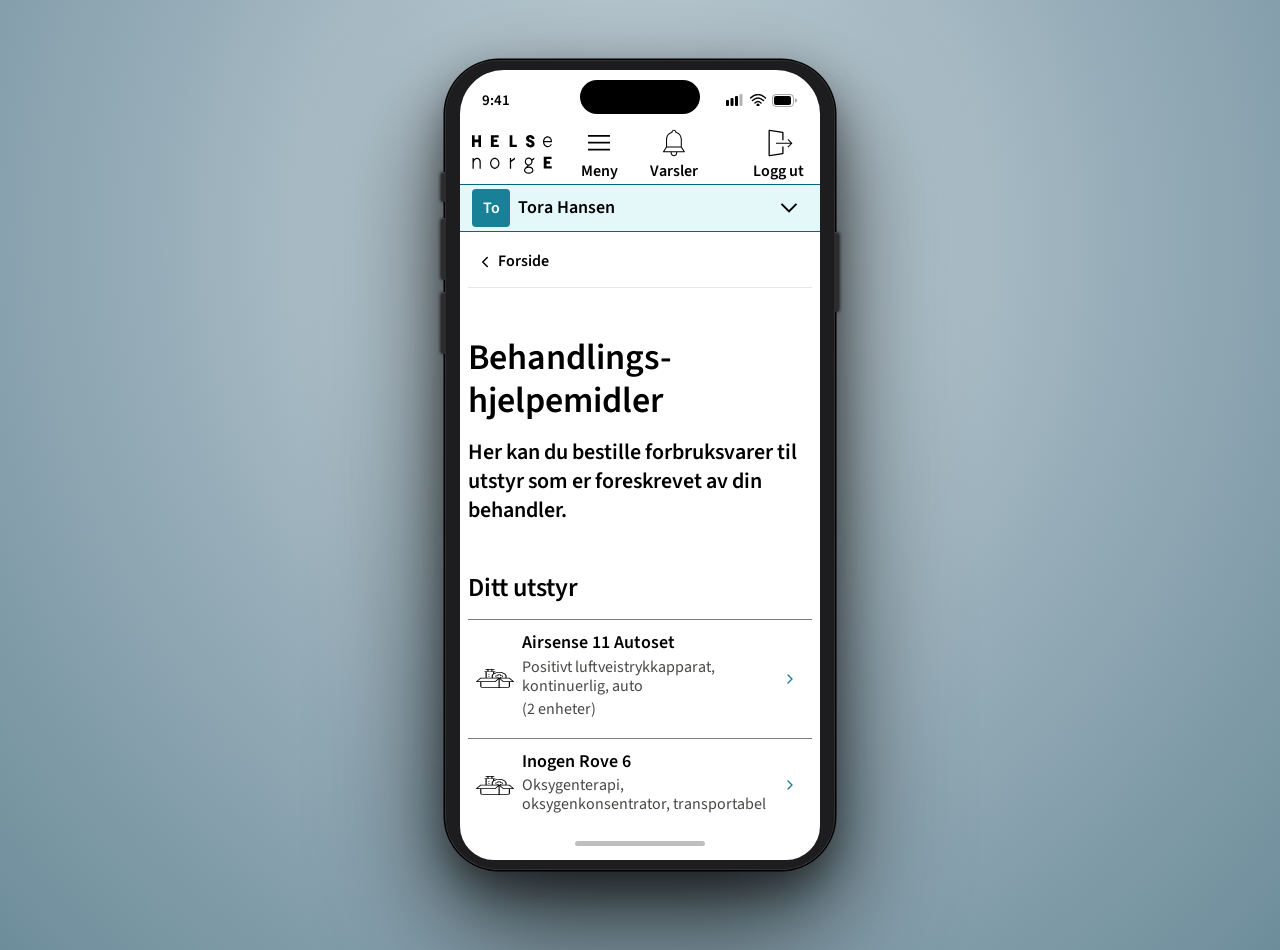
<file: behandlingshjelpemidler/index.html>
<!DOCTYPE html>
<html lang="no">
<head>
<meta charset="UTF-8">
<meta name="viewport" content="width=device-width, initial-scale=1.0">
<title>Behandlingshjelpemidler – Helsenorge</title>
<link href="https://fonts.googleapis.com/css2?family=Source+Sans+3:wght@400;600;700&family=Source+Sans+Pro:wght@400;600;700&display=swap" rel="stylesheet">
<link rel="icon" type="image/svg+xml" href="favicon.svg">
<script src="https://mcp.figma.com/mcp/html-to-design/capture.js" async></script>
<style>
:root {
  --blueberry-50:  #E4F7F9; --blueberry-100: #CAE7ED; --blueberry-200: #AFDAE3;
  --blueberry-500: #188097; --blueberry-600: #126F87; --blueberry-700: #08667C;
  --blueberry-800: #06596C; --blueberry-900: #084350;
  --cherry-50: #FFF2EA; --cherry-100: #F7E1D2; --cherry-500: #C83521; --cherry-700: #A31F0E;
  --kiwi-50: #E6F8EE; --kiwi-100: #C2EDD6; --kiwi-700: #0CA161; --kiwi-800: #099150; --kiwi-900: #078141;
  --banana-50: #FDF8DF; --banana-100: #FCF2BF; --banana-700: #AB7C00; --banana-800: #916500;
  --neutral-50: #F5F3F3; --neutral-100: #EAE7E7; --neutral-200: #D6D4D3; --neutral-300: #BDBAB9;
  --neutral-500: #989693; --neutral-600: #7D7C79; --neutral-700: #62625F;
  --neutral-800: #474745; --neutral-900: #2B2C2B;

  --color-action-text-onlight:              #126F87;
  --color-action-text-onlight-hover:        #08667C;
  --color-action-border-onlight:            #188097;
  --color-action-border-onlight-hover:      #08667C;
  --color-action-background-onlight:        #188097;
  --color-action-background-onlight-hover:  #08667C;
  --color-action-background-onlight-active: #06596C;
  --color-action-graphics-onlight:          #188097;
  --color-action-background-transparent-onlight-hover: rgba(18,111,135,0.13);

  --color-base-text-onlight:         #000000;
  --color-base-text-ondark:          #ffffff;
  --color-base-text-onlight-subdued: #474745;
  --color-base-border-onlight:       #7D7C79;
  --color-base-border-onlight-subtle:#D6D4D3;
  --color-base-background-cherry:    #FFF2EA;
  --color-base-background-dark-neutral: #2B2C2B;

  --color-notification-background-info:    #E4F7F9;
  --color-notification-border-info:        #08667C;
  --color-notification-background-warning: #FDF8DF;
  --color-notification-border-warning:     #AB7C00;
  --color-notification-background-success: #E6F8EE;
  --color-notification-border-success:     #078141;
  --color-notification-background-error:   #FFF2EA;
  --color-notification-border-error:       #A31F0E;
  --color-notification-text-success:       #078141;
  --color-notification-text-warning:       #916500;
  --color-notification-text-error:         #A31F0E;

  --color-disabled-text:     #62625F;
  --color-disabled-border:   #7D7C79;
  --color-disabled-graphics: #62625F;
  --color-help-graphics-normal: #5C27A1;
  --color-placeholder-text-onlight: #62625F;

  --component-listelements-background-neutral-light:  #F5F3F3;
  --component-listelements-background-neutral-medium: #EAE7E7;
  --component-listelements-border-neutral-normal:     #7D7C79;

  --space-4xs: 0.125rem; --space-3xs: 0.25rem; --space-2xs: 0.5rem;
  --space-xs: 0.75rem;   --space-s: 1rem;      --space-m: 1.5rem;
  --space-l: 2rem;       --space-xl: 3rem;     --space-2xl: 4rem;

  --mobile-h1: 600 2rem/120% 'Source Sans Pro', sans-serif;
  --mobile-h2: 600 1.625rem/120% 'Source Sans Pro', sans-serif;
  --mobile-h3: 600 1.375rem/136% 'Source Sans Pro', sans-serif;
  --mobile-h4: 600 1.25rem/130% 'Source Sans Pro', sans-serif;
  --mobile-label: 600 1.125rem/120% 'Source Sans Pro', sans-serif;
  --mobile-label-subdued: 400 1.125rem/120% 'Source Sans Pro', sans-serif;
  --mobile-sublabel: 600 1rem/120% 'Source Sans 3', sans-serif;
  --mobile-sublabel-subdued: 400 1rem/120% 'Source Sans 3', sans-serif;
  --mobile-body: 400 1.125rem/150% 'Source Sans Pro', sans-serif;
  --mobile-body-strong: 600 1.125rem/150% 'Source Sans Pro', sans-serif;
  --mobile-image-caption: 400 1rem/150% 'Source Sans Pro', sans-serif;

  --radius-s: 4px; --radius-m: 8px; --radius-l: 16px; --radius-full: 9999px;
  --focus-outline: 3px solid #000; --focus-offset: 2px;
}

*, *::before, *::after { box-sizing: border-box; margin: 0; padding: 0; }
[hidden] { display: none !important; }

body {
  font: var(--mobile-body);
  color: var(--color-base-text-onlight);
  background: #fff;
  display: flex; flex-direction: column; align-items: center; min-height: 100vh;
}

a:focus-visible, button:focus-visible, input:focus-visible, textarea:focus-visible {
  outline: var(--focus-outline); outline-offset: var(--focus-offset); border-radius: var(--radius-s);
}

.app {
  background: #fff; width: 100%; min-height: 100vh;
  display: flex; flex-direction: column; align-items: center; gap: var(--space-3xs);
}

/* ── Header ── */
.header { background: var(--blueberry-50); width: 100%; }
.header__top {
  background: #fff; display: flex; align-items: center;
  justify-content: space-between; padding: 0 12px;
}
.header__left { display: flex; gap: 24px; align-items: center; }
.logo { display: flex; align-items: center; text-decoration: none; flex-shrink: 0; }
.logo img { height: 34px; width: 80px; display: block; }
.icon-btn {
  display: flex; flex-direction: column; align-items: center;
  gap: 0; background: none; border: none; cursor: pointer;
  padding: 0 4px 4px; border-radius: var(--radius-m);
  color: var(--color-base-text-onlight); transition: background 0.15s;
}
.icon-btn:hover { background: var(--color-action-background-transparent-onlight-hover); }
.icon-btn__icon { width: 38px; height: 38px; display: flex; align-items: center; justify-content: center; }
.icon-btn__icon svg { display: block; }
.icon-btn__label { font: 600 16px/18px 'Source Sans Pro', sans-serif; color: var(--color-base-text-onlight); white-space: nowrap; }
.profile-bar {
  background: var(--blueberry-50);
  border-top: 1px solid var(--blueberry-700);
  border-bottom: 1px solid var(--blueberry-700);
  display: flex; align-items: center; gap: var(--space-2xs);
  padding: var(--space-3xs) var(--space-xs); cursor: pointer;
}
.profile-bar__inner { display: flex; flex: 1; gap: var(--space-2xs); align-items: center; min-width: 0; }
.avatar {
  width: 38px; height: 38px; background: var(--color-action-background-onlight);
  border-radius: var(--radius-s); display: flex; align-items: center;
  justify-content: center; flex-shrink: 0; color: #fff;
  font: 600 16px/1.4 'Source Sans Pro', sans-serif;
}
.profile-bar__name { font: var(--mobile-label); color: var(--color-base-text-onlight); white-space: nowrap; }
.chevron { width: 38px; height: 38px; display: flex; align-items: center; justify-content: center; flex-shrink: 0; }
.chevron svg { display: block; }

/* ── Page title ── */
.page-title { width: 344px; padding-top: var(--space-xl); }
.page-title h1 { font: 600 2.25rem/120% 'Source Sans Pro', sans-serif; color: var(--color-base-text-onlight); }
.page-intro { width: 344px; font: 600 1.375rem/130% 'Source Sans Pro', sans-serif; color: var(--color-base-text-onlight); }
.section-h2 { width: 344px; font: var(--mobile-h2); color: var(--color-base-text-onlight); }

/* ── Notification panel ── */
.notification-panel {
  width: 344px; border-radius: var(--radius-m);
  display: flex; gap: var(--space-xs); padding: var(--space-xs) var(--space-s); align-items: flex-start;
}
.notification-panel--info    { background: var(--color-notification-background-info); border: 2px solid var(--color-notification-border-info); border-radius: var(--radius-s); box-shadow: 4px 4px 6px 0px rgba(0,0,0,0.15); gap: 4px; padding: 8px 8px 12px 8px; }
.notification-panel--success { background: var(--color-notification-background-success); border: 2px solid var(--color-notification-border-success); border-radius: var(--radius-s); box-shadow: 4px 4px 6px 0px rgba(0,0,0,0.15); gap: 8px; padding: 8px 8px 12px 12px; }
.notification-panel--warning { background: var(--color-notification-background-warning); border-left: 4px solid var(--color-notification-border-warning); }
.notification-panel--error   { background: #FFF2EA; border: 2px solid #A31F0E; border-radius: 4px; box-shadow: 4px 4px 6px 0px rgba(0,0,0,0.15); gap: 4px; padding: 8px 8px 12px 8px; }
.notification-panel__icon { width: 24px; height: 24px; flex-shrink: 0; margin-top: 2px; }
.notification-panel__icon svg { width: 24px; height: 24px; }
.notification-panel--success .notification-panel__icon { color: var(--color-notification-border-success); }
.notification-panel--warning .notification-panel__icon { color: var(--color-notification-border-warning); }
.notification-panel--info    .notification-panel__icon { color: var(--color-notification-border-info); }
.notification-panel__body { flex: 1; min-width: 0; }
.notification-panel__title { font: var(--mobile-body-strong); color: var(--color-base-text-onlight); margin-bottom: var(--space-4xs); }
.notification-panel__text  { font: var(--mobile-image-caption); color: var(--color-base-text-onlight); }

/* ── Equipment accordion card ── */
.equipment-card {
  width: 344px; background: #fff;
  border: 1px solid var(--neutral-200); border-radius: var(--radius-m); overflow: hidden;
}
.equipment-card + .equipment-card { margin-top: var(--space-2xs); }

.equipment-card__toggle {
  width: 100%; background: var(--neutral-50); border: none;
  border-bottom: 1px solid #fff;
  padding: var(--space-s); display: flex; align-items: center;
  gap: var(--space-xs); cursor: pointer; text-align: left;
}
.equipment-card__toggle:hover,
.equipment-card--open .equipment-card__toggle { background: var(--neutral-100); }

.equipment-card__icon {
  width: 40px; height: 40px; flex-shrink: 0; object-fit: contain;
}
.equipment-card__toggle-text { flex: 1; min-width: 0; }
.equipment-card__name  { font: var(--mobile-body-strong); color: var(--color-base-text-onlight); }
.equipment-card__model { font: var(--mobile-sublabel-subdued); color: var(--color-base-text-onlight-subdued); margin-top: 2px; }

.equipment-card__chevron {
  width: 20px; height: 20px; flex-shrink: 0;
  color: var(--color-action-text-onlight);
}

/* Deaktivert status variant */
.equipment-card__deaktivert-badge {
  display: inline-flex; align-items: center; gap: 6px;
  font: 400 16px/120% 'Source Sans 3', sans-serif; color: var(--color-base-text-onlight);
  margin-bottom: 2px;
}

/* ── Help expander ── */
.help-expander { width: 100%; margin-top: 1rem; }
.help-expander__trigger {
  display: flex; align-items: center;
  width: 100%; background: none; border: none; cursor: pointer; text-align: left;
  padding: 10px 2px 4px 8px; min-height: 44px;
}
.help-expander__trigger-inner { display: flex; align-items: flex-start; gap: 8px; }
.help-expander__question-icon { flex-shrink: 0; margin-top: 1px; }
.help-expander__trigger-text { font: 600 16px/1.2 'Source Sans 3', sans-serif; color: #5B22A6; padding-top: 3px; }
.help-expander__chevron { flex-shrink: 0; transition: transform 0.2s ease; margin-left: 1rem; width: 8.8px; height: 5.5px; }
.help-expander__trigger[aria-expanded="true"] .help-expander__chevron { transform: scaleY(-1); }
.help-expander__body { }
.help-expander__content {
  background: #F4ECFE; border: 1px solid #9153E2; border-radius: 4px;
  padding: 16px 16px 16px 36px; display: flex; flex-direction: column; gap: 10px;
}
.help-expander__text { font: 400 16px/1.5 'Source Sans Pro', sans-serif; color: #000; margin: 0; }
.help-expander__link {
  color: #126F87; text-decoration: underline;
  font: 600 16px/1.5 'Source Sans Pro', sans-serif;
}

/* Body: info + consumables list — hidden when collapsed */
.equipment-card__body {
  padding: 12px 16px 32px 14px;
  display: flex; flex-direction: column; gap: var(--space-s); align-items: flex-start;
}
.equipment-card__body .btn-outline { margin-top: 1rem; }
.equipment-card__divider { border: none; height: 1px; background: #949494; margin: var(--space-xs) 0; width: 100%; }

/* Duolist */
.duolist { display: flex; flex-direction: column; gap: var(--space-xs); }
.duolist__row { display: flex; flex-direction: column; gap: 2px; }
.duolist__key { font: var(--mobile-body-strong); color: var(--color-base-text-onlight); }
.duolist__value { font: var(--mobile-body); color: var(--color-base-text-onlight); }
.duolist__value--strong { font: var(--mobile-sublabel); color: var(--color-base-text-onlight); }
.duolist__value--urgent { font: var(--mobile-sublabel); color: var(--cherry-500); }
.unit-card { border: 1px solid #BDBAB9; background: #fff; display: flex; overflow: hidden; margin-bottom: var(--space-s); }
.unit-card__inner { border: 8px solid #EAE7E7; padding: 8px; display: flex; flex: 1; align-items: flex-start; }
.unit-card__status-strip { width: 6px; flex-shrink: 0; align-self: stretch; opacity: 0; }
.unit-card__content { flex: 1; padding: 16px 16px 16px 10px; display: flex; flex-direction: column; gap: 16px; }
.unit-card__label { font: 600 22px/1.36 'Source Sans Pro', sans-serif; color: #000; }
.unit-card__body { font: 400 18px/1.5 'Source Sans Pro', sans-serif; color: #000; }
.equip-list__units { font: var(--mobile-sublabel-subdued); color: var(--color-base-text-onlight-subdued); }

/* Read-only consumable list (expanded view) */
.consumable-info-list { display: flex; flex-direction: column; }
.consumable-info-row {
  display: flex; justify-content: space-between; align-items: baseline;
  gap: var(--space-xs); padding: var(--space-2xs) 0;
  border-bottom: 1px solid var(--neutral-100);
}
.consumable-info-row:last-child { border-bottom: none; }
.consumable-info-row__name { font: var(--mobile-sublabel); color: var(--color-base-text-onlight); flex: 1; }
.consumable-info-row__quota { font: var(--mobile-sublabel-subdued); color: var(--color-disabled-text); white-space: nowrap; }

/* ── Buttons ── */
.btn-primary {
  display: flex; align-items: center; justify-content: center; gap: var(--space-2xs);
  background: var(--color-action-background-onlight); color: #fff;
  border: none; border-radius: var(--radius-m); padding: var(--space-xs) var(--space-m); min-height: 44px;
  font: var(--mobile-label); cursor: pointer; width: auto; transition: background 0.15s;
}
.btn-primary:hover { background: var(--color-action-background-onlight-hover); }
.btn-primary svg { width: 20px; height: 20px; }
.btn-primary:disabled { background: var(--neutral-200); color: var(--color-disabled-text); cursor: not-allowed; }

.btn-outline {
  display: inline-flex; align-items: center; gap: var(--space-3xs);
  background: none; border: 2px solid var(--color-action-border-onlight);
  border-radius: var(--radius-m); cursor: pointer;
  padding: var(--space-2xs) var(--space-s);
  color: var(--color-action-text-onlight); font: var(--mobile-label); font-size: 1rem;
  transition: border-color 0.15s, background 0.15s; text-decoration: none;
  width: auto;
}
.btn-outline:hover { border-color: var(--color-action-border-onlight-hover); background: var(--color-action-background-transparent-onlight-hover); }
.btn-outline svg { width: 18px; height: 18px; }

.order-cancel-link {
  font: var(--mobile-label-subdued); color: var(--color-action-text-onlight);
  text-decoration: underline; text-underline-offset: 3px; background: none;
  border: none; cursor: pointer; padding: 0; align-self: flex-start; margin-top: var(--space-2xs);
}

.btn-borderless {
  display: inline-flex; align-items: center; gap: var(--space-3xs);
  background: none; border: none; cursor: pointer;
  padding: var(--space-2xs) 0; text-decoration: none;
  color: var(--color-action-text-onlight); border-radius: var(--radius-s);
}
.btn-borderless:hover { color: var(--color-action-text-onlight-hover); }
.btn-borderless__text { font: var(--mobile-label-subdued); text-decoration: underline; text-underline-offset: 2px; }
.btn-borderless__icon { width: 38px; height: 38px; display: flex; align-items: center; justify-content: center; }
.btn-borderless__icon svg { width: 20px; height: 20px; }

/* ── Qty control ── */
.qty-control { display: flex; align-items: center; gap: var(--space-3xs); flex-shrink: 0; }
.qty-btn {
  min-width: 44px; height: 36px; border: 2px solid #188097;
  border-radius: 8px; background: none; cursor: pointer;
  display: flex; align-items: center; justify-content: center;
  padding: 0 12px;
  color: #126f87; font: 600 18px/22px 'Source Sans Pro', sans-serif; transition: background 0.15s;
}
.qty-btn:hover { background: var(--color-action-background-transparent-onlight-hover); }
.qty-btn:disabled { border: 2px dashed #989693; color: #62625f; cursor: not-allowed; }
.qty-display { font: var(--mobile-label); color: var(--color-base-text-onlight); min-width: 28px; text-align: center; }

/* ── Order flow ── */
.order-nav {
  width: 100%; display: flex; align-items: center;
  padding: 0 var(--space-s); height: 52px; border-bottom: 1px solid var(--neutral-100);
  background: #fff;
}
.order-nav__back {
  display: flex; align-items: center; gap: var(--space-3xs);
  background: none; border: none; cursor: pointer;
  color: var(--color-base-text-onlight); font: var(--mobile-sublabel); padding: var(--space-2xs);
  border-radius: var(--radius-s);
}
.order-nav__back:hover { background: var(--color-action-background-transparent-onlight-hover); }
.order-nav__back svg { width: 18px; height: 18px; }

/* ── iOS-style confirmation alert ── */
.ios-alert-overlay {
  position: fixed; inset: 0; background: rgba(0,0,0,0.4);
  display: flex; align-items: center; justify-content: center;
  z-index: 9999; padding: 20px;
}
.ios-alert {
  background: rgba(242,242,247,0.98); backdrop-filter: blur(20px);
  border-radius: 14px; width: 270px; overflow: hidden;
  box-shadow: 0 4px 32px rgba(0,0,0,0.3);
}
.ios-alert__body {
  padding: 20px 16px 16px;
  text-align: center;
}
.ios-alert__title {
  font: 600 17px/1.3 -apple-system, 'SF Pro Display', sans-serif;
  color: #000; margin-bottom: 4px;
}
.ios-alert__message {
  font: 400 13px/1.4 -apple-system, 'SF Pro Text', sans-serif;
  color: #000;
}
.ios-alert__buttons {
  display: flex; border-top: 0.5px solid rgba(60,60,67,0.29);
}
.ios-alert__btn {
  flex: 1; padding: 11px 8px;
  background: none; border: none; cursor: pointer;
  font: 400 17px/1.3 -apple-system, 'SF Pro Text', sans-serif;
  color: #007AFF;
}
.ios-alert__btn + .ios-alert__btn {
  border-left: 0.5px solid rgba(60,60,67,0.29);
}
.ios-alert__btn--confirm { font-weight: 600; }
.ios-alert__btn:active { background: rgba(0,0,0,0.1); }

/* ── Wizard progress bar ── */
.wizard-bar { width: 344px; padding: var(--space-m) 0 var(--space-s); }
.wizard-bar__track { display: flex; align-items: center; height: 24px; }
.wizard-cap { width: 4px; height: 12px; flex-shrink: 0; }
.wizard-cap--done { background: var(--blueberry-600); border-radius: 6px 0 0 6px; }
.wizard-cap--end  { background: var(--blueberry-50);  border-radius: 0 6px 6px 0; }
.wizard-seg { flex: 1; height: 12px; }
.wizard-seg--done { background: var(--blueberry-600); }
.wizard-seg--todo { background: var(--blueberry-50); }
.wizard-dot {
  width: 24px; height: 24px; flex-shrink: 0;
  position: relative; display: flex; align-items: center; justify-content: center;
}
.wizard-dot::before {
  content: ''; position: absolute; left: 0; right: 0; top: 6px; bottom: 6px;
}
.wizard-dot--done::before    { background: var(--blueberry-600); }
.wizard-dot--todo::before    { background: var(--blueberry-50); }
.wizard-dot--current::before { background: linear-gradient(to right, var(--blueberry-600) 50%, var(--blueberry-50) 50%); }
.wizard-pip { position: relative; z-index: 1; border-radius: 50%; }
.wizard-dot--done .wizard-pip    { width: 8px; height: 8px; background: #fff; }
.wizard-dot--todo .wizard-pip    { width: 8px; height: 8px; background: #fff; border: 1.5px solid var(--blueberry-200); }
.wizard-dot--current .wizard-pip { width: 20px; height: 20px; background: #fff; border: 2.5px solid var(--blueberry-600); box-shadow: 0 0 0 2px #fff; }

#viewOrder { width: 100%; display: flex; flex-direction: column; align-items: center; }
.order-step { width: 344px; display: flex; flex-direction: column; gap: var(--space-s); padding-bottom: var(--space-xl); }
.order-step .btn-primary, .order-step .btn-outline, .order-step .btn-borderless { align-self: flex-start; }
.order-step__title { font: var(--mobile-h2); color: var(--color-base-text-onlight); }
.order-step__optional { font: var(--mobile-sublabel-subdued); color: var(--color-disabled-text); margin-top: calc(-1 * var(--space-3xs)); }

/* Per-machine section in Step 1 */
.order-machine { width: 100%; border-top: 1px solid #7D7C79; border-bottom: 1px solid #7D7C79; margin-bottom: -1px; background: #fff; }
.order-machine--open { background: #F5F3F3; }
.order-machine__header {
  display: flex; align-items: center;
  padding: 8px;
  cursor: pointer; background: transparent;
  border: none; border-bottom: 0 solid #fff; width: 100%; text-align: left;
}
.order-machine--open .order-machine__header { border-bottom: 1px solid #fff; }
.order-machine__icon { width: 38px; height: 38px; flex-shrink: 0; object-fit: contain; }
.order-machine__info { flex: 1; min-width: 0; padding: 12px 0 12px 8px; }
.order-machine__label { font: 600 18px/1.2 'Source Sans Pro', sans-serif; color: #000; }
.order-machine__type { font: 400 16px/1.2 'Source Sans Pro', sans-serif; color: #474745; margin-top: 2px; }
.order-machine__chevron { width: 44px; display: flex; align-items: center; justify-content: center; flex-shrink: 0; }
.order-machine__chevron-icon { transition: transform 0.2s; }
.order-machine--open .order-machine__chevron-icon { transform: rotate(180deg); }
.order-machine__body { display: flex; flex-direction: column; background: #fff; padding: 12px 16px 32px 14px; }
.order-machine--closed .order-machine__body { display: none; }

.order-consumable-row {
  display: flex; align-items: center; gap: var(--space-xs);
  padding: var(--space-xs) 0; border-bottom: 1px solid var(--neutral-100);
}
.order-consumable-row:last-child { border-bottom: none; }
.order-consumable-row__info { flex: 1; min-width: 0; }
.order-consumable-row__name { font: var(--mobile-sublabel-subdued); color: var(--color-base-text-onlight); }
.order-consumable-row__quota { font: var(--mobile-sublabel-subdued); color: var(--color-disabled-text); margin-top: 2px; }
.order-consumable-row__last-order { font: var(--mobile-sublabel-subdued); color: var(--color-base-text-onlight-subdued); margin-top: 2px; }
.order-consumable-row__unavailable { font: var(--mobile-sublabel-subdued); display: inline-flex; align-items: center; gap: 6px; margin-top: 4px; color: var(--banana-700); }
.order-consumable-row__unavailable svg { width: 16px; height: 16px; flex-shrink: 0; }

/* Step 2: Delivery */
.radio-group { display: flex; flex-direction: column; gap: var(--space-2xs); }
.radio-item {
  display: flex; align-items: flex-start; gap: var(--space-xs);
  background: var(--neutral-50); border: 1.5px solid var(--neutral-200);
  border-radius: var(--radius-m); padding: var(--space-s); cursor: pointer;
}
.radio-item--selected { border-color: var(--color-action-border-onlight); background: var(--blueberry-50); }
.radio-item input[type="radio"] { margin-top: 3px; accent-color: var(--color-action-background-onlight); flex-shrink: 0; width: 18px; height: 18px; }
.radio-item__label { font: var(--mobile-body); color: var(--color-base-text-onlight); }
.radio-item__sub { font: var(--mobile-image-caption); color: var(--color-disabled-text); margin-top: 2px; }

.alt-address-form { display: flex; flex-direction: column; gap: var(--space-xs); margin-top: var(--space-xs); }
.form-field label { display: block; font: var(--mobile-sublabel); color: var(--color-base-text-onlight); margin-bottom: var(--space-3xs); }
.form-field input, .form-field textarea {
  width: 100%; border: 1.5px solid var(--neutral-300); border-radius: var(--radius-m);
  padding: var(--space-xs) var(--space-s); font: var(--mobile-body);
  color: var(--color-base-text-onlight); background: #fff; resize: none;
}
.form-field input:focus, .form-field textarea:focus { border-color: var(--color-action-border-onlight); outline: none; }

.form-field__error-msg { display: none; font: var(--mobile-label); color: #A31F0E; margin-bottom: var(--space-2xs); }
.form-field--error { border-left: 4px solid #A31F0E; background: var(--color-notification-background-error); border-top: 1px solid #D56147; border-right: 1px solid #D56147; border-bottom: 1px solid #D56147; padding: 16px 12px 24px 8px; }
.form-field--error .form-field__error-msg { display: block; }
.form-field--error input { border: 2px solid var(--color-base-border-onlight); }

/* Step 4: Summary */
.summary-machine {
  border: 1px solid var(--neutral-200); border-radius: var(--radius-m); overflow: hidden;
}
.summary-machine + .summary-machine { margin-top: var(--space-2xs); }
.summary-machine__header {
  background: var(--neutral-50); padding: 8px 12px;
  border-bottom: 1px solid var(--neutral-100);
  font: 600 1.2rem/120% 'Source Sans Pro', sans-serif; color: var(--color-base-text-onlight);
  margin: 0;
}
.summary-machine__model { font: var(--mobile-sublabel-subdued); color: var(--color-disabled-text); }
.order-summary-list { margin: 2px 0 0; padding: 0 0 0 1.2em; list-style: disc; display: flex; flex-direction: column; gap: 2px; }
.order-summary-list li { font: var(--mobile-body); color: var(--color-base-text-onlight); }
.confirm-table-flat { width: 100%; border-collapse: collapse; margin-bottom: var(--space-s); }
.confirm-table-flat th { background: #F5F3F3; border: 1px solid #989693; padding: 8px 12px; font: 400 16px/normal 'Source Sans Pro', sans-serif; color: #000; text-align: left; vertical-align: bottom; }
.confirm-table-flat .col-qty { width: 1%; white-space: nowrap; }
.confirm-table-flat td { background: #fff; border: 1px solid #989693; padding: 8px 12px; font: 400 16px/normal 'Source Sans Pro', sans-serif; color: #000; vertical-align: top; }

.summary-section {
  border: 1px solid var(--neutral-200); border-radius: var(--radius-m); overflow: hidden;
  margin-top: var(--space-2xs);
}
.summary-section__header {
  background: var(--neutral-50); padding: var(--space-xs) var(--space-s);
  border-bottom: 1px solid var(--neutral-100);
  font: var(--mobile-sublabel); color: var(--color-base-text-onlight);
}
.summary-section__body { padding: var(--space-xs) var(--space-s); font: var(--mobile-body); color: var(--color-base-text-onlight); }

/* ── Order history card ── */
/* ── Siste bestilling expander card ── */
.order-card {
  width: 344px; background: #fff;
  border-top: 1px solid #7D7C79;
  border-bottom: 1px solid #7D7C79;
}
.order-card__toggle {
  width: 100%; background: #fff; border: none; cursor: pointer; text-align: left;
  display: flex; align-items: center; justify-content: space-between;
  min-height: 64px; padding: var(--space-2xs);
}
.order-card__toggle:hover,
.order-card--open .order-card__toggle { background: #E7E7E7; }
.order-card__main { flex: 1; min-width: 0; padding-left: var(--space-2xs); }
.order-card__status-row {
  display: flex; align-items: center; gap: var(--space-2xs); min-height: 28px;
}
.order-card__dot-clip { width: 24px; height: 24px; flex-shrink: 0; }
.order-card__dot-clip img { width: 24px; height: 24px; display: block; }
.order-card__status-text { font: 400 1rem/1.2 'Source Sans 3', sans-serif; color: var(--neutral-800); }
.order-card__title { font: 400 1.125rem/1.2 'Source Sans Pro', sans-serif; color: #000; margin-bottom: 4px; }
.order-card__subtitle { font: 400 1.125rem/1.2 'Source Sans Pro', sans-serif; color: var(--color-base-text-onlight); }
.order-card__chevron-wrap {
  display: flex; align-items: center; justify-content: center;
  width: 44px; min-height: 48px; flex-shrink: 0;
}
.order-card__chevron-wrap img { width: 38px; height: 38px; transform: scaleY(1); transition: transform 0.2s ease; }
.order-card--open .order-card__chevron-wrap img { transform: scaleY(-1); }
.order-card__body { background: #F5F3F3; padding: var(--space-xs) var(--space-s); display: flex; flex-direction: column; gap: var(--space-xs); border-top: 1px solid var(--neutral-100); }
.order-card__machine-section { display: flex; flex-direction: column; gap: var(--space-3xs); }
.order-card__machine-section + .order-card__machine-section { padding-top: var(--space-xs); border-top: 1px solid var(--neutral-100); }
.order-card__machine-name { font: var(--mobile-sublabel); color: var(--color-base-text-onlight); margin-bottom: var(--space-3xs); }
.order-card__line { display: flex; justify-content: space-between; }
.order-card__item { font: var(--mobile-body); color: var(--color-base-text-onlight); }
.order-card__qty  { font: var(--mobile-body); color: var(--color-disabled-text); }

/* ── Equipment link list ── */
.equip-list { width: 344px; display: flex; flex-direction: column; }
.equip-list__item {
  background: #fff; border-top: 1px solid #7D7C79; border-bottom: 1px solid #7D7C79;
  border-left: none; border-right: none;
  margin-bottom: -1px; width: 100%; display: flex; cursor: pointer;
  text-align: left; min-height: 64px; overflow: hidden; padding: 0;
}
.equip-list__item:hover { background: var(--neutral-50); }
.equip-list__status-strip { width: 6px; flex-shrink: 0; align-self: stretch; }
.equip-list__inner {
  flex: 1; min-width: 0; display: flex; align-items: center;
  justify-content: space-between; padding: 8px 0 8px 2px; align-self: stretch;
}
.equip-list__element { flex: 1; min-width: 0; display: flex; flex-direction: column; }
.equip-list__status-dot-row { display: flex; align-items: center; gap: 8px; padding-top: 0.5rem; padding-bottom: 2px; padding-left: 8px; }
.equip-list__status-dot-text { font: 400 16px/1.2 'Source Sans 3', sans-serif; color: #474745; }
.equip-list__icon-frame { width: 38px; flex-shrink: 0; display: flex; align-items: center; justify-content: center; }
.equip-list__icon { width: 38px; height: 38px; object-fit: contain; }
.equip-list__label { flex: 1; min-width: 0; padding: 4px 0 10px 8px; display: flex; flex-direction: column; gap: 4px; }
.equip-list__name  { font: 600 18px/1.2 'Source Sans Pro', sans-serif; color: #000; }
.equip-list__model { font: 400 16px/1.2 'Source Sans 3', sans-serif; color: #474745; }
.equip-list__chevron { width: 44px; height: 48px; flex-shrink: 0; display: flex; align-items: center; justify-content: center; }

/* ── Link list ── */
.link-list { width: 336px; display: flex; flex-direction: column; list-style: none; padding: 0; margin: 0; }
.link-list__item {
  background: var(--component-listelements-background-neutral-light);
  border-top: 1px solid var(--component-listelements-border-neutral-normal);
  border-bottom: 1px solid var(--component-listelements-border-neutral-normal);
  display: flex; align-items: center; justify-content: space-between;
  gap: var(--space-xs); padding: var(--space-xs) var(--space-2xs);
  text-decoration: none; margin-top: -1px; transition: background 0.12s;
}
.link-list__item:first-child { margin-top: 0; }
.link-list__item:hover { background: var(--component-listelements-background-neutral-medium); }
.link-list__item span { font: var(--mobile-label-subdued); color: var(--color-base-text-onlight); flex: 1; }
.link-list__chevron { width: 38px; height: 38px; display: flex; align-items: center; justify-content: center; flex-shrink: 0; }
.link-list__chevron svg { width: 14px; height: 14px; }

/* ── Spacing ── */
.sp-3xs { height: var(--space-3xs); flex-shrink: 0; width: 100%; }
.sp-2xs { height: var(--space-2xs); flex-shrink: 0; width: 100%; }
.sp-xs  { height: var(--space-xs);  flex-shrink: 0; width: 100%; }
.sp-s   { height: var(--space-s);   flex-shrink: 0; width: 100%; }
.sp-m   { height: var(--space-m);   flex-shrink: 0; width: 100%; }
.sp-l   { height: var(--space-l);   flex-shrink: 0; width: 100%; }
.sp-xl  { height: var(--space-xl);  flex-shrink: 0; width: 100%; }

/* ── Footer ── */
.footer {
  background: var(--color-base-background-dark-neutral);
  width: 100%; padding: var(--space-m) var(--space-xs);
  display: flex; flex-direction: column; gap: var(--space-s);
}
.footer__row { display: flex; align-items: center; gap: var(--space-s); }
.footer__icon { width: 38px; height: 38px; display: flex; align-items: center; justify-content: center; flex-shrink: 0; color: #fff; }
.footer__icon svg { width: 24px; height: 24px; }
.footer__text-large { font: var(--mobile-label); color: #fff; display: block; }
.footer__text-small { font: var(--mobile-image-caption); color: var(--neutral-300); display: block; }
.footer__divider { height: 1px; background: var(--neutral-800); }
.footer__links { display: flex; flex-direction: column; gap: var(--space-s); }
.footer__link { font: var(--mobile-label-subdued); font-size: 1.125rem; color: #fff; text-decoration: none; }
.footer__link:hover { text-decoration: underline; }
.footer__lang { display: flex; gap: var(--space-m); align-items: center; }
.footer__lang-sep { width: 1px; height: 24px; background: var(--neutral-700); }
.footer__brand { font: var(--mobile-h4); color: #fff; }
/* ── Field tags (required/optional) ── */
.field-tag {
  font: 400 1rem/1.5 'Source Sans Pro', sans-serif;
  color: #474745;
  display: inline;
}
.field-tag--required {
  background: linear-gradient(180deg, rgba(252,242,191,0) 8%, rgb(252,242,191) 8%, rgb(252,242,191) 92%, rgba(252,242,191,0) 92%);
}
.field-tag--optional {
  background: linear-gradient(180deg, rgba(202,231,237,0) 8%, rgb(202,231,237) 8%, rgb(202,231,237) 92%, rgba(202,231,237,0) 92%);
}

/* ── Consumable status list (expanded equipment card) ── */
.consumable-section { border-top: 1px solid #7D7C79; border-bottom: 1px solid #7D7C79; margin-top: var(--space-m); }
.consumable-section__header { background: #F5F3F3; border-bottom: 1px solid #fff; padding: 20px 16px; font: 600 26px/1.2 'Source Sans Pro', sans-serif; color: #000; }
.consumable-section__body { padding: 12px 16px 32px 14px; display: flex; flex-direction: column; gap: 16px; align-items: flex-start; }
.consumable-section__body .btn-outline { margin-top: 1rem; }
.consumable-status-row { display: flex; flex-direction: column; gap: 2px; }
.consumable-status-row__name { font: 400 18px/1.5 'Source Sans Pro', sans-serif; color: #000; }
.consumable-status-row__last-order { font: 400 16px/1.2 'Source Sans 3', sans-serif; color: #62625F; }
.consumable-status-badge { font: 400 16px/1.2 'Source Sans 3', sans-serif; display: inline-flex; align-items: center; gap: 8px; margin-top: 2px; }
.consumable-status-badge svg { width: 16px; height: 16px; flex-shrink: 0; }
.consumable-status-badge--ok   { color: #078141; }
.consumable-status-badge--wait { color: #AB7C00; }
.consumable-status-badge--no   { color: #AB7C00; }

/* ── Delivery select dropdown ── */
.delivery-select-wrap { position: relative; }
.delivery-select-wrap::after {
  content: '';
  position: absolute; right: var(--space-s); top: 50%; transform: translateY(-50%);
  width: 0; height: 0;
  border-left: 5px solid transparent; border-right: 5px solid transparent;
  border-top: 6px solid var(--color-base-text-onlight-subdued);
  pointer-events: none;
}
.delivery-select {
  width: 100%; border: 1.5px solid var(--neutral-300); border-radius: var(--radius-m);
  padding: var(--space-xs) var(--space-s); font: var(--mobile-body);
  color: var(--color-base-text-onlight); background: #fff;
  appearance: none; -webkit-appearance: none; cursor: pointer;
}
.delivery-select:focus { border-color: var(--color-action-border-onlight); outline: none; }
.delivery-address-form { display: flex; flex-direction: column; gap: var(--space-xs); }

/* ── History view ── */
#viewHistory { width: 100%; display: flex; flex-direction: column; align-items: center; }
.history-card {
  width: 344px; background: #fff;
  border-top: 1px solid #7D7C79;
  border-bottom: 1px solid #7D7C79;
  margin-bottom: -1px;
}
.history-card__toggle {
  width: 100%; background: #fff; border: none;
  padding: 8px 8px 8px 16px; display: flex; align-items: flex-start;
  justify-content: space-between; cursor: pointer; text-align: left;
  min-height: 64px;
}
.history-card__toggle:hover,
.history-card--open .history-card__toggle { background: #E7E7E7; }
.history-card__toggle-text { flex: 1; min-width: 0; padding: 4px 0; }
.history-card__title { font: 400 1.125rem/1.2 'Source Sans Pro', sans-serif; color: var(--color-base-text-onlight); }
.history-card__date  { font: 400 1.125rem/1.2 'Source Sans Pro', sans-serif; color: var(--color-base-text-onlight); }
.history-card__toggle-text { display: flex; flex-direction: column; }
.history-card__date--top { order: -1; color: #62625f; }
.history-card__chevron-wrap {
  display: flex; align-items: center; justify-content: center;
  width: 44px; min-height: 48px; flex-shrink: 0;
}
.history-card__chevron-wrap img { width: 38px; height: 38px; transform: scaleY(1); transition: transform 0.2s ease; }
.history-card--open .history-card__chevron-wrap img { transform: scaleY(-1); }
.history-card__body {
  background: #F5F3F3;
  padding: var(--space-s); display: flex; flex-direction: column; gap: var(--space-xs);
  border-top: 1px solid var(--neutral-100);
}

/* ── Phone frame shell (desktop) ── */
.phone-wrap { display: contents; }
.phone-shell { display: contents; }
.phone-chrome-top, .phone-chrome-bottom { display: none; }
.phone-btn-silent, .phone-btn-vol-up, .phone-btn-vol-down, .phone-btn-power { display: none; }

@media (min-width: 480px) {
  body {
    background: radial-gradient(ellipse at 50% 25%, #cdd9e0 0%, #9ab0bb 50%, #6e8d9b 100%);
    padding: 60px 0 80px;
    justify-content: flex-start;
    align-items: center;
  }

  /* Outer wrapper — provides relative positioning for side buttons */
  .phone-wrap {
    display: block;
    position: relative;
    flex-shrink: 0;
  }

  /* Side buttons */
  .phone-btn-silent,
  .phone-btn-vol-up,
  .phone-btn-vol-down,
  .phone-btn-power {
    display: block;
    position: absolute;
    background: #2c2c2e;
    border-radius: 3px;
  }
  .phone-btn-silent {
    left: -4px; top: 112px;
    width: 4px; height: 30px;
    border-radius: 3px 0 0 3px;
    box-shadow: -1px 0 3px rgba(0,0,0,0.6), inset 0 1px 0 rgba(255,255,255,0.12);
  }
  .phone-btn-vol-up {
    left: -4px; top: 158px;
    width: 4px; height: 62px;
    border-radius: 3px 0 0 3px;
    box-shadow: -1px 0 3px rgba(0,0,0,0.6), inset 0 1px 0 rgba(255,255,255,0.12);
  }
  .phone-btn-vol-down {
    left: -4px; top: 232px;
    width: 4px; height: 62px;
    border-radius: 3px 0 0 3px;
    box-shadow: -1px 0 3px rgba(0,0,0,0.6), inset 0 1px 0 rgba(255,255,255,0.12);
  }
  .phone-btn-power {
    right: -4px; top: 172px;
    width: 4px; height: 80px;
    border-radius: 0 3px 3px 0;
    box-shadow: 1px 0 3px rgba(0,0,0,0.6), inset 0 1px 0 rgba(255,255,255,0.12);
  }

  /* iPhone outer frame */
  .phone-shell {
    display: flex;
    flex-direction: column;
    width: 390px;
    height: min(90vh, 852px);
    background: #1d1d1f;
    border-radius: 54px;
    padding: 10px 15px;
    box-shadow:
      inset 0 0 0 0.5px rgba(255,255,255,0.18),
      0 0 0 1.5px #000,
      0 50px 120px rgba(0,0,0,0.75),
      0 20px 40px rgba(0,0,0,0.45);
    overflow: hidden;
  }

  /* Status bar — appears as part of the screen, white background */
  .phone-chrome-top {
    display: flex;
    align-items: center;
    padding: 14px 22px 8px;
    flex-shrink: 0;
    position: relative;
    height: 54px;
    background: #fff;
    border-radius: 44px 44px 0 0;
  }
  /* Dynamic Island — black pill inside the screen */
  .phone-chrome-top__pill {
    position: absolute;
    left: 50%; top: 10px;
    transform: translateX(-50%);
    width: 120px; height: 34px;
    background: #000;
    border-radius: 18px;
    z-index: 2;
  }
  .phone-chrome-top__time {
    font: 600 15px/1 'Source Sans Pro', sans-serif;
    color: #000; flex: 1;
    position: relative; z-index: 1;
  }
  .phone-chrome-top__icons {
    display: flex; align-items: center; gap: 6px;
    position: relative; z-index: 1;
  }

  /* App — scrollable content, fills remaining height */
  .app {
    flex: 1;
    min-height: 0;
    width: 100%;
    overflow-y: auto;
    border-radius: 0;
    scrollbar-width: none;
  }
  .app::-webkit-scrollbar { display: none; }

  /* Home indicator */
  .phone-chrome-bottom {
    display: flex;
    align-items: center;
    justify-content: center;
    height: 34px;
    flex-shrink: 0;
    background: #fff;
    border-radius: 0 0 44px 44px;
  }
  .phone-chrome-bottom__bar {
    width: 130px; height: 5px;
    background: rgba(0,0,0,0.25);
    border-radius: 4px;
  }
}
</style>
</head>
<body>


<div class="phone-wrap">
<div class="phone-btn-silent"></div>
<div class="phone-btn-vol-up"></div>
<div class="phone-btn-vol-down"></div>
<div class="phone-btn-power"></div>
<div class="phone-shell">
<div class="phone-chrome-top">
  <span class="phone-chrome-top__time">9:41</span>
  <div class="phone-chrome-top__pill"></div>
  <div class="phone-chrome-top__icons">
    <svg width="18" height="12" viewBox="0 0 18 12" fill="#000"><rect x="0" y="6" width="3" height="6" rx="1"/><rect x="4.5" y="4" width="3" height="8" rx="1"/><rect x="9" y="2" width="3" height="10" rx="1"/><rect x="13.5" y="0" width="3" height="12" rx="1" opacity="0.3"/></svg>
    <svg width="16" height="12" viewBox="0 0 16 12" fill="none" stroke="#000" stroke-width="1.5" stroke-linecap="round"><path d="M0.5 4C3.2 1.5 5.5 0.5 8 0.5s4.8 1 7.5 3.5"/><path d="M2.5 6.5C4.5 4.8 6.2 4 8 4s3.5 0.8 5.5 2.5"/><path d="M5 9C6.2 7.9 7.1 7.5 8 7.5s1.8 0.4 3 1.5"/><circle cx="8" cy="11" r="0.8" fill="#000"/></svg>
    <svg width="26" height="13" viewBox="0 0 26 13" fill="none"><rect x="0.5" y="0.5" width="21" height="12" rx="3.5" stroke="#000" stroke-opacity="0.35"/><rect x="2" y="2" width="17" height="9" rx="2" fill="#000"/><path d="M23 4.5v4a2 2 0 0 0 0-4z" fill="#000" opacity="0.35"/></svg>
  </div>
</div>
<div class="app" id="app">

  <!-- ── SHARED HEADER ──────────────────────────────────── -->
  <header class="header">
    <div class="header__top">
      <div class="header__left">
        <a class="logo" href="#" aria-label="Helsenorge – til forsiden">
          <svg width="80" height="39" viewBox="0 0 80 39" fill="none" xmlns="http://www.w3.org/2000/svg"><path fill-rule="evenodd" clip-rule="evenodd" d="M56.6469 29.4761C55.1361 29.4761 53.9063 28.197 53.9063 26.6249C53.9063 25.0529 55.1361 23.7737 56.6469 23.7737C58.1578 23.7737 59.3875 25.0529 59.3875 26.6249C59.3875 28.197 58.1578 29.4761 56.6469 29.4761ZM56.7257 32.7427C58.6988 32.7427 60.3043 33.8282 60.3043 35.163C60.3043 36.4977 58.6988 37.5832 56.7257 37.5832C54.752 37.5832 53.1471 36.4977 53.1471 35.163C53.1471 33.8282 54.752 32.7427 56.7257 32.7427ZM56.6469 22.5902C54.4939 22.5902 52.7425 24.4001 52.7425 26.6249C52.7425 28.3882 53.8305 29.928 55.4536 30.4666C54.7744 31.145 53.0065 32.9161 52.8083 33.1319C52.2685 33.7314 51.9832 34.4337 51.9832 35.163C51.9832 37.1498 54.111 38.7661 56.7257 38.7661C59.3404 38.7661 61.4676 37.1498 61.4676 35.163C61.4676 33.1761 59.3404 31.5592 56.7257 31.5592C56.4352 31.5592 56.1447 31.5801 55.8571 31.6214C56.1076 31.3512 56.4446 30.9932 56.764 30.6566C58.8611 30.5921 60.5513 28.8037 60.5513 26.6249C60.5513 26.243 60.4978 25.8622 60.3914 25.491L62.2316 24.1443V22.4605L59.7874 24.2328C59.0505 23.2005 57.8919 22.5902 56.6469 22.5902ZM40.3829 0.180516H37.674V11.9726H44.8301V9.6863H40.3829V0.180516ZM58.7453 4.86556C57.8508 4.50333 56.8957 4.07356 56.8957 3.55832C56.8957 2.81055 57.2591 2.47761 58.0731 2.47761C59.4622 2.47761 59.641 3.76573 59.648 3.82072L59.6715 4.00722L62.5456 3.9588L62.5262 3.73465C62.2998 1.15542 60.2073 0 58.233 0C56.5305 0 53.9963 0.944421 53.9963 3.54457C53.9963 5.18595 55.2025 6.03354 56.3823 6.64622C56.5828 6.75022 56.8745 6.8614 57.2127 6.98991C58.2401 7.37964 59.7933 7.9696 59.7933 8.82974C59.7933 9.03297 59.6998 9.35814 59.4392 9.605C59.1587 9.87219 58.76 9.98935 58.2471 9.95289C57.0539 9.86801 56.6052 8.45496 56.6005 8.44062L56.554 8.28819L53.7352 8.37845L53.7558 8.60021C53.9169 10.3211 55.2449 12.3492 58.4571 12.4036C58.4847 12.4042 58.5118 12.4042 58.5394 12.4042C60.1203 12.4042 61.6564 11.6265 62.2957 10.4938C62.7885 9.62054 62.8226 8.09811 61.934 6.87754C61.3165 6.02935 60.2126 5.45971 58.7453 4.86556ZM74.5453 28.7194H78.1004V26.2525H74.5353V24.0146H79.5295V21.8096H71.7495V33.5616H79.6724V31.3088H74.5453V28.7194ZM39.112 23.0062H37.8375V33.8007H39.112V27.0212L43.0446 24.1443V22.4605L39.112 25.2388V23.0062ZM72.1829 6.10885C72.4252 4.00004 73.9402 2.37958 75.7109 2.37958C77.5247 2.37958 78.6438 3.73525 78.8038 6.10885H72.1829ZM80 6.70659C80 3.3001 78.3568 1.18411 75.7109 1.18411C73.0986 1.18411 70.9726 3.66113 70.9726 6.70659C70.9726 9.75145 73.0986 12.2291 75.7109 12.2291C77.3041 12.2291 78.7809 11.3056 79.6607 9.75922L79.7642 9.57751L78.7456 8.97977L78.6427 9.16089C77.9752 10.3336 76.8789 11.0336 75.7109 11.0336C73.9402 11.0336 72.4252 9.41313 72.1829 7.30432H80V6.70659ZM6.35683 4.58164H2.60119V0.180516H0V11.9439H2.68059V7.25411H6.42388V11.987H9.02918V0.180516H6.35683V4.58164ZM26.8323 9.67972H21.7052V7.09033H25.2597V4.62408H21.6946V2.38556H26.6894V0.180516H18.9082V11.9326H26.8323V9.67972ZM5.03183 22.6518C3.82621 22.6518 2.73057 23.2716 1.76726 24.4964V23.0062H0.492832V33.8007H1.76726V27.7481C1.76726 25.9507 3.24752 24.0122 4.70073 23.9082C5.51349 23.8502 6.12512 24.0188 6.57972 24.4246C7.13548 24.9226 7.45189 25.8054 7.52069 27.0487C7.62067 28.8545 7.58656 33.5431 7.58656 33.5903L7.5848 33.8007H8.75101V26.7397C8.75101 24.708 7.47365 22.6518 5.03183 22.6518ZM22.7979 32.6967C20.8448 32.6967 19.2563 30.7373 19.2563 28.3285C19.2563 25.9196 20.8448 23.9602 22.7979 23.9602C24.7504 23.9602 26.3395 25.9196 26.3395 28.3285C26.3395 30.7373 24.7504 32.6967 22.7979 32.6967ZM22.7979 22.7641C20.1967 22.7641 18.0801 25.2603 18.0801 28.3285C18.0801 31.396 20.1967 33.8922 22.7979 33.8922C25.3985 33.8922 27.5151 31.396 27.5151 28.3285C27.5151 25.2603 25.3985 22.7641 22.7979 22.7641Z" fill="black"/></svg>
        </a>
        <button class="icon-btn" aria-label="Åpne meny">
          <div class="icon-btn__icon" aria-hidden="true">
            <svg width="38" height="38" viewBox="0 0 38 38" fill="none" xmlns="http://www.w3.org/2000/svg"><path fill-rule="evenodd" clip-rule="evenodd" d="M29.9883 24.709V26.509H8V24.709H29.9883ZM29.9883 17.709V19.509H8V17.709H29.9883ZM29.9883 11V12.8H8V11H29.9883Z" fill="black"/></svg>
          </div>
          <span class="icon-btn__label">Meny</span>
        </button>
        <button class="icon-btn" aria-label="Varsler">
          <div class="icon-btn__icon" aria-hidden="true">
            <svg width="48" height="48" viewBox="0 0 48 48" fill="none" xmlns="http://www.w3.org/2000/svg"><path fill-rule="evenodd" clip-rule="evenodd" d="M28.0042 34.4813V34.2723H19.7962V34.4813H11.9022L14.9592 29.5643H32.8412L35.8972 34.4813H28.0042ZM26.7042 36.5203C26.7042 38.0663 25.4462 39.3243 23.9002 39.3243V39.3243C22.3532 39.3243 21.0952 38.0663 21.0952 36.5203V35.7813H26.7042V36.5203ZM15.2472 19.2033C15.2472 15.3683 17.8482 12.0363 21.5702 11.1013L22.0622 10.9773V10.3133C22.0622 9.30029 22.8862 8.47629 23.9002 8.47629C24.9132 8.47629 25.7372 9.30029 25.7372 10.3133V10.9773L26.2292 11.1013C29.9522 12.0363 32.5522 15.3683 32.5522 19.2033V28.2653H15.2472V19.2033ZM37.6192 34.7883L33.8522 28.7293V19.2033C33.8522 14.9363 31.0662 11.2073 27.0192 9.97129C26.8482 8.40129 25.5142 7.17529 23.9002 7.17529C22.2852 7.17529 20.9512 8.40129 20.7812 9.97129C16.7332 11.2073 13.9472 14.9363 13.9472 19.2033V28.7293L10.1812 34.7883C10.0562 34.9883 10.0502 35.2403 10.1652 35.4473C10.2792 35.6533 10.4972 35.7813 10.7332 35.7813H19.7962V36.5203C19.7962 38.7833 21.6372 40.6243 23.9002 40.6243C26.1632 40.6243 28.0042 38.7833 28.0042 36.5203V35.7813H37.0672C37.3022 35.7813 37.5202 35.6533 37.6352 35.4473C37.7492 35.2403 37.7432 34.9883 37.6192 34.7883V34.7883Z" fill="black"/></svg>
          </div>
          <span class="icon-btn__label">Varsler</span>
        </button>
      </div>
      <button class="icon-btn" aria-label="Logg ut">
        <div class="icon-btn__icon" aria-hidden="true">
          <svg width="38" height="38" viewBox="0 0 38 38" fill="none" xmlns="http://www.w3.org/2000/svg"><path d="M9.81074 30.9373V7.06335L22.2524 9.02782V16.2295H23.5524V8.77147C23.5524 8.2794 23.1944 7.86045 22.7084 7.78371L9.6667 5.7245C9.05974 5.62866 8.51074 6.09778 8.51074 6.71226V31.2884C8.51074 31.9028 9.05974 32.372 9.66671 32.2761L22.7084 30.2169C23.1944 30.1402 23.5524 29.7212 23.5524 29.2291V22.5628H22.2524V28.9728L9.81074 30.9373Z" fill="black"/><path fill-rule="evenodd" clip-rule="evenodd" d="M30.6164 19.7414H15.9824V18.7114H30.5879L27.5969 15.7205L28.3245 14.9922L32.2092 18.8761C32.305 18.9727 32.3596 19.1033 32.3596 19.2403C32.3596 19.3772 32.305 19.5078 32.2092 19.6044L28.2738 23.5398L27.5463 22.8115L30.6164 19.7414Z" fill="black"/></svg>
        </div>
        <span class="icon-btn__label">Logg ut</span>
      </button>
    </div>
    <div class="profile-bar" role="button" tabindex="0" aria-label="Brukermeny">
      <div class="profile-bar__inner">
        <div class="avatar" aria-hidden="true">To</div>
        <span class="profile-bar__name">Tora Hansen</span>
      </div>
      <div class="chevron" aria-hidden="true">
        <svg width="38" height="38" viewBox="0 0 38 38" fill="none" xmlns="http://www.w3.org/2000/svg"><path fill-rule="evenodd" clip-rule="evenodd" d="M25.7901 14.1587L27.2097 15.5675L18.9993 23.8413L10.79 15.5674L12.2098 14.1588L18.9994 21.0018L25.7901 14.1587Z" fill="black"/></svg>
      </div>
    </div>
  </header>

  <!-- ════════════════════════════════════════════════════
       FRONT PAGE VIEW
  ════════════════════════════════════════════════════ -->
  <div id="viewFront">

    <div class="order-nav" style="padding-left: 0;">
      <button class="order-nav__back" onclick="#">
        <svg viewBox="0 0 24 24" fill="none" stroke="currentColor" stroke-width="2" stroke-linecap="round" stroke-linejoin="round"><polyline points="15 18 9 12 15 6"/></svg>
        Forside
      </button>
    </div>

    <div class="page-title"><h1>Behandlings&shy;hjelpemidler</h1></div>
    <div class="sp-s"></div>
    <p class="page-intro">Her kan du bestille forbruksvarer til utstyr som er foreskrevet av din behandler.</p>
    <div class="sp-s"></div>

    <!-- Order confirmation (shown after submit, persists until delivered) -->
    <div id="orderConfirmation" class="notification-panel notification-panel--success" role="status" style="display:none">
      <div style="flex-shrink:0;width:48px;height:48px;display:flex;align-items:center;justify-content:center;">
        <svg width="32" height="32" viewBox="0 0 32 32" fill="none" aria-hidden="true"><circle cx="16" cy="16" r="16" fill="#078141"/><path d="M8 17l6 6 10-11" stroke="white" stroke-width="2" stroke-linecap="round" stroke-linejoin="round"/></svg>
      </div>
      <div class="notification-panel__body" style="padding: 8px 8px 0 0;">
        <p id="confirmationHeading" style="font: 600 18px/26px 'Source Sans Pro', sans-serif; color: #000;"></p>
        <p id="confirmationText" style="font: 400 18px/26px 'Source Sans Pro', sans-serif; color: #000;"></p>
      </div>
    </div>

    <div class="sp-l"></div>

    <!-- ── EQUIPMENT SECTION ── -->
    <h2 class="section-h2">Ditt utstyr</h2>
    <div class="sp-s"></div>

    <div class="equip-list">

      <button class="equip-list__item" data-eq-id="cpap" onclick="showMachinePage('cpap')">
        <div class="equip-list__status-strip"></div>
        <div class="equip-list__inner">
          <div class="equip-list__icon-frame"><img class="equip-list__icon" src="[data-uri]" alt=""></div>
          <div class="equip-list__element">
            <div class="equip-list__label">
              <div class="equip-list__name">Airsense 11 Autoset</div>
              <div class="equip-list__model">Positivt luftveistrykkapparat, kontinuerlig, auto</div>
              <div class="equip-list__units">(2 enheter)</div>
            </div>
          </div>
          <div class="equip-list__chevron"><svg viewBox="0 0 24 24" width="16" height="16" fill="none" stroke="#188097" stroke-width="2" stroke-linecap="round" stroke-linejoin="round" aria-hidden="true"><polyline points="9 18 15 12 9 6"/></svg></div>
        </div>
      </button>

      <button class="equip-list__item" data-eq-id="oksygen-baerbar" onclick="showMachinePage('oksygen-baerbar')">
        <div class="equip-list__status-strip"></div>
        <div class="equip-list__inner">
          <div class="equip-list__icon-frame"><img class="equip-list__icon" src="[data-uri]" alt=""></div>
          <div class="equip-list__element">
            <div class="equip-list__label">
              <div class="equip-list__name">Inogen Rove 6</div>
              <div class="equip-list__model">Oksygenterapi, oksygenkonsentrator, transportabel</div>
            </div>
          </div>
          <div class="equip-list__chevron"><svg viewBox="0 0 24 24" width="16" height="16" fill="none" stroke="#188097" stroke-width="2" stroke-linecap="round" stroke-linejoin="round" aria-hidden="true"><polyline points="9 18 15 12 9 6"/></svg></div>
        </div>
      </button>

      <button class="equip-list__item" data-eq-id="oksygen-stasjonaer" onclick="showMachinePage('oksygen-stasjonaer')">
        <div class="equip-list__status-strip"></div>
        <div class="equip-list__inner">
          <div class="equip-list__icon-frame"><img class="equip-list__icon" src="[data-uri]" alt=""></div>
          <div class="equip-list__element">
            <div class="equip-list__label">
              <div class="equip-list__name">EverFlo Q</div>
              <div class="equip-list__model">Oksygenterapi, oksygenkonsentrator, stasjonær</div>
            </div>
          </div>
          <div class="equip-list__chevron"><svg viewBox="0 0 24 24" width="16" height="16" fill="none" stroke="#188097" stroke-width="2" stroke-linecap="round" stroke-linejoin="round" aria-hidden="true"><polyline points="9 18 15 12 9 6"/></svg></div>
        </div>
      </button>

      <button class="equip-list__item" data-eq-id="forstover" onclick="showMachinePage('forstover')">
        <div class="equip-list__status-strip"></div>
        <div class="equip-list__inner">
          <div class="equip-list__icon-frame"><img class="equip-list__icon" src="[data-uri]" alt=""></div>
          <div class="equip-list__element">
            <div class="equip-list__label">
              <div class="equip-list__name">NebulAIR+</div>
              <div class="equip-list__model">Nebulisator, ordinær</div>
            </div>
          </div>
          <div class="equip-list__chevron"><svg viewBox="0 0 24 24" width="16" height="16" fill="none" stroke="#188097" stroke-width="2" stroke-linecap="round" stroke-linejoin="round" aria-hidden="true"><polyline points="9 18 15 12 9 6"/></svg></div>
        </div>
      </button>

      <button class="equip-list__item" data-eq-id="cgm" onclick="showMachinePage('cgm')">
        <div class="equip-list__status-strip"></div>
        <div class="equip-list__inner">
          <div class="equip-list__icon-frame"><img class="equip-list__icon" src="[data-uri]" alt=""></div>
          <div class="equip-list__element">
            <div class="equip-list__label">
              <div class="equip-list__name">FreeStyle Libre 3 avleser</div>
              <div class="equip-list__model">Overvåking, glukosenivå, interstitialvæske</div>
            </div>
          </div>
          <div class="equip-list__chevron"><svg viewBox="0 0 24 24" width="16" height="16" fill="none" stroke="#188097" stroke-width="2" stroke-linecap="round" stroke-linejoin="round" aria-hidden="true"><polyline points="9 18 15 12 9 6"/></svg></div>
        </div>
      </button>

      <button class="equip-list__item" data-eq-id="insulin-pumpe-5" onclick="showMachinePage('insulin-pumpe-5')">
        <div class="equip-list__status-strip"></div>
        <div class="equip-list__inner">
          <div class="equip-list__icon-frame"><img class="equip-list__icon" src="[data-uri]" alt=""></div>
          <div class="equip-list__element">
            <div class="equip-list__label">
              <div class="equip-list__name">OmniPod 5 PDM</div>
              <div class="equip-list__model">Infusjon, pumpe, insulin, bærbar</div>
            </div>
          </div>
          <div class="equip-list__chevron"><svg viewBox="0 0 24 24" width="16" height="16" fill="none" stroke="#188097" stroke-width="2" stroke-linecap="round" stroke-linejoin="round" aria-hidden="true"><polyline points="9 18 15 12 9 6"/></svg></div>
        </div>
      </button>

      <button class="equip-list__item" data-eq-id="insulin-pumpe" onclick="showMachinePage('insulin-pumpe')">
        <div class="equip-list__status-strip"></div>
        <div class="equip-list__inner">
          <div class="equip-list__icon-frame"><img class="equip-list__icon" src="[data-uri]" alt=""></div>
          <div class="equip-list__element">
            <div class="equip-list__status-dot-row">
              <svg viewBox="0 0 16 16" width="16" height="16" aria-hidden="true" fill="none"><circle cx="8" cy="8" r="8" fill="#A31F0E"/><line x1="5" y1="5" x2="11" y2="11" stroke="#fff" stroke-width="1.5" stroke-linecap="round"/><line x1="11" y1="5" x2="5" y2="11" stroke="#fff" stroke-width="1.5" stroke-linecap="round"/></svg>
              <span class="equip-list__status-dot-text">Deaktivert. Skal returneres.</span>
            </div>
            <div class="equip-list__label">
              <div class="equip-list__name">OmniPod DASH PDM</div>
              <div class="equip-list__model">Infusjon, pumpe, insulin, bærbar</div>
            </div>
          </div>
          <div class="equip-list__chevron"><svg viewBox="0 0 24 24" width="16" height="16" fill="none" stroke="#188097" stroke-width="2" stroke-linecap="round" stroke-linejoin="round" aria-hidden="true"><polyline points="9 18 15 12 9 6"/></svg></div>
        </div>
      </button>

    </div>

    <!-- Master order button -->
    <div class="sp-m"></div>
    <button class="btn-primary" onclick="startOrder(null, 'front')">
      Bestill forbruksvarer
    </button>

    <div class="sp-xl"></div>

    <!-- ── ACTIVE ORDERS ── -->
    <h2 class="section-h2">Aktive bestillinger</h2>
    <div class="sp-s"></div>

    <div class="order-card" id="sistebestilling">
      <button class="order-card__toggle" onclick="toggleOrderCard(this)" aria-expanded="false">
        <div class="order-card__main">
          <div class="history-card__toggle-text">
            <div class="history-card__date">Airsense 11 Autoset</div>
            <div class="history-card__date history-card__date--top">04.04.2026</div>
          </div>
        </div>
        <div class="order-card__chevron-wrap">
          <img src="[data-uri]" alt="">
        </div>
      </button>
      <div class="order-card__body" hidden>
        <div class="duolist">
          <div class="duolist__row"><span class="duolist__key">Produktnavn</span><span class="duolist__value">Airsense 11 Autoset</span></div>
          <div class="duolist__row"><span class="duolist__key">Type</span><span class="duolist__value">Positivt luftveistrykkapparat, kontinuerlig, auto</span></div>
          <div class="duolist__row"><span class="duolist__key">Bestilt</span><span class="duolist__value">04.04.2026</span></div>
          <div class="duolist__row"><span class="duolist__key">Leveransemåte</span><span class="duolist__value">Hentes</span></div>
          <div class="duolist__row"><span class="duolist__key">Status</span><span class="duolist__value">Til pakking</span></div>
          <div class="duolist__row"><span class="duolist__key">Ved spørsmål kontakt</span><span class="duolist__value">Regional enhet for behandlingshjelpemidler. Tel: 72 57 63 00</span></div>
        </div>
        <hr style="border:none;border-top:1px solid #D6D4D3;margin:0;">
        <div class="duolist__row"><span class="duolist__key">Forbruksvarer</span>
        <ul class="order-summary-list">
          <li>Maske – helmaske M × 1</li>
          <li>Maskepute sett × 2</li>
          <li>Filter, fin (6 stk) × 1</li>
        </ul></div>
      </div>
    </div>

    <div class="sp-xs"></div>
    <button class="btn-borderless" onclick="showHistory()" style="width:344px;">
      <span class="btn-borderless__text">Bestillingshistorikk</span>
      <div class="btn-borderless__icon" aria-hidden="true">
        <svg viewBox="0 0 24 24" fill="none" stroke="currentColor" stroke-width="2" stroke-linecap="round" stroke-linejoin="round"><line x1="5" y1="12" x2="19" y2="12"/><polyline points="12 5 19 12 12 19"/></svg>
      </div>
    </button>

    <div class="sp-xl"></div>

    <div class="sp-xl"></div>

    <div class="sp-xl"></div>

    <!-- ── FOOTER ── -->
    <footer class="footer">
      <div class="footer__row">
        <div class="footer__icon" aria-hidden="true">
          <svg viewBox="0 0 24 24" fill="none" stroke="currentColor" stroke-width="2" stroke-linecap="round"><path d="M22 16.92v3a2 2 0 0 1-2.18 2 19.79 19.79 0 0 1-8.63-3.07A19.5 19.5 0 0 1 4.69 12 19.79 19.79 0 0 1 1.61 3.42 2 2 0 0 1 3.57 1.25h3a2 2 0 0 1 2 1.72c.127.96.361 1.903.7 2.81a2 2 0 0 1-.45 2.11L7.91 8.81a16 16 0 0 0 6.29 6.29l.88-.88a2 2 0 0 1 2.11-.45c.907.339 1.85.573 2.81.7A2 2 0 0 1 22 16.92z"/></svg>
        </div>
        <div><span class="footer__text-large">23 32 70 00</span><span class="footer__text-small">Veiledning helsenorge.no</span></div>
      </div>
      <div class="footer__row">
        <div class="footer__icon" aria-hidden="true">
          <svg viewBox="0 0 24 24" fill="none" stroke="currentColor" stroke-width="2" stroke-linecap="round"><circle cx="12" cy="12" r="10"/><path d="M9.09 9a3 3 0 0 1 5.83 1c0 2-3 3-3 3"/><line x1="12" y1="17" x2="12.01" y2="17"/></svg>
        </div>
        <span class="footer__text-large">Hjelp og kontakt</span>
      </div>
      <div class="footer__row">
        <div class="footer__icon" aria-hidden="true">
          <svg viewBox="0 0 24 24" fill="none" stroke="currentColor" stroke-width="2" stroke-linecap="round"><circle cx="12" cy="12" r="10"/><line x1="2" y1="12" x2="22" y2="12"/><path d="M12 2a15.3 15.3 0 0 1 4 10 15.3 15.3 0 0 1-4 10 15.3 15.3 0 0 1-4-10 15.3 15.3 0 0 1 4-10z"/></svg>
        </div>
        <div class="footer__lang">
          <a href="#" class="footer__link">English</a>
          <div class="footer__lang-sep"></div>
          <a href="#" class="footer__link">Sámi</a>
        </div>
      </div>
      <div class="footer__divider"></div>
      <div class="footer__links">
        <a href="#" class="footer__link">Om Helsenorge</a>
        <a href="#" class="footer__link">Personvern og nettsikkerhet</a>
        <a href="#" class="footer__link">Tilgjengelighetserklæring</a>
      </div>
      <div class="footer__divider"></div>
      <a href="#" class="footer__link">Last ned Helsenorge-appen</a>
      <div class="footer__divider"></div>
      <p class="footer__brand">Drives av Norsk helsenett SF</p>
    </footer>

  </div><!-- /viewFront -->

  <!-- ════════════════════════════════════════════════════
       MACHINE DETAIL VIEW
  ════════════════════════════════════════════════════ -->
  <div id="viewMachine" hidden>
    <div class="order-nav" style="padding-left: 0;">
      <button class="order-nav__back" onclick="showFront()">
        <svg viewBox="0 0 24 24" fill="none" stroke="currentColor" stroke-width="2" stroke-linecap="round" stroke-linejoin="round"><polyline points="15 18 9 12 15 6"/></svg>
        Behandlingshjelpemidler
      </button>
    </div>
    <div id="machinePageContent" style="width:344px; margin: 0 auto; padding: var(--space-m) 0 var(--space-xl);"></div>
  </div><!-- /viewMachine -->

  <!-- ════════════════════════════════════════════════════
       ORDER FLOW VIEW
  ════════════════════════════════════════════════════ -->
  <div id="viewOrder" hidden>

    <!-- Back nav -->
    <div class="order-nav" style="padding-left: 0;">
      <button class="order-nav__back" id="orderBackBtn" onclick="goBackFromOrder()">
        <svg viewBox="0 0 24 24" fill="none" stroke="currentColor" stroke-width="2" stroke-linecap="round" stroke-linejoin="round"><polyline points="15 18 9 12 15 6"/></svg>
        <span id="orderBackLabel">Behandlingshjelpemidler</span>
      </button>
    </div>

    <!-- Wizard progress bar -->
    <div class="wizard-bar">
      <div class="wizard-bar__track" id="wizardTrack"></div>
    </div>

    <!-- ── STEP 1: Velg forbruksmateriell ── -->
    <div id="step1" class="order-step">
      <h2 class="order-step__title">Bestill forbruksmateriell</h2>
      <div id="step1Content"></div>
      <div id="step1Error" hidden style="margin:0 0 1rem 0;">
        <p style="font:600 16px/1.4 'Source Sans Pro',sans-serif;color:#A31F0E;margin:0 0 4px 0;">Sjekk at alt er riktig utfylt</p>
        <ul style="margin:0;padding:0 0 0 1.2em;list-style:disc;">
          <li style="color:#A31F0E;">
            <a href="#" onclick="event.preventDefault();document.querySelector('.qty-control').scrollIntoView({behavior:'smooth',block:'center'});" style="font:400 16px/1.4 'Source Sans 3',sans-serif;color:#58AABB;">Du må velge minst et produkt</a>
          </li>
        </ul>
      </div>
      <button class="btn-primary" onclick="goToStep(2)">
        Neste
        <svg viewBox="0 0 24 24" fill="none" stroke="currentColor" stroke-width="2" stroke-linecap="round" stroke-linejoin="round" aria-hidden="true"><polyline points="9 18 15 12 9 6"/></svg>
      </button>
    </div>

    <!-- ── STEP 2: Levering ── -->
    <div id="step2" class="order-step" hidden>
      <h2 class="order-step__title">Levering</h2>
      <p><span class="field-tag field-tag--required">Alle felt må fylles ut</span></p>
      <div class="form-field">
        <label for="deliverySelect">Leveringsmåte</label>
        <div class="delivery-select-wrap">
          <select id="deliverySelect" class="delivery-select" onchange="selectDelivery(this.value)">
            <option value="post" selected>Sendes i posten</option>
            <option value="hentes">Hentes</option>
          </select>
        </div>
      </div>
      <div id="deliveryAddressFields" class="delivery-address-form">
        <div class="form-field">
          <p class="form-field__error-msg">Du må legge inn gate</p>
          <label for="delivGate">Gate</label>
          <input type="text" id="delivGate" placeholder="Gatenavn og nummer" oninput="clearFieldError(this)">
        </div>
        <div class="form-field">
          <p class="form-field__error-msg">Du må legge inn postnummer</p>
          <label for="delivPostnr">Postnummer</label>
          <input type="text" id="delivPostnr" placeholder="0000" oninput="clearFieldError(this)">
        </div>
        <div class="form-field">
          <p class="form-field__error-msg">Du må legge inn sted</p>
          <label for="delivSted">Sted</label>
          <input type="text" id="delivSted" placeholder="By" oninput="clearFieldError(this)">
        </div>
        <div class="form-field">
          <p class="form-field__error-msg">Du må legge inn telefonnummer</p>
          <label for="delivTelefon">Telefon</label>
          <input type="tel" id="delivTelefon" placeholder="00 00 00 00" oninput="clearFieldError(this)">
        </div>
      </div>
      <button class="btn-primary" onclick="goToStep(3)">
        Neste
        <svg viewBox="0 0 24 24" fill="none" stroke="currentColor" stroke-width="2" stroke-linecap="round" stroke-linejoin="round" aria-hidden="true"><polyline points="9 18 15 12 9 6"/></svg>
      </button>
      <button class="btn-outline" onclick="goBack()">
        <svg viewBox="0 0 24 24" fill="none" stroke="currentColor" stroke-width="2" stroke-linecap="round" stroke-linejoin="round" aria-hidden="true"><polyline points="15 18 9 12 15 6"/></svg>
        Forrige
      </button>
    </div>

    <!-- ── STEP 3: Kommentar ── -->
    <div id="step3" class="order-step" hidden>
      <h2 class="order-step__title">Kommentar til bestilling</h2>
      <div class="form-field">
        <label for="orderComment">Vil du legge inn en kommentar?<br><span class="field-tag field-tag--optional">Valgfritt</span></label>
        <textarea id="orderComment" rows="5" placeholder="Legg til eventuell kommentar til BHM-enheten..."></textarea>
      </div>
      <button class="btn-primary" onclick="goToStep(4)">
        Neste
        <svg viewBox="0 0 24 24" fill="none" stroke="currentColor" stroke-width="2" stroke-linecap="round" stroke-linejoin="round" aria-hidden="true"><polyline points="9 18 15 12 9 6"/></svg>
      </button>
      <button class="btn-outline" onclick="goBack()">
        <svg viewBox="0 0 24 24" fill="none" stroke="currentColor" stroke-width="2" stroke-linecap="round" stroke-linejoin="round" aria-hidden="true"><polyline points="15 18 9 12 15 6"/></svg>
        Forrige
      </button>
    </div>

    <!-- ── STEP 4: Bekreft bestilling ── -->
    <div id="step4" class="order-step" hidden>
      <h2 class="order-step__title">Bekreft bestilling</h2>
      <div id="step4Content"></div>
      <button class="btn-primary" onclick="submitOrder()">
        Bekreft og send bestilling
      </button>
      <button class="btn-outline" onclick="goToStep(1)">
        <svg viewBox="0 0 24 24" fill="none" stroke="currentColor" stroke-width="2" stroke-linecap="round" stroke-linejoin="round" aria-hidden="true"><polyline points="15 18 9 12 15 6"/></svg>
        Endre bestilling
      </button>
    </div>

  </div><!-- /viewOrder -->

  <!-- ════════════════════════════════════════════════════
       HISTORY VIEW
  ════════════════════════════════════════════════════ -->
  <div id="viewHistory" hidden>

    <!-- Top nav bar -->
    <div class="order-nav">
      <button class="order-nav__back" onclick="showFront()">
        <svg viewBox="0 0 24 24" fill="none" stroke="currentColor" stroke-width="2" stroke-linecap="round" stroke-linejoin="round"><polyline points="15 18 9 12 15 6"/></svg>
        Behandlingshjelpemidler
      </button>
    </div>

    <div class="sp-m"></div>
    <h2 style="width:344px; font: 600 2.25rem/120% 'Source Sans Pro', sans-serif; color: var(--color-base-text-onlight);">Bestillingshistorikk</h2>
    <div class="sp-xs"></div>
    <p class="page-intro">Her finner du de 5 siste bestillingene av forbruksmateriell til ditt utstyr.</p>
    <div class="sp-xl"></div>

    <!-- History accordions -->
    <div class="history-card">
      <button class="history-card__toggle" onclick="toggleHistoryCard(this)" aria-expanded="false">
        <div class="history-card__toggle-text">
<div class="history-card__date">Airsense 11 Autoset</div>
          <div class="history-card__date history-card__date--top">14.02.2026</div>
        </div>
        <div class="history-card__chevron-wrap"><img src="[data-uri]" alt=""></div>
      </button>
      <div class="history-card__body" hidden>
        <div class="duolist">
          <div class="duolist__row"><span class="duolist__key">Produktnavn</span><span class="duolist__value">Airsense 11 Autoset</span></div>
          <div class="duolist__row"><span class="duolist__key">Type</span><span class="duolist__value">Positivt luftveistrykkapparat, kontinuerlig, auto</span></div>
          <div class="duolist__row"><span class="duolist__key">Bestilt</span><span class="duolist__value">14.02.2026</span></div>
          <div class="duolist__row"><span class="duolist__key">Levert</span><span class="duolist__value">18.02.2026</span></div>
        </div>
        <hr style="border:none;border-top:1px solid #D6D4D3;margin:0;">
        <div class="duolist__row"><span class="duolist__key">Forbruksvarer</span>
        <ul class="order-summary-list">
          <li>Maske – helmaske M × 1</li>
          <li>Maskepute sett × 2</li>
          <li>Filter, fin (6 stk) × 1</li>
        </ul></div>
      </div>
    </div>

    <div class="history-card">
      <button class="history-card__toggle" onclick="toggleHistoryCard(this)" aria-expanded="false">
        <div class="history-card__toggle-text">
<div class="history-card__date">OmniPod DASH PDM</div>
          <div class="history-card__date">Airsense 11 Autoset</div>
          <div class="history-card__date history-card__date--top">17.01.2026</div>
        </div>
        <div class="history-card__chevron-wrap"><img src="[data-uri]" alt=""></div>
      </button>
      <div class="history-card__body" hidden>
        <div class="duolist">
          <div class="duolist__row"><span class="duolist__key">Produktnavn</span><span class="duolist__value">OmniPod DASH PDM</span></div>
          <div class="duolist__row"><span class="duolist__key">Type</span><span class="duolist__value">Infusjon, pumpe, insulin, bærbar</span></div>
          <div class="duolist__row"><span class="duolist__key">Bestilt</span><span class="duolist__value">17.01.2026</span></div>
          <div class="duolist__row"><span class="duolist__key">Levert</span><span class="duolist__value">21.01.2026</span></div>
        </div>
        <hr style="border:none;border-top:1px solid #D6D4D3;margin:0;">
        <div class="duolist__row"><span class="duolist__key">Forbruksvarer</span>
        <ul class="order-summary-list">
          <li>Reservoar, 3 ml (10 stk) × 3</li>
          <li>Infusjonssett (10 stk) × 3</li>
          <li>CGM sensor × 4</li>
        </ul></div>
        <div style="border-top: 1px solid #D6D4D3;"></div>
        <div class="duolist">
          <div class="duolist__row"><span class="duolist__key">Produktnavn</span><span class="duolist__value">Airsense 11 Autoset</span></div>
          <div class="duolist__row"><span class="duolist__key">Type</span><span class="duolist__value">Positivt luftveistrykkapparat, kontinuerlig, auto</span></div>
          <div class="duolist__row"><span class="duolist__key">Bestilt</span><span class="duolist__value">17.01.2026</span></div>
          <div class="duolist__row"><span class="duolist__key">Levert</span><span class="duolist__value">21.01.2026</span></div>
        </div>
        <hr style="border:none;border-top:1px solid #D6D4D3;margin:0;">
        <div class="duolist__row"><span class="duolist__key">Forbruksvarer</span>
        <ul class="order-summary-list">
          <li>Filter inntak pasient Resmed Air 11 standard [Frp 2 stk/pk] × 2</li>
          <li>Vannkammer fuktekammer CPAP HumidAir 11 × 1</li>
        </ul></div>
      </div>
    </div>

    <div class="history-card">
      <button class="history-card__toggle" onclick="toggleHistoryCard(this)" aria-expanded="false">
        <div class="history-card__toggle-text">
<div class="history-card__date">Permobil M3 Corpus</div>
          <div class="history-card__date history-card__date--top">14.11.2025</div>
        </div>
        <div class="history-card__chevron-wrap"><img src="[data-uri]" alt=""></div>
      </button>
      <div class="history-card__body" hidden>
        <div class="duolist">
          <div class="duolist__row"><span class="duolist__key">Produktnavn</span><span class="duolist__value">Permobil M3 Corpus</span></div>
          <div class="duolist__row"><span class="duolist__key">Type</span><span class="duolist__value">Rullestol, elektrisk, utendørs</span></div>
          <div class="duolist__row"><span class="duolist__key">Bestilt</span><span class="duolist__value">14.11.2025</span></div>
          <div class="duolist__row"><span class="duolist__key">Levert</span><span class="duolist__value">19.11.2025</span></div>
        </div>
        <hr style="border:none;border-top:1px solid #D6D4D3;margin:0;">
        <div class="duolist__row"><span class="duolist__key">Forbruksvarer</span>
        <ul class="order-summary-list">
          <li>Batteri, li-ion (sett) × 1</li>
          <li>Setepute, trykkavlastende × 1</li>
        </ul></div>
      </div>
    </div>

    <div class="history-card">
      <button class="history-card__toggle" onclick="toggleHistoryCard(this)" aria-expanded="false">
        <div class="history-card__toggle-text">
<div class="history-card__date">EverFlo Q</div>
          <div class="history-card__date history-card__date--top">13.09.2025</div>
        </div>
        <div class="history-card__chevron-wrap"><img src="[data-uri]" alt=""></div>
      </button>
      <div class="history-card__body" hidden>
        <div class="duolist">
          <div class="duolist__row"><span class="duolist__key">Produktnavn</span><span class="duolist__value">EverFlo Q</span></div>
          <div class="duolist__row"><span class="duolist__key">Type</span><span class="duolist__value">Oksygenterapi, oksygenkonsentrator, stasjonær</span></div>
          <div class="duolist__row"><span class="duolist__key">Bestilt</span><span class="duolist__value">13.09.2025</span></div>
          <div class="duolist__row"><span class="duolist__key">Levert</span><span class="duolist__value">18.09.2025</span></div>
        </div>
        <hr style="border:none;border-top:1px solid #D6D4D3;margin:0;">
        <div class="duolist__row"><span class="duolist__key">Forbruksvarer</span>
        <ul class="order-summary-list">
          <li>Kateter oksygen nesekateter dobbelt 3 lpm 2,1 m Micro Flow voksen × 4</li>
          <li>Slange oksygen tilførselsslange "Crush resistant" 15,2 meter × 1</li>
          <li>Filter luftinntak oksygenkonsentrator Everflo grov 5 stk/pk × 2</li>
        </ul></div>
      </div>
    </div>

    <div class="history-card">
      <button class="history-card__toggle" onclick="toggleHistoryCard(this)" aria-expanded="false">
        <div class="history-card__toggle-text">
<div class="history-card__date">Airsense 11 Autoset</div>
          <div class="history-card__date">Inogen Rove 6</div>
          <div class="history-card__date history-card__date--top">17.07.2025</div>
        </div>
        <div class="history-card__chevron-wrap"><img src="[data-uri]" alt=""></div>
      </button>
      <div class="history-card__body" hidden>
        <div class="duolist">
          <div class="duolist__row"><span class="duolist__key">Produktnavn</span><span class="duolist__value">Airsense 11 Autoset</span></div>
          <div class="duolist__row"><span class="duolist__key">Type</span><span class="duolist__value">Positivt luftveistrykkapparat, kontinuerlig, auto</span></div>
          <div class="duolist__row"><span class="duolist__key">Bestilt</span><span class="duolist__value">17.07.2025</span></div>
          <div class="duolist__row"><span class="duolist__key">Levert</span><span class="duolist__value">21.07.2025</span></div>
        </div>
        <hr style="border:none;border-top:1px solid #D6D4D3;margin:0;">
        <div class="duolist__row"><span class="duolist__key">Forbruksvarer</span>
        <ul class="order-summary-list">
          <li>Slange CPAP m/varmetråd ClimateLine 11 CPAP Airsense 11 × 1</li>
          <li>Vannkammer fuktekammer CPAP HumidAir 11 × 1</li>
          <li>Filter inntak pasient Resmed Air 11 standard [Frp 2 stk/pk] × 2</li>
        </ul></div>
        <div style="border-top: 1px solid #D6D4D3;"></div>
        <div class="duolist">
          <div class="duolist__row"><span class="duolist__key">Produktnavn</span><span class="duolist__value">Inogen Rove 6</span></div>
          <div class="duolist__row"><span class="duolist__key">Type</span><span class="duolist__value">Oksygenterapi, oksygenkonsentrator, transportabel</span></div>
          <div class="duolist__row"><span class="duolist__key">Bestilt</span><span class="duolist__value">17.07.2025</span></div>
          <div class="duolist__row"><span class="duolist__key">Levert</span><span class="duolist__value">21.07.2025</span></div>
        </div>
        <hr style="border:none;border-top:1px solid #D6D4D3;margin:0;">
        <div class="duolist__row"><span class="duolist__key">Forbruksvarer</span>
        <ul class="order-summary-list">
          <li>Kateter oksygen nesekateter dobbelt 3 lpm 2,1 m Micro Flow voksen × 3</li>
          <li>Kateter oksygen nesekateter dobbelt 6 lpm 1,2 m Low flow voksen × 2</li>
        </ul></div>
      </div>
    </div>

    <div class="sp-xl"></div>

    <footer class="footer">
      <div class="footer__row">
        <div class="footer__icon" aria-hidden="true">
          <svg viewBox="0 0 24 24" fill="none" stroke="currentColor" stroke-width="2" stroke-linecap="round"><path d="M22 16.92v3a2 2 0 0 1-2.18 2 19.79 19.79 0 0 1-8.63-3.07A19.5 19.5 0 0 1 4.69 12 19.79 19.79 0 0 1 1.61 3.42 2 2 0 0 1 3.57 1.25h3a2 2 0 0 1 2 1.72c.127.96.361 1.903.7 2.81a2 2 0 0 1-.45 2.11L7.91 8.81a16 16 0 0 0 6.29 6.29l.88-.88a2 2 0 0 1 2.11-.45c.907.339 1.85.573 2.81.7A2 2 0 0 1 22 16.92z"/></svg>
        </div>
        <div><span class="footer__text-large">23 32 70 00</span><span class="footer__text-small">Veiledning helsenorge.no</span></div>
      </div>
      <div class="footer__row">
        <div class="footer__icon" aria-hidden="true">
          <svg viewBox="0 0 24 24" fill="none" stroke="currentColor" stroke-width="2" stroke-linecap="round"><circle cx="12" cy="12" r="10"/><path d="M9.09 9a3 3 0 0 1 5.83 1c0 2-3 3-3 3"/><line x1="12" y1="17" x2="12.01" y2="17"/></svg>
        </div>
        <span class="footer__text-large">Hjelp og kontakt</span>
      </div>
      <div class="footer__row">
        <div class="footer__icon" aria-hidden="true">
          <svg viewBox="0 0 24 24" fill="none" stroke="currentColor" stroke-width="2" stroke-linecap="round"><circle cx="12" cy="12" r="10"/><line x1="2" y1="12" x2="22" y2="12"/><path d="M12 2a15.3 15.3 0 0 1 4 10 15.3 15.3 0 0 1-4 10 15.3 15.3 0 0 1-4-10 15.3 15.3 0 0 1 4-10z"/></svg>
        </div>
        <div class="footer__lang">
          <a href="#" class="footer__link">English</a>
          <div class="footer__lang-sep"></div>
          <a href="#" class="footer__link">Sámi</a>
        </div>
      </div>
      <div class="footer__divider"></div>
      <div class="footer__links">
        <a href="#" class="footer__link">Om Helsenorge</a>
        <a href="#" class="footer__link">Personvern og nettsikkerhet</a>
        <a href="#" class="footer__link">Tilgjengelighetserklæring</a>
      </div>
      <div class="footer__divider"></div>
      <a href="#" class="footer__link">Last ned Helsenorge-appen</a>
      <div class="footer__divider"></div>
      <p class="footer__brand">Drives av Norsk helsenett SF</p>
    </footer>

  </div><!-- /viewHistory -->

</div><!-- /app -->
<div class="phone-chrome-bottom"><div class="phone-chrome-bottom__bar"></div></div>
  <!-- iOS-style abandon-order confirmation -->
  <div class="ios-alert-overlay" id="abandonAlert" hidden>
    <div class="ios-alert">
      <div class="ios-alert__body">
        <div class="ios-alert__title">Ulagrede endringer</div>
        <div class="ios-alert__message">Du har ulagrede endringer. Er du sikker du vil avslutte?</div>
      </div>
      <div class="ios-alert__buttons">
        <button class="ios-alert__btn" onclick="dismissAbandonAlert()">Avbryt</button>
        <button class="ios-alert__btn ios-alert__btn--confirm" onclick="confirmAbandonOrder()">Avslutt</button>
      </div>
    </div>
  </div>

</div><!-- /phone-shell -->
</div><!-- /phone-wrap -->

<script>
// ── Equipment data ─────────────────────────────────────────
const EQUIPMENT = [
  { id:'cpap', name:'CPAP', model:'Airsense 11 Autoset',
    units: [
      { serial: '23244159084', label: 'Hjemme', url: '#' },
      { serial: '23244159999', label: 'Hytta', url: '#' },
    ],
    details:{ type:'Positivt luftveistrykkapparat, kontinuerlig, auto', url:'https://document.resmed.com/documents/products/machine/airsense-11/user-guide/airsense11_user-guide_nor_mul.pdf' },
    consumables:[
      { name:'Slange CPAP m/varmetråd ClimateLine 11 CPAP Airsense 11', quota:'', nextOrderDate:'2026-04-15', lastOrder:'15.01.2026' },
      { name:'Filter inntak pasient Resmed Air 11 standard [Frp 2 stk/pk]', quota:'', lastOrder:'10.09.2025' },
      { name:'Maske NIV helmaske AirFit F30i str. S', quota:'' },
      { name:'Vannkammer fuktekammer CPAP HumidAir 11', quota:'', lastOrder:'20.11.2025' },
  ]},
  { id:'oksygen-baerbar', name:'Bærbar oksygenkonsentrator', model:'Inogen Rove 6',
    details:{ type:'Oksygenterapi, oksygenkonsentrator, transportabel', serial:'24401092-EU', url:'https://www.inogen.com/rove6-user-manuals/pdf/96-13115-00-01-B_Inogen_Rove_6_User_Manual_US_English-Web.pdf?srsltid=AfmBOooTY0xgsF_2Ys4VfRTk_dO2btlczFbYM3D_hU1hXqxMVbKsNurl' },
    consumables:[
      { name:'Kateter oksygen nesekateter dobbelt 3 lpm 2,1 m Micro Flow voksen', quota:'', nextOrderDate:'2026-05-05', lastOrder:'05.02.2026' },
      { name:'Kateter oksygen nesekateter dobbelt 6 lpm 1,2 m Low flow voksen', quota:'' },
  ]},
  { id:'oksygen-stasjonaer', name:'Stasjonær oksygenkonsentrator', model:'EverFlo Q',
    details:{ type:'Oksygenterapi, oksygenkonsentrator, stasjonær', serial:'2161198', url:'https://www.siv.no/4ac1d1/siteassets/documents/bhm/everflo_q.pdf' },
    consumables:[
      { name:'Kateter oksygen nesekateter dobbelt 3 lpm 2,1 m Micro Flow voksen', quota:'', lastOrder:'12.01.2026' },
      { name:'Kateter oksygen nesekateter dobbelt 6 lpm 1,2 m Low flow voksen', quota:'' },
      { name:'Slange oksygen tilførselsslange "Crush resistant" 15,2 meter', quota:'', nextOrderDate:'2026-05-03', lastOrder:'03.02.2026' },
      { name:'Swivel/adapter oksygenslange u/klips', quota:'' },
      { name:'Filter luftinntak oksygenkonsentrator Everflo grov 5 stk/pk', quota:'' },
  ]},
  { id:'forstover', name:'Forstøverapparat', model:'NebulAIR+',
    details:{ type:'Nebulisator, ordinær', serial:'24AA15A0669', url:'https://www.siv.no/siteassets/documents/bhm/NebulAirPlus.pdf' },
    consumables:[
      { name:'Maske forstøverapparat NebulAir Plus voksen', quota:'', nextOrderDate:'2026-04-28', lastOrder:'28.01.2026' },
      { name:'Slange forstøverapparat NebulAir Plus 2 m', quota:'', lastOrder:'14.08.2025' },
      { name:'Filter luftinntak Forstøverapparat NebulAir Plus', quota:'' },
      { name:'Strikk elastisk til maske NebulAir forstøver', quota:'', lastOrder:'12.12.2025' },
      { name:'Filter ekspirasjon antibiotika forstøverapparat Nebulair 10 stk/pk', quota:'' },
  ]},
  { id:'cgm', name:'CGM', model:'FreeStyle Libre 3 avleser',
    details:{ type:'Overvåking, glukosenivå, interstitialvæske', serial:'NCME119-G0546', url:'https://freestyleserver.com/Payloads/IFU/2021/q4/ART44904-005_rev-A.pdf' },
    consumables:[
      { name:'Sensor/sender CGM Freestyle Libre 3 Plus', quota:'', nextOrderDate:'2026-04-08', lastOrder:'19.03.2026', activeOrder: true },
      { name:'Desinfeksjon Klorhexidinsprit 5 mg/ml 250 ml', quota:'', lastOrder:'08.03.2026' },
  ]},
  { id:'insulin-pumpe-5', name:'Diabetes patch-pumpe', model:'OmniPod 5 PDM',
    details:{ type:'Infusjon, pumpe, insulin, bærbar', serial:'051200-29471', url:'https://www.omnipod.com/sites/default/files/omnipod-5_user-guide_no-norsk_0.pdf' },
    consumables:[
      { name:'Plaster film PodPals OmniPod [Frp 10 stk/pk]', quota:'' },
      { name:'Insulinpumpe patchpumpe POD engangs Omnipod 5 [Frp 10 stk/pk]', quota:'', nextOrderDate:'2026-05-10', lastOrder:'10.02.2026' },
  ]},
  { id:'insulin-pumpe', name:'Diabetes patch-pumpe', model:'OmniPod DASH PDM',
    deaktivert: true,
    details:{ type:'Infusjon, pumpe, insulin, bærbar', serial:'040500-18348', url:'https://www.omnipod.com/sites/default/files/Omnipod-DASH_User-Guide-v4_Norway_Norwegian.pdf' },
    consumables:[
      { name:'Plaster film PodPals OmniPod [Frp 10 stk/pk]', quota:'' },
      { name:'Insulinpumpe patchpumpe POD engangs Omnipod Dash [Frp 10 stk/pk]', quota:'', nextOrderDate:'2026-05-10', lastOrder:'10.02.2026' },
  ]},
];

// ── Order state ────────────────────────────────────────────
let orderState = {
  quantities: {},   // { equipmentId: [qty, qty, ...] }
  delivery: 'hjemme',
  altStreet: '',
  altPostal: '',
  comment: '',
  focusedEqId: null,
};

function resetOrderState() {
  orderState.quantities = {};
  orderState.delivery = 'post';
  orderState.comment = '';
  orderState.focusedEqId = null;
  EQUIPMENT.forEach(eq => {
    orderState.quantities[eq.id] = eq.consumables.map(() => 0);
  });
}

// ── Scroll to top (works for both window and phone-frame app container) ──
function scrollTop() {
  window.scrollTo(0, 0);
  document.documentElement.scrollTop = 0;
  document.body.scrollTop = 0;
  const app = document.getElementById('app');
  if (app) { app.scrollTop = 0; }
}

// ── View switching ─────────────────────────────────────────
function showFront() {
  document.getElementById('viewFront').hidden = false;
  document.getElementById('viewOrder').hidden = true;
  document.getElementById('viewHistory').hidden = true;
  document.getElementById('viewMachine').hidden = true;
  requestAnimationFrame(scrollTop);
}

function showMachinePage(eqId) {
  const eq = EQUIPMENT.find(e => e.id === eqId);
  if (!eq) return;
  renderMachinePage(eq);
  document.getElementById('viewFront').hidden = true;
  document.getElementById('viewOrder').hidden = true;
  document.getElementById('viewHistory').hidden = true;
  document.getElementById('viewMachine').hidden = false;
  scrollTop();
}

function renderMachinePage(eq) {
  const OK_SVG = `<svg viewBox="0 0 16 16" width="16" height="16" aria-hidden="true" fill="none" xmlns="http://www.w3.org/2000/svg"><path fill-rule="evenodd" clip-rule="evenodd" d="M16 8C16 12.4183 12.4183 16 8 16C3.58172 16 0 12.4183 0 8C0 3.58172 3.58172 0 8 0C12.4183 0 16 3.58172 16 8Z" fill="#078141"/></svg>`;
  const WAIT_SVG = `<svg viewBox="0 0 16 16" width="16" height="16" aria-hidden="true" fill="none" xmlns="http://www.w3.org/2000/svg"><path fill-rule="evenodd" clip-rule="evenodd" d="M8 16C12.4183 16 16 12.4183 16 8C16 3.58172 12.4183 0 8 0C3.58172 0 0 3.58172 0 8C0 12.4183 3.58172 16 8 16ZM3.7589 11.7286L3.68615 11.8018C2.7923 10.7884 2.25 9.45753 2.25 8C2.25 4.82436 4.82436 2.25 8 2.25C9.69824 2.25 11.2245 2.98622 12.2771 4.1569L3.7589 11.7286Z" fill="#AB7C00"/></svg>`;

  const consumableRows = eq.consumables.map((c, i) => {
    const unavailDate = getUnavailableDate(eq.id, i, c);
    const lastOrderHtml = c.lastOrder
      ? `<span class="consumable-status-row__last-order">Sist bestilt: ${c.lastOrder}</span>` : '';
    const badgeHtml = eq.deaktivert
      ? `<span class="consumable-status-badge consumable-status-badge--wait">${WAIT_SVG}bestilling pågår</span>`
      : c.activeOrder
        ? `<span class="consumable-status-badge consumable-status-badge--wait">${WAIT_SVG}aktiv bestilling</span>`
        : unavailDate
          ? `<span class="consumable-status-badge consumable-status-badge--wait">${WAIT_SVG}bestilling pågår</span>`
          : `<span class="consumable-status-badge consumable-status-badge--ok">${OK_SVG}kan bestilles</span>`;
    return `
      <div class="consumable-status-row">
        <span class="consumable-status-row__name">${c.name}</span>
        ${lastOrderHtml}
        ${badgeHtml}
      </div>`;
  }).join('');

  document.getElementById('machinePageContent').innerHTML = `
    <div style="font: var(--mobile-body); color: var(--color-base-text-onlight); margin-bottom: var(--space-4xs);">Ditt utstyr</div>
    <h1 style="font: 600 2.25rem/1.22 'Source Sans Pro', sans-serif; color: var(--color-base-text-onlight); margin-bottom: var(--space-m);">${eq.model}</h1>
    ${eq.deaktivert ? `
    <div class="notification-panel notification-panel--error" style="margin-bottom: var(--space-m); width: 100%; box-sizing: border-box;">
      <div style="position: relative; flex-shrink: 0; width: 38px; height: 38px; overflow: hidden;">
        <div style="position: absolute; top: 17.86%; right: 13.78%; bottom: 17.87%; left: 13.78%;">
          <img src="[data-uri]" style="position: absolute; display: block; width: 100%; height: 100%; max-width: none;" alt="" aria-hidden="true">
        </div>
      </div>
      <div style="flex: 1; min-width: 0; padding: 4px 8px 0 0;">
        <p style="font: 600 16px/24px 'Source Sans Pro', sans-serif; color: #000; margin: 0;">Deaktivert</p>
        <p style="font: 400 16px/24px 'Source Sans 3', sans-serif; color: #000; margin: 0;">Dette utstyret er nå deaktivert og skal returneres til:<br>Behandlingshjelpemiddelsentralen<br>St. Olavs sykehus<br>Kirkeveien 123, Trondheim<br>Åpningstider 08:30–16:00<br>Telefon: 987 65 432</p>
      </div>
    </div>` : ''}
    <div class="duolist">
      <div class="duolist__row"><span class="duolist__key">Type</span><span class="duolist__value">${eq.details.type}</span></div>
      ${!(eq.units && eq.units.length > 1) ? `<div class="duolist__row"><span class="duolist__key">Serienummer</span><span class="duolist__value">${eq.units ? eq.units[0].serial : eq.details.serial}</span></div>` : ''}
    </div>
    ${(eq.units && eq.units.length > 1) ? eq.units.map((u, i) => `
      <div class="unit-card" style="${i === 0 ? 'margin-top: 1rem;' : ''}">
        <div class="unit-card__inner">
          <div class="unit-card__status-strip"></div>
          <div class="unit-card__content">
            <div class="unit-card__label">Enhet ${i + 1}</div>
            <div class="unit-card__body">Serienummer:<br>${u.serial}</div>
          </div>
        </div>
      </div>`).join('') : ''}
    <div class="help-expander">
      <button class="help-expander__trigger" onclick="toggleHelpExpander(this)" aria-expanded="false">
        <div class="help-expander__trigger-inner">
          <svg class="help-expander__question-icon" viewBox="0 0 20 20" width="20" height="20" fill="none" aria-hidden="true"><circle cx="10" cy="10" r="9" stroke="#5B22A6" stroke-width="1.5"/><path d="M8 8c0-1.1.9-2 2-2s2 .9 2 2c0 1.3-2 2-2 3.5" stroke="#5B22A6" stroke-width="1.5" stroke-linecap="round"/><circle cx="10" cy="14.5" r="0.75" fill="#5B22A6"/></svg>
          <span class="help-expander__trigger-text">Har du spørsmål om dette produktet?</span>
        </div>
        <svg class="help-expander__chevron" viewBox="0 0 16 10" width="16" height="10" fill="none" aria-hidden="true"><polyline points="1,1 8,9 15,1" stroke="#5B22A6" stroke-width="2.5" stroke-linecap="round" stroke-linejoin="round"/></svg>
      </button>
      <div class="help-expander__body" hidden>
        <div class="help-expander__content">
          <p class="help-expander__text">Har du ytterligere spørsmål om bestillinger eller bruk av dette produktet kan du kontakte Behandlingshjelpemiddel-sentralen på St. Olavs sykehus på telefon 987 65 432.</p>
        </div>
      </div>
    </div>
    <div class="consumable-section">
      <div class="consumable-section__header">Forbruksmateriell</div>
      <div class="consumable-section__body">
        ${consumableRows}
        ${eq.deaktivert ? '' : `<button class="btn-outline" onclick="startOrder('${eq.id}', 'machine')">Bestill</button>`}
      </div>
    </div>`;
}

function showOrder() {
  document.getElementById('viewFront').hidden = true;
  document.getElementById('viewOrder').hidden = false;
  document.getElementById('viewHistory').hidden = true;
  document.getElementById('viewMachine').hidden = true;
  // Set back button label
  const backEq = orderOrigin.eqId ? EQUIPMENT.find(e => e.id === orderOrigin.eqId) : null;
  document.getElementById('orderBackLabel').textContent = backEq ? backEq.model : 'Behandlingshjelpemidler';
  updateWizardSteps(1);
  requestAnimationFrame(scrollTop);
}

function showHistory() {
  document.getElementById('viewFront').hidden = true;
  document.getElementById('viewOrder').hidden = true;
  document.getElementById('viewHistory').hidden = false;
  scrollTop();
}

// ── Start order flow ───────────────────────────────────────
let orderOrigin = { view: 'front', eqId: null };

function goBackFromOrder() {
  document.getElementById('abandonAlert').hidden = false;
}
function dismissAbandonAlert() {
  document.getElementById('abandonAlert').hidden = true;
}
function confirmAbandonOrder() {
  document.getElementById('abandonAlert').hidden = true;
  if (orderOrigin.view === 'machine' && orderOrigin.eqId) {
    showMachinePage(orderOrigin.eqId);
  } else {
    showFront();
  }
}

function startOrder(eqId, fromView) {
  orderOrigin = { view: fromView || 'front', eqId: eqId };
  resetOrderState();
  orderState.focusedEqId = eqId;
  renderStep1(eqId);
  // Reset delivery
  document.getElementById('deliverySelect').value = 'post';
  document.getElementById('deliveryAddressFields').hidden = false;
  document.getElementById('orderComment').value = '';
  showOrder();
  goToStep(1);
  if (eqId) {
    setTimeout(() => {
      const el = document.getElementById('om-' + eqId);
      if (el) el.scrollIntoView({ behavior: 'smooth', block: 'start' });
    }, 100);
  }
}

// ── Step navigation ────────────────────────────────────────
let currentStep = 1;

function validateStep1() {
  const hasItems = Object.values(orderState.quantities).some(arr => arr.some(q => q > 0));
  document.getElementById('step1Error').hidden = hasItems;
  return hasItems;
}

function goToStep(n) {
  if (n === 2 && currentStep === 1 && !validateStep1()) return;
  if (n === 3 && currentStep === 2 && !validateStep2()) return;
  [1,2,3,4].forEach(i => {
    document.getElementById('step' + i).hidden = (i !== n);
  });
  currentStep = n;
  updateWizardSteps(n);
  if (n === 4) renderStep4();
  scrollTop();
}

function updateWizardSteps(n) {
  const total = 4;
  let html = '<div class="wizard-cap wizard-cap--done"></div>';
  for (let i = 1; i <= total; i++) {
    const type = i < n ? 'done' : i === n ? 'current' : 'todo';
    html += `<div class="wizard-dot wizard-dot--${type}"><div class="wizard-pip"></div></div>`;
    if (i < total) {
      html += `<div class="wizard-seg wizard-seg--${i < n ? 'done' : 'todo'}"></div>`;
    }
  }
  html += '<div class="wizard-cap wizard-cap--end"></div>';
  document.getElementById('wizardTrack').innerHTML = html;
}

function goBack() {
  if (currentStep === 1) {
    showFront();
  } else {
    goToStep(currentStep - 1);
  }
}

// ── Step 1: render machine + qty controls ──────────────────
const WAIT_BADGE_SVG = `<svg viewBox="0 0 16 16" width="16" height="16" aria-hidden="true" fill="none" xmlns="http://www.w3.org/2000/svg"><path fill-rule="evenodd" clip-rule="evenodd" d="M8 16C12.4183 16 16 12.4183 16 8C16 3.58172 12.4183 0 8 0C3.58172 0 0 3.58172 0 8C0 12.4183 3.58172 16 8 16ZM3.7589 11.7286L3.68615 11.8018C2.7923 10.7884 2.25 9.45753 2.25 8C2.25 4.82436 4.82436 2.25 8 2.25C9.69824 2.25 11.2245 2.98622 12.2771 4.1569L3.7589 11.7286Z" fill="#AB7C00"/></svg>`;

function getUnavailableDate(eqId, i, c) {
  const key = `${eqId}-${i}`;
  const now = new Date();
  if (orderedDates[key] && orderedDates[key] > now) return orderedDates[key];
  if (c.nextOrderDate) {
    const d = new Date(c.nextOrderDate);
    if (d > now) return d;
  }
  return null;
}

function renderStep1(focusId) {
  const ICON = '[data-uri]';
  const CHEVRON = `<svg class="order-machine__chevron-icon" width="24" height="24" viewBox="0 0 24 24" fill="none" xmlns="http://www.w3.org/2000/svg"><path d="M6 9L12 15L18 9" stroke="#000" stroke-width="2" stroke-linecap="round" stroke-linejoin="round"/></svg>`;
  let html = '';
  EQUIPMENT.forEach(eq => {
    const isOpen = (focusId === null) || (eq.id === focusId);
    const stateClass = isOpen ? 'order-machine--open' : 'order-machine--closed';
    html += `
    <div class="order-machine ${stateClass}" id="om-${eq.id}">
      <button class="order-machine__header" onclick="toggleOrderMachine(this)" type="button">
        <img class="order-machine__icon" src="${ICON}" alt="">
        <div class="order-machine__info">
          <div class="order-machine__label">${eq.model}</div>
          <div class="order-machine__type">${eq.details.type}</div>
        </div>
        <span class="order-machine__chevron">${CHEVRON}</span>
      </button>
      <div class="order-machine__body">
        ${eq.consumables.map((c, i) => {
          const unavailDate = getUnavailableDate(eq.id, i, c);
          if (eq.deaktivert || unavailDate) {
            return `
        <div class="order-consumable-row">
          <div class="order-consumable-row__info">
            <div class="order-consumable-row__name">${c.name}</div>
            ${c.lastOrder ? `<div class="order-consumable-row__last-order">Sist bestilt: ${c.lastOrder}</div>` : ''}
            <div class="order-consumable-row__unavailable">${WAIT_BADGE_SVG}bestilling pågår</div>
          </div>
          <div class="qty-control">
            <button class="qty-btn" disabled aria-label="Reduser antall">−</button>
            <span class="qty-display">0</span>
            <button class="qty-btn" disabled aria-label="Øk antall">+</button>
          </div>
        </div>`;
          }
          return `
        <div class="order-consumable-row">
          <div class="order-consumable-row__info">
            <div class="order-consumable-row__name">${c.name}</div>
            ${c.lastOrder ? `<div class="order-consumable-row__last-order">Sist bestilt: ${c.lastOrder}</div>` : ''}
            ${c.quota ? `<div class="order-consumable-row__quota">${c.quota}</div>` : ''}
          </div>
          <div class="qty-control">
            <button class="qty-btn" onclick="changeQty(this,'${eq.id}',${i},-1)" aria-label="Reduser antall" disabled>−</button>
            <span class="qty-display" id="qty-${eq.id}-${i}">0</span>
            <button class="qty-btn" onclick="changeQty(this,'${eq.id}',${i},1)" aria-label="Øk antall">+</button>
          </div>
        </div>`;
        }).join('')}
      </div>
    </div>`;
  });
  document.getElementById('step1Content').innerHTML = html;
}

// ── Order machine expander ──────────────────────────────────
function toggleOrderMachine(btn) {
  const machine = btn.closest('.order-machine');
  const willOpen = machine.classList.contains('order-machine--closed');
  machine.classList.toggle('order-machine--open', willOpen);
  machine.classList.toggle('order-machine--closed', !willOpen);
}

// ── Qty controls ───────────────────────────────────────────
function changeQty(btn, eqId, idx, delta) {
  let val = (orderState.quantities[eqId][idx] || 0) + delta;
  if (val < 0) val = 0;
  orderState.quantities[eqId][idx] = val;
  document.getElementById('qty-' + eqId + '-' + idx).textContent = val;
  if (val > 0) document.getElementById('step1Error').hidden = true;
  // update minus button disabled state
  const row = btn.closest('.qty-control');
  row.querySelector('[aria-label="Reduser antall"]').disabled = val === 0;
}

// ── Step 2: delivery selection + validation ─────────────────
function selectDelivery(value) {
  orderState.delivery = value;
  document.getElementById('deliveryAddressFields').hidden = (value === 'hentes');
  if (value === 'hentes') clearAllFieldErrors();
}

function clearFieldError(input) {
  input.closest('.form-field').classList.remove('form-field--error');
}

function clearAllFieldErrors() {
  document.querySelectorAll('.form-field--error').forEach(f => f.classList.remove('form-field--error'));
}

function validateStep2() {
  if (document.getElementById('deliverySelect').value === 'hentes') return true;
  const fields = [
    { id: 'delivGate' },
    { id: 'delivPostnr' },
    { id: 'delivSted' },
    { id: 'delivTelefon' },
  ];
  let valid = true;
  fields.forEach(({ id }) => {
    const input = document.getElementById(id);
    const field = input.closest('.form-field');
    if (!input.value.trim()) {
      field.classList.add('form-field--error');
      valid = false;
    } else {
      field.classList.remove('form-field--error');
    }
  });
  return valid;
}

// ── History card toggle ─────────────────────────────────────
function toggleOrderCard(btn) {
  const card = btn.closest('.order-card');
  const body = card.querySelector('.order-card__body');
  const isOpen = btn.getAttribute('aria-expanded') === 'true';
  btn.setAttribute('aria-expanded', String(!isOpen));
  card.classList.toggle('order-card--open', !isOpen);
  body.hidden = isOpen;
}

function toggleHistoryCard(btn) {
  const card = btn.closest('.history-card');
  const body = card.querySelector('.history-card__body');
  const isOpen = card.classList.contains('history-card--open');
  card.classList.toggle('history-card--open', !isOpen);
  btn.setAttribute('aria-expanded', String(!isOpen));
  body.hidden = isOpen;
}


// ── Step 4: render summary ─────────────────────────────────
function renderStep4() {
  // Collect delivery address
  let addr;
  if (orderState.delivery === 'hentes') {
    addr = 'Hentes';
  } else {
    const gate   = document.getElementById('delivGate').value.trim();
    const postnr = document.getElementById('delivPostnr').value.trim();
    const sted   = document.getElementById('delivSted').value.trim();
    const line2 = [postnr, sted].filter(Boolean).join(' ');
    addr = [gate, line2].filter(Boolean).join('<br>') || 'Adresse ikke utfylt';
  }
  const comment = document.getElementById('orderComment').value.trim();
  const telefon = document.getElementById('delivTelefon').value.trim();

  let rows = '';
  let hasItems = false;
  EQUIPMENT.forEach(eq => {
    eq.consumables.forEach((c, i) => {
      const qty = orderState.quantities[eq.id][i] || 0;
      if (qty > 0) {
        hasItems = true;
        rows += `<tr><td>${c.name} til ${eq.model}</td><td class="col-qty">${qty}</td></tr>`;
      }
    });
  });
  let itemsHtml = `
    <table class="confirm-table-flat">
      <thead><tr><th>Forbruksvare</th><th class="col-qty">Antall</th></tr></thead>
      <tbody>${rows}</tbody>
    </table>`;

  if (!hasItems) {
    itemsHtml = `<div class="notification-panel notification-panel--warning" style="width:100%">
      <div class="notification-panel__icon"><svg viewBox="0 0 24 24" fill="none" stroke="currentColor" stroke-width="2" stroke-linecap="round"><path d="M10.29 3.86L1.82 18a2 2 0 0 0 1.71 3h16.94a2 2 0 0 0 1.71-3L13.71 3.86a2 2 0 0 0-3.42 0z"/><line x1="12" y1="9" x2="12" y2="13"/><line x1="12" y1="17" x2="12.01" y2="17"/></svg></div>
      <div class="notification-panel__body"><p class="notification-panel__title">Ingen varer valgt</p><p class="notification-panel__text">Gå tilbake og velg forbruksvarer å bestille.</p></div>
    </div>`;
  }

  const deliveryHtml = `<table class="confirm-table-flat"><thead><tr><th>Levering</th></tr></thead><tbody><tr><td>${addr}</td></tr></tbody></table>`;
  const telefonHtml = telefon ? `<table class="confirm-table-flat"><thead><tr><th>Telefon</th></tr></thead><tbody><tr><td>${telefon}</td></tr></tbody></table>` : '';
  const commentHtml = comment ? `<table class="confirm-table-flat"><thead><tr><th>Kommentar</th></tr></thead><tbody><tr><td>${comment}</td></tr></tbody></table>` : '';

  document.getElementById('step4Content').innerHTML = itemsHtml + deliveryHtml + telefonHtml + commentHtml;
}

// ── Submit order ───────────────────────────────────────────
const orderedDates = {}; // key: "eqId-idx", value: Date next orderable

function parseQuotaMonths(quota) {
  const match = quota.match(/\/\s*(\d+)?\s*mnd/);
  if (!match) return 1;
  return match[1] ? parseInt(match[1]) : 1;
}

function formatNorwegianDate(date) {
  return String(date.getDate()).padStart(2,'0') + '.' +
         String(date.getMonth()+1).padStart(2,'0') + '.' +
         date.getFullYear();
}

function refreshEquipmentCardStatuses() {
  const WAIT_SVG = `<svg viewBox="0 0 16 16" width="16" height="16" aria-hidden="true" fill="none" xmlns="http://www.w3.org/2000/svg"><path fill-rule="evenodd" clip-rule="evenodd" d="M8 16C12.4183 16 16 12.4183 16 8C16 3.58172 12.4183 0 8 0C3.58172 0 0 3.58172 0 8C0 12.4183 3.58172 16 8 16ZM3.7589 11.7286L3.68615 11.8018C2.7923 10.7884 2.25 9.45753 2.25 8C2.25 4.82436 4.82436 2.25 8 2.25C9.69824 2.25 11.2245 2.98622 12.2771 4.1569L3.7589 11.7286Z" fill="#AB7C00"/></svg>`;
  const todayStr = formatNorwegianDate(new Date());
  EQUIPMENT.forEach(eq => {
    const card = document.querySelector(`[data-eq-id="${eq.id}"]`);
    if (!card) return;
    const rows = card.querySelectorAll('.consumable-status-row');
    eq.consumables.forEach((c, i) => {
      const key = `${eq.id}-${i}`;
      if (!orderedDates[key] || !rows[i]) return;
      const badge = rows[i].querySelector('.consumable-status-badge');
      if (!badge) return;
      const dateStr = formatNorwegianDate(orderedDates[key]);
      badge.className = 'consumable-status-badge consumable-status-badge--wait';
      badge.innerHTML = WAIT_SVG + 'bestilling pågår';
      let lastOrderSpan = rows[i].querySelector('.consumable-status-row__last-order');
      if (!lastOrderSpan) {
        lastOrderSpan = document.createElement('span');
        lastOrderSpan.className = 'consumable-status-row__last-order';
        badge.parentNode.insertBefore(lastOrderSpan, badge);
      }
      lastOrderSpan.textContent = `Sist bestilt: ${todayStr}`;
    });
  });
}

function submitOrder() {
  const lines = [];
  const today = new Date();
  EQUIPMENT.forEach(eq => {
    eq.consumables.forEach((c, i) => {
      const qty = orderState.quantities[eq.id][i] || 0;
      if (qty > 0) {
        lines.push(`${eq.name}: ${c.name} × ${qty}`);
        const next = new Date(today);
        next.setMonth(next.getMonth() + parseQuotaMonths(c.quota));
        orderedDates[`${eq.id}-${i}`] = next;
      }
    });
  });

  const orderId = '#' + new Date().getFullYear() + '-' + (Math.floor(Math.random() * 9000) + 1000);

  showConfirmation(orderId, orderState.delivery);
  refreshEquipmentCardStatuses();
  showFront();
}

function showConfirmation(orderId, delivery) {
  const panel = document.getElementById('orderConfirmation');
  document.getElementById('confirmationHeading').innerHTML = 'Bestilling er mottatt';
  const contact = 'Dersom du har sp\u00f8rsm\u00e5l om din bestilling kan du kontakte Regional enhet for behandlings\u00adhjelpe\u00admidler. Tel: 72 57 63 00';
  const msg = delivery === 'hentes'
    ? 'Du vil f\u00e5 beskjed n\u00e5r ordren er klar til henting. ' + contact
    : 'Ordren sendes vanligvis innen 1-2 arbeidsdager. ' + contact;
  document.getElementById('confirmationText').innerHTML = msg;
  panel.style.display = 'flex';
  addActiveOrderCard(delivery);
}

function addActiveOrderCard(delivery) {
  const today = new Date();
  const dd = String(today.getDate()).padStart(2, '0');
  const mm = String(today.getMonth() + 1).padStart(2, '0');
  const dateStr = dd + '.' + mm + '.' + today.getFullYear();
  const deliveryLabel = delivery === 'hentes' ? 'Hentes' : 'Sendes i posten';
  const chevron = '[data-uri]';

  const orderedEquipment = EQUIPMENT.filter(eq =>
    orderState.quantities[eq.id] && orderState.quantities[eq.id].some(q => q > 0)
  );
  if (orderedEquipment.length === 0) return;

  const namesHtml = orderedEquipment.map(eq =>
    `<div class="history-card__date">${eq.model}</div>`
  ).join('');

  let bodySections = '';
  orderedEquipment.forEach((eq, idx) => {
    const qtys = orderState.quantities[eq.id];
    if (idx > 0) bodySections += '<div style="border-top: 1px solid #D6D4D3;"></div>';
    bodySections += `
      <div class="duolist">
        <div class="duolist__row"><span class="duolist__key">Produktnavn</span><span class="duolist__value">${eq.model}</span></div>
        <div class="duolist__row"><span class="duolist__key">Type</span><span class="duolist__value">${eq.details.type}</span></div>
        <div class="duolist__row"><span class="duolist__key">Bestilt</span><span class="duolist__value">${dateStr}</span></div>
        <div class="duolist__row"><span class="duolist__key">Leveransemåte</span><span class="duolist__value">${deliveryLabel}</span></div>
        <div class="duolist__row"><span class="duolist__key">Status</span><span class="duolist__value">Under behandling</span></div>
        <div class="duolist__row"><span class="duolist__key">Ved spørsmål kontakt</span><span class="duolist__value">Regional enhet for behandlingshjelpemidler. Tel: 72 57 63 00</span></div>
      </div>
      <hr style="border:none;border-top:1px solid #D6D4D3;margin:0;">
      <div class="duolist__row"><span class="duolist__key">Forbruksvarer</span>
      <ul class="order-summary-list">
        ${eq.consumables.map((c, i) => qtys[i] > 0 ? `<li>${c.name} × ${qtys[i]}</li>` : '').join('')}
      </ul></div>`;
  });

  const card = document.createElement('div');
  card.className = 'order-card';
  card.innerHTML = `
    <button class="order-card__toggle" onclick="toggleOrderCard(this)" aria-expanded="false">
      <div class="order-card__main">
        <div class="history-card__toggle-text">
          ${namesHtml}
          <div class="history-card__date history-card__date--top">${dateStr}</div>
        </div>
      </div>
      <div class="order-card__chevron-wrap"><img src="${chevron}" alt=""></div>
    </button>
    <div class="order-card__body" hidden>${bodySections}</div>`;

  const anchor = document.getElementById('sistebestilling');
  anchor.parentNode.insertBefore(card, anchor);
}

// ── Accordion toggle ───────────────────────────────────────
function toggleHelpExpander(btn) {
  const expanded = btn.getAttribute('aria-expanded') === 'true';
  btn.setAttribute('aria-expanded', !expanded);
  btn.closest('.help-expander').querySelector('.help-expander__body').hidden = expanded;
}

function toggleCard(btn) {
  const card = btn.closest('.equipment-card');
  const body = card.querySelector('.equipment-card__body');
  const isOpen = card.classList.contains('equipment-card--open');
  card.classList.toggle('equipment-card--open', !isOpen);
  btn.setAttribute('aria-expanded', String(!isOpen));
  body.hidden = isOpen;
}

// ── On load ────────────────────────────────────────────────
(function init() {
  // URL param ?page= for Figma capture of specific states
  const page = new URLSearchParams(window.location.search).get('page');
  if (page === 'expanded') {
    const card = document.querySelector('.equipment-card');
    const btn  = card.querySelector('.equipment-card__toggle');
    toggleCard(btn);
  } else if (page === 'step1' || page === 'step2' || page === 'step3' || page === 'step4') {
    resetOrderState();
    // Pre-fill some quantities for step 1+ so summary looks realistic
    orderState.quantities['cpap'][0] = 1;
    orderState.quantities['cpap'][2] = 1;
    orderState.quantities['insulinpumpe'][0] = 2;
    orderState.quantities['insulinpumpe'][2] = 4;
    renderStep1(null);
    // Sync qty displays
    EQUIPMENT.forEach(eq => {
      eq.consumables.forEach((_, i) => {
        const el = document.getElementById('qty-' + eq.id + '-' + i);
        if (el) {
          el.textContent = orderState.quantities[eq.id][i];
          const row = el.closest('.qty-control');
          if (row) row.querySelector('[aria-label="Reduser antall"]').disabled = orderState.quantities[eq.id][i] === 0;
        }
      });
    });
    showOrder();
    const n = parseInt(page.replace('step',''));
    goToStep(n);
  }
})();
</script>
</body>
</html>
</file>
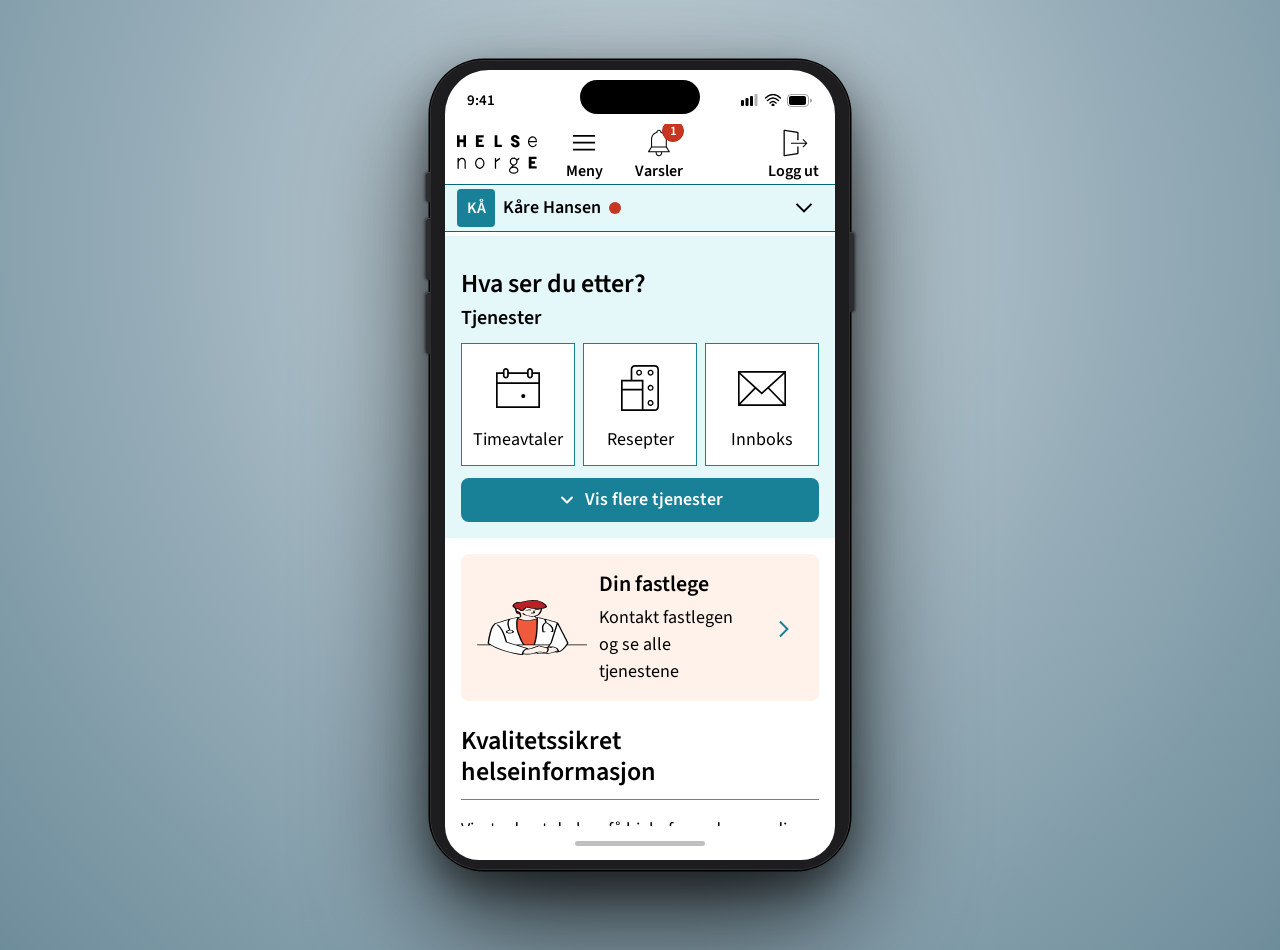
<file: prover-og-undersokelser/index.html>
<!DOCTYPE html>
<html lang="no">
<head>
<meta charset="UTF-8">
<meta name="viewport" content="width=device-width, initial-scale=1.0">
<title>Prøver og undersøkelser – Helsenorge</title>
<link rel="icon" type="image/svg+xml" href="favicon.svg">
<link href="https://fonts.googleapis.com/css2?family=Source+Sans+3:wght@400;600;700&family=Source+Sans+Pro:wght@400;600;700&display=swap" rel="stylesheet">
<link rel="stylesheet" href="hn-shell.css">
<style>
/* ── Tile link list ─────────────────────────────────────────── */
.tile-list { width: 366px; display: flex; flex-direction: column; gap: 8px; }

.tile-item {
  background: #F5F3F3; border: 1px solid #7D7C79;
  width: 100%; display: flex; align-items: stretch;
  cursor: pointer; text-align: left; overflow: hidden;
  min-height: 64px;
}
.tile-item:hover { background: #EAE7E7; }
.tile-item__inner {
  flex: 1; min-width: 0; display: flex; align-items: center;
  justify-content: space-between; padding: 8px 0 8px 10px;
}
.tile-item__text { flex: 1; min-width: 0; display: flex; flex-direction: column; gap: 4px; padding: 10px 0 10px 0; }
.tile-item__title { font: 600 18px/1.2 'Source Sans Pro', sans-serif; color: #000; }
.tile-item__sub   { font: 400 16px/1.2 'Source Sans 3', sans-serif; color: #474745; }
.tile-item__right { display: flex; align-items: center; gap: 4px; padding: 0 4px; flex-shrink: 0; }
.tile-item__badge {
  background: #188097; border: 1px solid #126F87;
  border-radius: 100px; width: 22px; height: 22px;
  display: flex; align-items: center; justify-content: center;
  font: 600 14px/1 'Source Sans Pro', sans-serif; color: #fff;
  flex-shrink: 0;
}
.tile-item__chevron { width: 44px; height: 48px; display: flex; align-items: center; justify-content: center; flex-shrink: 0; }

/* ── Rekvisjon card ─────────────────────────────────────────── */
.rekv-card {
  width: 100%; border: 1px solid #BDBAB9; background: #fff;
}
.rekv-card + .rekv-card { margin-top: 8px; }

.rekv-card__inner {
  display: flex;
  gap: 0;
  align-items: stretch;
}

.rekv-card__left-bar {
  width: 10px; flex-shrink: 0;
  border-left: 2px solid #62625F;
  background: #EAE7E7;
}

.rekv-card__content {
  flex: 1; min-width: 0;
  border: 8px solid #EAE7E7;
  border-left: none;
  padding: 8px;
}

.rekv-card__top { padding: 8px 8px 0 10px; }

.rekv-card__title-row {
  display: flex; align-items: flex-start; gap: 8px; margin-bottom: 8px;
}
.rekv-card__icon { width: 48px; height: 48px; flex-shrink: 0; color: #000; }
.rekv-card__icon svg { width: 48px; height: 48px; display: block; }
.rekv-card__type {
  font: 600 22px/1.36 'Source Sans Pro', sans-serif; color: #000;
  padding-top: 8px;
}

.rekv-card__date-group {
  padding-left: 56px;
  font: 400 18px/1.5 'Source Sans Pro', sans-serif; color: #000;
  margin-bottom: 8px;
}
.rekv-card__date-label { font-weight: 600; }

.rekv-card__toggle-btn {
  margin-left: 56px;
  display: inline-flex; align-items: center; gap: 4px;
  font: 600 18px/22px 'Source Sans Pro', sans-serif; color: #126F87;
  background: none; border: none; cursor: pointer; padding: 3px 0 8px;
}
.rekv-card__toggle-btn svg { width: 18px; height: 18px; }
.rekv-card--open .rekv-card__toggle-btn svg { transform: rotate(180deg); }

/* expanded body */
.rekv-card__body { display: none; padding: 0 8px 12px 66px; }
.rekv-card--open .rekv-card__body { display: block; margin-top: 1rem; }

.rekv-card__body-divider {
  width: 40px; height: 1px; background: #62625F; margin-bottom: 16px;
}
.rekv-card__section { margin-bottom: 16px; }
.rekv-card__section:last-child { margin-bottom: 0; }
.rekv-card__section-label {
  font: 600 20px/1.3 'Source Sans Pro', sans-serif; color: #000; margin-bottom: 2px;
}
.rekv-card__section-value { font: 400 18px/1.5 'Source Sans Pro', sans-serif; color: #000; }
.rekv-card__analysis-item {
  font: 400 18px/1.5 'Source Sans Pro', sans-serif; color: #000;
  text-decoration: underline; text-underline-offset: 2px;
  text-decoration-style: dotted; text-decoration-color: #9747FF; display: block; width: fit-content;
}
.rekv-card__analysis-item.help-term { cursor: pointer; }
.rekv-card__analysis-item.help-term--active {
  background: rgba(91, 34, 166, 0.1);
  border-radius: 2px;
}

/* ── HelpBubble ─────────────────────────────────────────────── */
.help-bubble {
  position: absolute; z-index: 1000; width: 300px; display: none;
}
.help-bubble--visible { display: block; }
.help-bubble__box {
  background: #fff; border: 1px solid #7D7C79; border-radius: 4px;
  box-shadow: 0 4px 8px rgba(0,0,0,0.3);
  padding: 16px 44px 16px 16px; position: relative;
  margin-top: 9px;
}
.help-bubble__caret {
  position: absolute; top: -7px; left: 16px;
  width: 12px; height: 12px; background: #fff;
  border-top: 1px solid #7D7C79; border-left: 1px solid #7D7C79;
  transform: rotate(45deg);
}
.help-bubble__close {
  position: absolute; top: 0; right: 0;
  width: 44px; height: 44px;
  display: flex; align-items: center; justify-content: center;
  background: none; border: none; cursor: pointer; padding: 0;
}
.help-bubble__text {
  font: 400 16px/1.5 'Source Sans Pro', sans-serif; color: #000; margin-bottom: 4px;
}
.help-bubble__link {
  font: 400 16px/1.5 'Source Sans Pro', sans-serif; color: #126F87;
  text-decoration: none; border-bottom: 1px solid #58AABB; display: inline;
}

/* ── Accordion list (Tidligere prøver) ──────────────────────── */
.acc-list { display: flex; flex-direction: column; padding-bottom: 1px; }
.acc-item {
  border-top: 1px solid #7D7C79; border-bottom: 1px solid #7D7C79;
  margin-bottom: -1px; background: #fff;
}
.acc-item__header {
  display: flex; align-items: stretch; justify-content: space-between;
  width: 100%; background: none; border: none; cursor: pointer;
  padding: 8px 0 8px 8px; min-height: 64px; text-align: left;
}
.acc-item--open .acc-item__header { background: #F5F3F3; border-bottom: 1px solid #fff; }
.acc-item__label {
  flex: 1; min-width: 0; padding: 12px 0 12px 8px;
  font: 400 18px/1.2 'Source Sans Pro', sans-serif; color: #000;
}
.acc-item--open .acc-item__label { font-weight: 600; }
.acc-item__chevron-frame {
  display: flex; align-items: center; justify-content: center;
  width: 44px; flex-shrink: 0; padding: 4px 0;
}
.acc-item__chevron { transition: transform 0.15s; }
.acc-item--open .acc-item__chevron { transform: rotate(180deg); }
.acc-item__body { display: none; }
.acc-item--open .acc-item__body { display: block; }
.acc-item__content {
  padding: 12px 16px 32px 14px;
  font: 400 18px/1.5 'Source Sans Pro', sans-serif; color: #000;
}
.acc-item__content p { margin: 0; }
.acc-item__section-label { font-weight: 600; }

/* ── "Tidligere prøver" link ────────────────────────────────── */
.earlier-link {
  font: 400 18px/1.5 'Source Sans Pro', sans-serif;
  color: #126F87; text-decoration: underline; text-underline-offset: 2px;
  background: none; border: none; cursor: pointer; padding: 0;
  display: inline-flex; align-items: center; gap: 4px;
}

/* ── Content column ─────────────────────────────────────────── */
.content-col { width: 366px; margin: 0 auto; }

/* ── Help expander ──────────────────────────────────────────── */
.help-expander { width: 100%; }
.help-expander__trigger {
  width: 100%; background: none; border: none; cursor: pointer;
  display: flex; align-items: center;
  padding: 10px 2px 4px 8px; min-height: 44px; gap: 0.5rem;
}
.help-expander__trigger-inner {
  display: flex; align-items: flex-start; gap: 8px;
}
.help-expander__question-icon { flex-shrink: 0; margin-top: 2px; }
.help-expander__trigger-text {
  font: 600 16px/1.2 'Source Sans 3', sans-serif;
  color: #5B22A6; text-align: left; padding-top: 3px;
}
.help-expander__chevron { flex-shrink: 0; transition: transform 0.15s; }
.help-expander__trigger[aria-expanded="true"] .help-expander__chevron { transform: rotate(180deg); }
.help-expander__content {
  background: #F4ECFE; border: 1px solid #9153E2; border-radius: 4px;
  padding: 16px 16px 16px 36px;
  display: flex; flex-direction: column; gap: 10px;
}
.help-expander__text {
  font: 400 16px/1.5 'Source Sans Pro', sans-serif; color: #000; margin: 0;
}
.help-expander__link {
  font: 400 16px/1.5 'Source Sans Pro', sans-serif;
  color: #08667C; text-decoration: underline; text-underline-offset: 2px;
}

/* ── Varsler header badge ────────────────────────────────── */
.header-badge {
  position: absolute; top: -4px; right: -6px;
  background: #C83521; border: 1px solid #B62E1C;
  border-radius: 100px; min-width: 22px; height: 22px;
  display: flex; align-items: center; justify-content: center;
  font: 600 13px/1 'Source Sans Pro', sans-serif; color: #fff;
  padding: 0 5px; pointer-events: none; z-index: 3;
}

/* ── Forside ─────────────────────────────────────────────── */
.forside-hero {
  background: #E4F7F9; padding: 32px 16px 16px; width: 100%;
}
.forside-hero__name {
  font: 600 38px/1.21 'Source Sans Pro', sans-serif; color: #000; margin-bottom: 20px;
}
.forside-hero__look {
  font: 600 26px/1.2 'Source Sans Pro', sans-serif; color: #000; margin-bottom: 6px;
}
.forside-hero__sub {
  font: 600 20px/1.3 'Source Sans Pro', sans-serif; color: #000; margin-bottom: 12px;
}
.forside-quick-tiles {
  display: flex; gap: 8px; margin-bottom: 12px;
}
.forside-quick-tile {
  flex: 1; min-width: 0; background: #fff; border: 1px solid #188097;
  display: flex; flex-direction: column; align-items: center; justify-content: center;
  gap: 6px; padding: 12px 4px; cursor: pointer; text-align: center;
}
.forside-quick-tile:hover { background: #f0fafb; }
.forside-quick-tile__icon { width: 64px; height: 64px; display: flex; align-items: center; justify-content: center; }
.forside-quick-tile__icon svg { width: 64px; height: 64px; display: block; }
.forside-quick-tile__icon img { display: block; }
.forside-quick-tile__label { font: 400 18px/1.5 'Source Sans Pro', sans-serif; color: #000; }
.forside-expand-btn {
  background: #188097; border: none; border-radius: 8px;
  display: flex; align-items: center; justify-content: center; gap: 8px;
  padding: 11px 20px; width: 100%; cursor: pointer; margin-bottom: 0;
  font: 600 18px/22px 'Source Sans Pro', sans-serif; color: #fff;
}
.forside-expand-btn:hover { background: #126F87; }
.forside-expand-btn svg { width: 20px; height: 20px; flex-shrink: 0; }

/* ── Link list categories (expanded services) ───────────── */
.forside-category { background: #fff; padding-bottom: 8px; }
.forside-category__heading {
  font: 600 22px/1.36 'Source Sans Pro', sans-serif; color: #000;
  padding: 20px 16px 10px;
}
.forside-link-item {
  display: flex; align-items: center; width: 100%;
  background: #fff; border: none; border-top: 1px solid #7D7C79; border-bottom: 1px solid #7D7C79;
  margin-bottom: -1px; min-height: 64px; cursor: pointer; text-align: left;
  padding: 0;
}
.forside-link-item:hover { background: #FAF9F9; }
.forside-link-item__bar { width: 6px; align-self: stretch; flex-shrink: 0; }
.forside-link-item__icon {
  display: flex; align-items: center; justify-content: center;
  width: 48px; height: 48px; flex-shrink: 0;
}
.forside-link-item__icon svg { width: 38px; height: 38px; display: block; }
.forside-link-item__icon img { display: block; }
.forside-link-item__label {
  flex: 1; min-width: 0;
  font: 400 18px/1.2 'Source Sans Pro', sans-serif; color: #000;
  padding: 12px 8px;
}
.forside-link-item__chev {
  display: flex; align-items: center; justify-content: center;
  width: 44px; height: 44px; flex-shrink: 0;
}
.forside-link-item__chev svg { width: 20px; height: 20px; display: block; }
.forside-farre-wrap { background: #fff; padding: 16px; }

/* ── Promo panel ─────────────────────────────────────────── */
.forside-promo {
  background: #FFF2EA; border-radius: 8px; margin: 16px 16px 0;
  display: flex; align-items: center; gap: 12px; padding: 16px;
  cursor: pointer;
}
.forside-promo__img { width: 110px; height: 110px; flex-shrink: 0; object-fit: contain; }
.forside-promo__body { flex: 1; min-width: 0; }
.forside-promo__title { font: 600 22px/1.36 'Source Sans Pro', sans-serif; color: #000; margin-bottom: 4px; }
.forside-promo__desc { font: 400 18px/1.5 'Source Sans Pro', sans-serif; color: #000; margin: 0; }
.forside-promo__arrow { width: 38px; height: 38px; flex-shrink: 0; }

/* ── Articles ────────────────────────────────────────────── */
.forside-articles { padding: 24px 16px 0; }
.forside-articles__heading {
  font: 600 26px/1.2 'Source Sans Pro', sans-serif; color: #000; margin-bottom: 12px;
}
.forside-article {
  border-top: 1px solid #7D7C79; border-bottom: 1px solid #7D7C79;
  margin-bottom: -1px; padding: 16px 0;
}
.forside-article__text {
  font: 400 18px/1.5 'Source Sans Pro', sans-serif; color: #000; margin: 0 0 4px;
}
.forside-article__link {
  font: 600 18px/1.5 'Source Sans Pro', sans-serif; color: #126F87;
  text-decoration: underline; text-underline-offset: 2px;
  background: none; border: none; cursor: pointer; padding: 0;
}

/* ── Search ──────────────────────────────────────────────── */
.forside-search {
  background: #08667C; padding: 24px 16px;
  display: flex; flex-direction: column; gap: 12px; margin-top: 24px;
}
.forside-search__heading {
  font: 600 26px/1.2 'Source Sans Pro', sans-serif; color: #fff; margin: 0;
}
.forside-search__row { display: flex; gap: 8px; }
.forside-search__input {
  flex: 1; height: 44px; background: #fff; border: 2px solid #62625F;
  padding: 0 12px; font: 400 18px/1 'Source Sans Pro', sans-serif; color: #000;
}
.forside-search__btn {
  background: none; border: 2px solid #fff; border-radius: 8px;
  padding: 0 16px; height: 44px;
  font: 600 18px/22px 'Source Sans Pro', sans-serif; color: #fff; cursor: pointer;
  white-space: nowrap;
}
.forside-search__az {
  font: 600 18px/1.5 'Source Sans Pro', sans-serif; color: #fff;
  text-decoration: underline; text-underline-offset: 2px;
  background: none; border: none; cursor: pointer; padding: 0; text-align: left;
}
.forside-search__img { width: 100%; display: block; margin-top: 4px; }

/* ── Varsler page ────────────────────────────────────────── */
.varsler-meta {
  width: 366px; margin: 0 auto;
  display: flex; align-items: center; justify-content: space-between;
  padding: 12px 0;
}
.varsler-count {
  font: 600 18px/1.3 'Source Sans Pro', sans-serif; color: #000;
}
.varsler-rediger {
  font: 400 18px/1.3 'Source Sans Pro', sans-serif;
  color: #126F87; text-decoration: underline; text-underline-offset: 2px;
  background: none; border: none; cursor: pointer; padding: 0;
}
.varsel-list {
  width: 366px; margin: 0 auto;
}
.varsel-item {
  background: #F5F3F3; padding: 12px 16px 12px 12px;
  display: flex; gap: 12px; align-items: flex-start;
  border-bottom: 1px solid #D6D4D3;
}
.varsel-item--unread {
  background: #D2EDF3; border-left: 6px solid #188097; padding-left: 10px;
}
.varsel-item__icon { width: 36px; height: 36px; flex-shrink: 0; }
.varsel-item__icon svg { width: 36px; height: 36px; display: block; }
.varsel-item__body { flex: 1; min-width: 0; }
.varsel-item__title {
  font: 600 16px/1.3 'Source Sans Pro', sans-serif; color: #000; margin-bottom: 2px;
}
.varsel-item__text {
  font: 400 16px/1.5 'Source Sans Pro', sans-serif; color: #000; margin: 0 0 6px;
}
.varsel-cta {
  font: 400 16px/1.5 'Source Sans Pro', sans-serif;
  color: #126F87; text-decoration: underline; text-underline-offset: 2px;
  background: none; border: none; cursor: pointer; padding: 0;
  display: inline-flex; align-items: center; gap: 4px;
}
.varsler-load-more {
  display: block; width: 366px; margin: 16px auto 0;
  background: none; border: 1px solid #7D7C79; padding: 10px; text-align: center;
  font: 400 18px/1.3 'Source Sans Pro', sans-serif; color: #000; cursor: pointer;
}
</style>
</head>
<body>

<div class="phone-wrap">
<div class="phone-btn-silent"></div>
<div class="phone-btn-vol-up"></div>
<div class="phone-btn-vol-down"></div>
<div class="phone-btn-power"></div>
<div class="phone-shell">
<div class="phone-chrome-top">
  <span class="phone-chrome-top__time">9:41</span>
  <div class="phone-chrome-top__pill"></div>
  <div class="phone-chrome-top__icons">
    <svg width="18" height="12" viewBox="0 0 18 12" fill="#000"><rect x="0" y="6" width="3" height="6" rx="1"/><rect x="4.5" y="4" width="3" height="8" rx="1"/><rect x="9" y="2" width="3" height="10" rx="1"/><rect x="13.5" y="0" width="3" height="12" rx="1" opacity="0.3"/></svg>
    <svg width="16" height="12" viewBox="0 0 16 12" fill="none" stroke="#000" stroke-width="1.5" stroke-linecap="round"><path d="M0.5 4C3.2 1.5 5.5 0.5 8 0.5s4.8 1 7.5 3.5"/><path d="M2.5 6.5C4.5 4.8 6.2 4 8 4s3.5 0.8 5.5 2.5"/><path d="M5 9C6.2 7.9 7.1 7.5 8 7.5s1.8 0.4 3 1.5"/><circle cx="8" cy="11" r="0.8" fill="#000"/></svg>
    <svg width="26" height="13" viewBox="0 0 26 13" fill="none"><rect x="0.5" y="0.5" width="21" height="12" rx="3.5" stroke="#000" stroke-opacity="0.35"/><rect x="2" y="2" width="17" height="9" rx="2" fill="#000"/><path d="M23 4.5v4a2 2 0 0 0 0-4z" fill="#000" opacity="0.35"/></svg>
  </div>
</div>
<div class="app" id="app" style="position:relative;">

  <!-- ── SHARED HEADER ──────────────────────────────────── -->
  <header class="header">
    <div class="header__top">
      <div class="header__left">
        <a class="logo" href="#" aria-label="Helsenorge – til forsiden">
          <svg width="80" height="39" viewBox="0 0 80 39" fill="none" xmlns="http://www.w3.org/2000/svg"><path fill-rule="evenodd" clip-rule="evenodd" d="M56.6469 29.4761C55.1361 29.4761 53.9063 28.197 53.9063 26.6249C53.9063 25.0529 55.1361 23.7737 56.6469 23.7737C58.1578 23.7737 59.3875 25.0529 59.3875 26.6249C59.3875 28.197 58.1578 29.4761 56.6469 29.4761ZM56.7257 32.7427C58.6988 32.7427 60.3043 33.8282 60.3043 35.163C60.3043 36.4977 58.6988 37.5832 56.7257 37.5832C54.752 37.5832 53.1471 36.4977 53.1471 35.163C53.1471 33.8282 54.752 32.7427 56.7257 32.7427ZM56.6469 22.5902C54.4939 22.5902 52.7425 24.4001 52.7425 26.6249C52.7425 28.3882 53.8305 29.928 55.4536 30.4666C54.7744 31.145 53.0065 32.9161 52.8083 33.1319C52.2685 33.7314 51.9832 34.4337 51.9832 35.163C51.9832 37.1498 54.111 38.7661 56.7257 38.7661C59.3404 38.7661 61.4676 37.1498 61.4676 35.163C61.4676 33.1761 59.3404 31.5592 56.7257 31.5592C56.4352 31.5592 56.1447 31.5801 55.8571 31.6214C56.1076 31.3512 56.4446 30.9932 56.764 30.6566C58.8611 30.5921 60.5513 28.8037 60.5513 26.6249C60.5513 26.243 60.4978 25.8622 60.3914 25.491L62.2316 24.1443V22.4605L59.7874 24.2328C59.0505 23.2005 57.8919 22.5902 56.6469 22.5902ZM40.3829 0.180516H37.674V11.9726H44.8301V9.6863H40.3829V0.180516ZM58.7453 4.86556C57.8508 4.50333 56.8957 4.07356 56.8957 3.55832C56.8957 2.81055 57.2591 2.47761 58.0731 2.47761C59.4622 2.47761 59.641 3.76573 59.648 3.82072L59.6715 4.00722L62.5456 3.9588L62.5262 3.73465C62.2998 1.15542 60.2073 0 58.233 0C56.5305 0 53.9963 0.944421 53.9963 3.54457C53.9963 5.18595 55.2025 6.03354 56.3823 6.64622C56.5828 6.75022 56.8745 6.8614 57.2127 6.98991C58.2401 7.37964 59.7933 7.9696 59.7933 8.82974C59.7933 9.03297 59.6998 9.35814 59.4392 9.605C59.1587 9.87219 58.76 9.98935 58.2471 9.95289C57.0539 9.86801 56.6052 8.45496 56.6005 8.44062L56.554 8.28819L53.7352 8.37845L53.7558 8.60021C53.9169 10.3211 55.2449 12.3492 58.4571 12.4036C58.4847 12.4042 58.5118 12.4042 58.5394 12.4042C60.1203 12.4042 61.6564 11.6265 62.2957 10.4938C62.7885 9.62054 62.8226 8.09811 61.934 6.87754C61.3165 6.02935 60.2126 5.45971 58.7453 4.86556ZM74.5453 28.7194H78.1004V26.2525H74.5353V24.0146H79.5295V21.8096H71.7495V33.5616H79.6724V31.3088H74.5453V28.7194ZM39.112 23.0062H37.8375V33.8007H39.112V27.0212L43.0446 24.1443V22.4605L39.112 25.2388V23.0062ZM72.1829 6.10885C72.4252 4.00004 73.9402 2.37958 75.7109 2.37958C77.5247 2.37958 78.6438 3.73525 78.8038 6.10885H72.1829ZM80 6.70659C80 3.3001 78.3568 1.18411 75.7109 1.18411C73.0986 1.18411 70.9726 3.66113 70.9726 6.70659C70.9726 9.75145 73.0986 12.2291 75.7109 12.2291C77.3041 12.2291 78.7809 11.3056 79.6607 9.75922L79.7642 9.57751L78.7456 8.97977L78.6427 9.16089C77.9752 10.3336 76.8789 11.0336 75.7109 11.0336C73.9402 11.0336 72.4252 9.41313 72.1829 7.30432H80V6.70659ZM6.35683 4.58164H2.60119V0.180516H0V11.9439H2.68059V7.25411H6.42388V11.987H9.02918V0.180516H6.35683V4.58164ZM26.8323 9.67972H21.7052V7.09033H25.2597V4.62408H21.6946V2.38556H26.6894V0.180516H18.9082V11.9326H26.8323V9.67972ZM5.03183 22.6518C3.82621 22.6518 2.73057 23.2716 1.76726 24.4964V23.0062H0.492832V33.8007H1.76726V27.7481C1.76726 25.9507 3.24752 24.0122 4.70073 23.9082C5.51349 23.8502 6.12512 24.0188 6.57972 24.4246C7.13548 24.9226 7.45189 25.8054 7.52069 27.0487C7.62067 28.8545 7.58656 33.5431 7.58656 33.5903L7.5848 33.8007H8.75101V26.7397C8.75101 24.708 7.47365 22.6518 5.03183 22.6518ZM22.7979 32.6967C20.8448 32.6967 19.2563 30.7373 19.2563 28.3285C19.2563 25.9196 20.8448 23.9602 22.7979 23.9602C24.7504 23.9602 26.3395 25.9196 26.3395 28.3285C26.3395 30.7373 24.7504 32.6967 22.7979 32.6967ZM22.7979 22.7641C20.1967 22.7641 18.0801 25.2603 18.0801 28.3285C18.0801 31.396 20.1967 33.8922 22.7979 33.8922C25.3985 33.8922 27.5151 31.396 27.5151 28.3285C27.5151 25.2603 25.3985 22.7641 22.7979 22.7641Z" fill="black"/></svg>
        </a>
        <button class="icon-btn" aria-label="Åpne meny">
          <div class="icon-btn__icon" aria-hidden="true">
            <svg width="38" height="38" viewBox="0 0 38 38" fill="none"><path fill-rule="evenodd" clip-rule="evenodd" d="M29.9883 24.709V26.509H8V24.709H29.9883ZM29.9883 17.709V19.509H8V17.709H29.9883ZM29.9883 11V12.8H8V11H29.9883Z" fill="black"/></svg>
          </div>
          <span class="icon-btn__label">Meny</span>
        </button>
        <button class="icon-btn" onclick="showView('viewVarsler')" aria-label="Varsler">
            <div class="icon-btn__icon" aria-hidden="true" style="position:relative;overflow:visible;">
              <svg width="38" height="38" viewBox="0 0 38 38" fill="none" xmlns="http://www.w3.org/2000/svg"><path fill-rule="evenodd" clip-rule="evenodd" d="M22.17 27.2979V27.1325H15.672V27.2979H9.42261L11.8427 23.4053H25.9993L28.4187 27.2979H22.17ZM21.1409 28.9121C21.1409 30.136 20.1449 31.132 18.921 31.132V31.132C17.6963 31.132 16.7004 30.136 16.7004 28.9121V28.3271H21.1409V28.9121ZM12.0707 15.2028C12.0707 12.1668 14.1299 9.52896 17.0764 8.78875L17.4659 8.69058V8.16491C17.4659 7.36296 18.1183 6.71062 18.921 6.71062C19.723 6.71062 20.3753 7.36296 20.3753 8.16491V8.69058L20.7648 8.78875C23.7122 9.52896 25.7705 12.1668 25.7705 15.2028V22.3769H12.0707V15.2028ZM29.7819 27.541L26.7997 22.7442V15.2028C26.7997 11.8248 24.5941 8.87266 21.3902 7.89416C21.2549 6.65125 20.1988 5.68066 18.921 5.68066C17.6425 5.68066 16.5864 6.65125 16.4518 7.89416C13.2472 8.87266 11.0416 11.8248 11.0416 15.2028V22.7442L8.06015 27.541C7.9612 27.6993 7.95645 27.8988 8.04749 28.0627C8.13774 28.2257 8.31032 28.3271 8.49715 28.3271H15.672V28.9121C15.672 30.7037 17.1295 32.1611 18.921 32.1611C20.7126 32.1611 22.17 30.7037 22.17 28.9121V28.3271H29.3449C29.5309 28.3271 29.7035 28.2257 29.7946 28.0627C29.8848 27.8988 29.8801 27.6993 29.7819 27.541V27.541Z" fill="black"/></svg>
              <div class="header-badge" id="headerBadge">1</div>
            </div>
            <span class="icon-btn__label">Varsler</span>
          </button>
      </div>
      <button class="icon-btn" aria-label="Logg ut">
        <div class="icon-btn__icon" aria-hidden="true">
          <svg width="38" height="38" viewBox="0 0 38 38" fill="none"><path d="M9.81074 30.9373V7.06335L22.2524 9.02782V16.2295H23.5524V8.77147C23.5524 8.2794 23.1944 7.86045 22.7084 7.78371L9.6667 5.7245C9.05974 5.62866 8.51074 6.09778 8.51074 6.71226V31.2884C8.51074 31.9028 9.05974 32.372 9.66671 32.2761L22.7084 30.2169C23.1944 30.1402 23.5524 29.7212 23.5524 29.2291V22.5628H22.2524V28.9728L9.81074 30.9373Z" fill="black"/><path fill-rule="evenodd" clip-rule="evenodd" d="M30.6164 19.7414H15.9824V18.7114H30.5879L27.5969 15.7205L28.3245 14.9922L32.2092 18.8761C32.305 18.9727 32.3596 19.1033 32.3596 19.2403C32.3596 19.3772 32.305 19.5078 32.2092 19.6044L28.2738 23.5398L27.5463 22.8115L30.6164 19.7414Z" fill="black"/></svg>
        </div>
        <span class="icon-btn__label">Logg ut</span>
      </button>
    </div>
    <div class="profile-bar" role="button" tabindex="0" aria-label="Brukermeny">
      <div class="profile-bar__inner">
        <div class="avatar" aria-hidden="true">KÅ</div>
        <span class="profile-bar__name">Kåre Hansen</span>
        <!-- Red status dot -->
        <svg width="12" height="12" viewBox="0 0 12 12" aria-hidden="true"><circle cx="6" cy="6" r="6" fill="#C83521"/></svg>
      </div>
      <div class="chevron" aria-hidden="true">
        <svg width="38" height="38" viewBox="0 0 38 38" fill="none"><path fill-rule="evenodd" clip-rule="evenodd" d="M25.7901 14.1587L27.2097 15.5675L18.9993 23.8413L10.79 15.5674L12.2098 14.1588L18.9994 21.0018L25.7901 14.1587Z" fill="black"/></svg>
      </div>
    </div>
  </header>

  <!-- ════════════════════════════════════════════════════
       FORSIDE — Helsenorge
  ════════════════════════════════════════════════════ -->
  <div id="viewForside">

    <!-- Hero / quick search -->
    <div class="forside-hero">
<div class="forside-hero__look">Hva ser du etter?</div>
      <div class="forside-hero__sub">Tjenester</div>
      <div class="forside-quick-tiles">
        <button class="forside-quick-tile">
          <div class="forside-quick-tile__icon"><img src="icons/tile-timeavtaler.svg" alt="" style="width:43.75px;height:39.53px;"></div>
          <span class="forside-quick-tile__label">Timeavtaler</span>
        </button>
        <button class="forside-quick-tile">
          <div class="forside-quick-tile__icon"><img src="icons/tile-resepter.svg" alt="" style="width:37.8px;height:45.65px;"></div>
          <span class="forside-quick-tile__label">Resepter</span>
        </button>
        <button class="forside-quick-tile">
          <div class="forside-quick-tile__icon"><img src="icons/tile-innboks.svg" alt="" style="width:48.94px;height:34.94px;"></div>
          <span class="forside-quick-tile__label">Innboks</span>
        </button>
      </div>
      <button class="forside-expand-btn" id="forsideExpandBtn" onclick="toggleForsideTjenester()">
        <svg viewBox="0 0 24 24" fill="none" stroke="#fff" stroke-width="2.5" stroke-linecap="round" stroke-linejoin="round" width="20" height="20"><polyline points="6 9 12 15 18 9"/></svg>
        Vis flere tjenester
      </button>
    </div>

    <!-- Expandable full service list -->
    <div id="forsideTjenester" hidden>

      <div class="forside-category">
        <div class="forside-category__heading">Oppfølging i helsetjenesten</div>
        <button class="forside-link-item"><div class="forside-link-item__bar"></div><div class="forside-link-item__icon"><img src="icons/link-innboks.svg" alt="" style="width:29.09px;height:20.77px;"></div><span class="forside-link-item__label">Innboks</span><div class="forside-link-item__chev"><svg viewBox="0 0 24 24" fill="none" stroke="#188097" stroke-width="2" stroke-linecap="round" stroke-linejoin="round" width="20" height="20"><polyline points="9 18 15 12 9 6"/></svg></div></button>
        <button class="forside-link-item"><div class="forside-link-item__bar"></div><div class="forside-link-item__icon"><img src="icons/link-timeavtaler.svg" alt="" style="width:25.98px;height:23.47px;"></div><span class="forside-link-item__label">Timeavtaler</span><div class="forside-link-item__chev"><svg viewBox="0 0 24 24" fill="none" stroke="#188097" stroke-width="2" stroke-linecap="round" stroke-linejoin="round" width="20" height="20"><polyline points="9 18 15 12 9 6"/></svg></div></button>
        <button class="forside-link-item"><div class="forside-link-item__bar"></div><div class="forside-link-item__icon"><img src="icons/link-gravid.svg" alt="" style="width:17.57px;height:34.49px;"></div><span class="forside-link-item__label">Gravid</span><div class="forside-link-item__chev"><svg viewBox="0 0 24 24" fill="none" stroke="#188097" stroke-width="2" stroke-linecap="round" stroke-linejoin="round" width="20" height="20"><polyline points="9 18 15 12 9 6"/></svg></div></button>
        <button class="forside-link-item"><div class="forside-link-item__bar"></div><div class="forside-link-item__icon"><img src="icons/link-henvisninger.svg" alt="" style="width:21.04px;height:25.95px;"></div><span class="forside-link-item__label">Henvisninger</span><div class="forside-link-item__chev"><svg viewBox="0 0 24 24" fill="none" stroke="#188097" stroke-width="2" stroke-linecap="round" stroke-linejoin="round" width="20" height="20"><polyline points="9 18 15 12 9 6"/></svg></div></button>
        <button class="forside-link-item"><div class="forside-link-item__bar"></div><div class="forside-link-item__icon"><img src="icons/link-pasientjournal.svg" alt="" style="width:26.19px;height:28.36px;"></div><span class="forside-link-item__label">Pasientjournal</span><div class="forside-link-item__chev"><svg viewBox="0 0 24 24" fill="none" stroke="#188097" stroke-width="2" stroke-linecap="round" stroke-linejoin="round" width="20" height="20"><polyline points="9 18 15 12 9 6"/></svg></div></button>
        <button class="forside-link-item"><div class="forside-link-item__bar"></div><div class="forside-link-item__icon"><div style="position:relative;width:36px;height:31px;flex-shrink:0;"><img style="position:absolute;left:0;top:2px;width:19px;height:28px;" src="icons/link-helseopplysninger-1.svg" alt=""><img style="position:absolute;left:21px;top:0;width:15px;height:31px;" src="icons/link-helseopplysninger-2.svg" alt=""></div></div><span class="forside-link-item__label">Helseopplysninger som deles</span><div class="forside-link-item__chev"><svg viewBox="0 0 24 24" fill="none" stroke="#188097" stroke-width="2" stroke-linecap="round" stroke-linejoin="round" width="20" height="20"><polyline points="9 18 15 12 9 6"/></svg></div></button>
        <button class="forside-link-item"><div class="forside-link-item__bar"></div><div class="forside-link-item__icon"><img src="icons/link-bytte-fastlege.svg" alt="" style="width:18.9px;height:28.93px;"></div><span class="forside-link-item__label">Bytte fastlege</span><div class="forside-link-item__chev"><svg viewBox="0 0 24 24" fill="none" stroke="#188097" stroke-width="2" stroke-linecap="round" stroke-linejoin="round" width="20" height="20"><polyline points="9 18 15 12 9 6"/></svg></div></button>
        <button class="forside-link-item"><div class="forside-link-item__bar"></div><div class="forside-link-item__icon"><img src="icons/link-velg-behandlingssted.svg" alt="" style="width:26.26px;height:27.41px;"></div><span class="forside-link-item__label">Velg behandlingssted</span><div class="forside-link-item__chev"><svg viewBox="0 0 24 24" fill="none" stroke="#188097" stroke-width="2" stroke-linecap="round" stroke-linejoin="round" width="20" height="20"><polyline points="9 18 15 12 9 6"/></svg></div></button>
        <button class="forside-link-item"><div class="forside-link-item__bar"></div><div class="forside-link-item__icon"><img src="icons/link-forskning-og-screening.svg" alt="" style="width:21.68px;height:26.96px;"></div><span class="forside-link-item__label">Forskning og screening</span><div class="forside-link-item__chev"><svg viewBox="0 0 24 24" fill="none" stroke="#188097" stroke-width="2" stroke-linecap="round" stroke-linejoin="round" width="20" height="20"><polyline points="9 18 15 12 9 6"/></svg></div></button>
        <button class="forside-link-item"><div class="forside-link-item__bar"></div><div class="forside-link-item__icon"><img src="icons/link-helsekontakter.svg" alt="" style="width:22.6px;height:26.22px;"></div><span class="forside-link-item__label">Helsekontakter</span><div class="forside-link-item__chev"><svg viewBox="0 0 24 24" fill="none" stroke="#188097" stroke-width="2" stroke-linecap="round" stroke-linejoin="round" width="20" height="20"><polyline points="9 18 15 12 9 6"/></svg></div></button>
      </div>

      <div class="forside-category">
        <div class="forside-category__heading">Oversikter</div>
        <button class="forside-link-item"><div class="forside-link-item__bar"></div><div class="forside-link-item__icon"><img src="icons/link-oversikt-resepter.svg" alt="" style="width:22.48px;height:27.13px;"></div><span class="forside-link-item__label">Resepter</span><div class="forside-link-item__chev"><svg viewBox="0 0 24 24" fill="none" stroke="#188097" stroke-width="2" stroke-linecap="round" stroke-linejoin="round" width="20" height="20"><polyline points="9 18 15 12 9 6"/></svg></div></button>
        <button class="forside-link-item"><div class="forside-link-item__bar"></div><div class="forside-link-item__icon"><img src="icons/link-vaksiner.svg" alt="" style="width:20.91px;height:30.01px;"></div><span class="forside-link-item__label">Vaksiner</span><div class="forside-link-item__chev"><svg viewBox="0 0 24 24" fill="none" stroke="#188097" stroke-width="2" stroke-linecap="round" stroke-linejoin="round" width="20" height="20"><polyline points="9 18 15 12 9 6"/></svg></div></button>
        <button class="forside-link-item" onclick="showView('viewLanding')"><div class="forside-link-item__bar"></div><div class="forside-link-item__icon"><img src="icons/link-prover-og-undersokelser.svg" alt="" style="width:24.01px;height:26.58px;"></div><span class="forside-link-item__label">Prøver og undersøkelser</span><div class="forside-link-item__chev"><svg viewBox="0 0 24 24" fill="none" stroke="#188097" stroke-width="2" stroke-linecap="round" stroke-linejoin="round" width="20" height="20"><polyline points="9 18 15 12 9 6"/></svg></div></button>
        <button class="forside-link-item"><div class="forside-link-item__bar"></div><div class="forside-link-item__icon"><img src="icons/link-behandlingshjelpemidler.svg" alt="" style="width:41.37px;height:35.92px;"></div><span class="forside-link-item__label">Behandlingshjelpemidler</span><div class="forside-link-item__chev"><svg viewBox="0 0 24 24" fill="none" stroke="#188097" stroke-width="2" stroke-linecap="round" stroke-linejoin="round" width="20" height="20"><polyline points="9 18 15 12 9 6"/></svg></div></button>
        <button class="forside-link-item"><div class="forside-link-item__bar"></div><div class="forside-link-item__icon"><img src="icons/link-sykdom-og-kritisk-info.svg" alt="" style="width:26.19px;height:28.36px;"></div><span class="forside-link-item__label">Sykdom og kritisk info</span><div class="forside-link-item__chev"><svg viewBox="0 0 24 24" fill="none" stroke="#188097" stroke-width="2" stroke-linecap="round" stroke-linejoin="round" width="20" height="20"><polyline points="9 18 15 12 9 6"/></svg></div></button>
        <button class="forside-link-item"><div class="forside-link-item__bar"></div><div class="forside-link-item__icon"><img src="icons/link-donorkort.svg" alt="" style="width:30.18px;height:22.6px;"></div><span class="forside-link-item__label">Donorkort</span><div class="forside-link-item__chev"><svg viewBox="0 0 24 24" fill="none" stroke="#188097" stroke-width="2" stroke-linecap="round" stroke-linejoin="round" width="20" height="20"><polyline points="9 18 15 12 9 6"/></svg></div></button>
        <button class="forside-link-item"><div class="forside-link-item__bar"></div><div class="forside-link-item__icon"><img src="icons/link-dokumenter.svg" alt="" style="width:28.68px;height:25.0px;"></div><span class="forside-link-item__label">Dokumenter</span><div class="forside-link-item__chev"><svg viewBox="0 0 24 24" fill="none" stroke="#188097" stroke-width="2" stroke-linecap="round" stroke-linejoin="round" width="20" height="20"><polyline points="9 18 15 12 9 6"/></svg></div></button>
      </div>

      <div class="forside-category">
        <div class="forside-category__heading">Søknad og refusjon</div>
        <button class="forside-link-item"><div class="forside-link-item__bar"></div><div class="forside-link-item__icon"><img src="icons/link-frikort.svg" alt="" style="width:26.96px;height:29.07px;"></div><span class="forside-link-item__label">Frikort og egenandeler</span><div class="forside-link-item__chev"><svg viewBox="0 0 24 24" fill="none" stroke="#188097" stroke-width="2" stroke-linecap="round" stroke-linejoin="round" width="20" height="20"><polyline points="9 18 15 12 9 6"/></svg></div></button>
        <button class="forside-link-item"><div class="forside-link-item__bar"></div><div class="forside-link-item__icon"><img src="icons/link-pasientreiser.svg" alt="" style="width:32.12px;height:28.16px;"></div><span class="forside-link-item__label">Pasientreiser</span><div class="forside-link-item__chev"><svg viewBox="0 0 24 24" fill="none" stroke="#188097" stroke-width="2" stroke-linecap="round" stroke-linejoin="round" width="20" height="20"><polyline points="9 18 15 12 9 6"/></svg></div></button>
        <button class="forside-link-item"><div class="forside-link-item__bar"></div><div class="forside-link-item__icon"><img src="icons/link-europeisk-helsetrydekort.svg" alt="" style="width:30.24px;height:21.02px;"></div><span class="forside-link-item__label">Søk om Europeisk helsetrydekort</span><div class="forside-link-item__chev"><svg viewBox="0 0 24 24" fill="none" stroke="#188097" stroke-width="2" stroke-linecap="round" stroke-linejoin="round" width="20" height="20"><polyline points="9 18 15 12 9 6"/></svg></div></button>
        <button class="forside-link-item"><div class="forside-link-item__bar"></div><div class="forside-link-item__icon"><img src="icons/link-helfo-refusjon.svg" alt="" style="width:26.21px;height:26.48px;"></div><span class="forside-link-item__label">Søk Helfo om refusjon</span><div class="forside-link-item__chev"><svg viewBox="0 0 24 24" fill="none" stroke="#188097" stroke-width="2" stroke-linecap="round" stroke-linejoin="round" width="20" height="20"><polyline points="9 18 15 12 9 6"/></svg></div></button>
      </div>

      <div class="forside-category">
        <div class="forside-category__heading">Kvalitet og styring</div>
        <button class="forside-link-item"><div class="forside-link-item__bar"></div><div class="forside-link-item__icon"><img src="icons/link-helseregistre.svg" alt="" style="width:28.68px;height:25.0px;"></div><span class="forside-link-item__label">Helseregistre</span><div class="forside-link-item__chev"><svg viewBox="0 0 24 24" fill="none" stroke="#188097" stroke-width="2" stroke-linecap="round" stroke-linejoin="round" width="20" height="20"><polyline points="9 18 15 12 9 6"/></svg></div></button>
        <button class="forside-link-item"><div class="forside-link-item__bar"></div><div class="forside-link-item__icon"><img src="icons/link-meld-bivirkning.svg" alt="" style="width:24.78px;height:26.73px;"></div><span class="forside-link-item__label">Meld bivirkning</span><div class="forside-link-item__chev"><svg viewBox="0 0 24 24" fill="none" stroke="#188097" stroke-width="2" stroke-linecap="round" stroke-linejoin="round" width="20" height="20"><polyline points="9 18 15 12 9 6"/></svg></div></button>
        <button class="forside-link-item"><div class="forside-link-item__bar"></div><div class="forside-link-item__icon"><img src="icons/link-varsle-om-alvorlig-hendelse.svg" alt="" style="width:30.88px;height:28.35px;"></div><span class="forside-link-item__label">Varsle om alvorlig hendelse</span><div class="forside-link-item__chev"><svg viewBox="0 0 24 24" fill="none" stroke="#188097" stroke-width="2" stroke-linecap="round" stroke-linejoin="round" width="20" height="20"><polyline points="9 18 15 12 9 6"/></svg></div></button>
      </div>

      <div class="forside-farre-wrap">
        <button class="forside-expand-btn" onclick="toggleForsideTjenester()">
          <svg viewBox="0 0 24 24" fill="none" stroke="#fff" stroke-width="2.5" stroke-linecap="round" stroke-linejoin="round" width="20" height="20"><polyline points="18 15 12 9 6 15"/></svg>
          Vis færre tjenester
        </button>
      </div>
    </div>

    <!-- Din fastlege -->
    <div class="forside-promo">
      <img class="forside-promo__img" src="forside-fastlege.svg" alt="" onerror="this.style.display='none'">
      <div class="forside-promo__body">
        <div class="forside-promo__title">Din fastlege</div>
        <p class="forside-promo__desc">Kontakt fastlegen og se alle tjenestene</p>
      </div>
      <svg class="forside-promo__arrow" viewBox="0 0 38 38" fill="none" aria-hidden="true"><path d="M14.21 26.79L21 20l-6.79-6.79 1.41-1.42L23.83 20l-8.21 8.21z" fill="#188097"/></svg>
    </div>

    <!-- Kvalitetssikret helseinformasjon -->
    <div class="forside-articles">
      <div class="forside-articles__heading">Kvalitetssikret helseinformasjon</div>
      <div class="forside-article">
        <p class="forside-article__text">Visste du at du kan få hjelp fra andre enn din lege?</p>
        <button class="forside-article__link">Les mer om fullmakt →</button>
      </div>
      <div class="forside-article">
        <p class="forside-article__text">Gode råd er bygd på kunnskap</p>
        <button class="forside-article__link">Finn kunnskapsbaserte råd og verktøy →</button>
      </div>
      <div class="forside-article">
        <p class="forside-article__text">Lyst til å være litt mer aktiv?</p>
        <button class="forside-article__link">Aktiviteter, verktøy og treningsprogram →</button>
      </div>
    </div>

    <!-- Søk i helseinformasjon -->
    <div class="forside-search">
      <p class="forside-search__heading">Søk i kvalitetssikret helseinformasjon</p>
      <div class="forside-search__row">
        <input class="forside-search__input" type="text" placeholder="" aria-label="Søk i helseinformasjon">
        <button class="forside-search__btn">Søk</button>
      </div>
      <button class="forside-search__az">Innhold A til Å →</button>
      <img class="forside-search__img" src="forside-search.png" alt="" onerror="this.style.display='none'">
    </div>

    <div class="sp-xl"></div>

    <footer class="footer">
      <div class="footer__row">
        <div class="footer__icon" aria-hidden="true"><svg viewBox="0 0 24 24" fill="none" stroke="currentColor" stroke-width="2" stroke-linecap="round"><path d="M22 16.92v3a2 2 0 0 1-2.18 2 19.79 19.79 0 0 1-8.63-3.07A19.5 19.5 0 0 1 4.69 12 19.79 19.79 0 0 1 1.61 3.42 2 2 0 0 1 3.57 1.25h3a2 2 0 0 1 2 1.72c.127.96.361 1.903.7 2.81a2 2 0 0 1-.45 2.11L7.91 8.81a16 16 0 0 0 6.29 6.29l.88-.88a2 2 0 0 1 2.11-.45c.907.339 1.85.573 2.81.7A2 2 0 0 1 22 16.92z"/></svg></div>
        <div><span class="footer__text-large">23 32 70 00</span><span class="footer__text-small">Veiledning helsenorge.no</span></div>
      </div>
      <div class="footer__row">
        <div class="footer__icon" aria-hidden="true"><svg viewBox="0 0 24 24" fill="none" stroke="currentColor" stroke-width="2" stroke-linecap="round"><circle cx="12" cy="12" r="10"/><path d="M9.09 9a3 3 0 0 1 5.83 1c0 2-3 3-3 3"/><line x1="12" y1="17" x2="12.01" y2="17"/></svg></div>
        <span class="footer__text-large">Hjelp og kontakt</span>
      </div>
      <div class="footer__divider"></div>
      <div class="footer__links">
        <a href="#" class="footer__link">Om Helsenorge</a>
        <a href="#" class="footer__link">Personvern og nettsikkerhet</a>
        <a href="#" class="footer__link">Tilgjengelighetserklæring</a>
        <a href="#" class="footer__link">Last ned Helsenorge-appen</a>
      </div>
      <div class="footer__divider"></div>
      <p class="footer__brand">Drives av Norsk helsenett SF</p>
    </footer>
  </div><!-- /viewForside -->

  <!-- ════════════════════════════════════════════════════
       VARSLER
  ════════════════════════════════════════════════════ -->
  <div id="viewVarsler" hidden>
    <div class="order-nav" style="padding-left: 0;">
      <button class="order-nav__back" onclick="showView('viewForside')">
        <svg viewBox="0 0 24 24" fill="none" stroke="currentColor" stroke-width="2" stroke-linecap="round" stroke-linejoin="round"><polyline points="15 18 9 12 15 6"/></svg>
        Forside
      </button>
    </div>

    <div style="width:366px; margin: 0 auto; padding: 1rem 0 0;">
      <h1 style="font: 600 36px/1.22 'Source Sans Pro', sans-serif; color: #000;">Varsler</h1>
    </div>

    <div class="varsler-meta">
      <span class="varsler-count">1 ulest</span>
      <button class="varsler-rediger">Rediger</button>
    </div>

    <div class="varsel-list" id="varselList"></div>

    <button class="varsler-load-more">Last inn flere</button>

    <div class="sp-xl"></div>

    <footer class="footer">
      <div class="footer__row">
        <div class="footer__icon" aria-hidden="true"><svg viewBox="0 0 24 24" fill="none" stroke="currentColor" stroke-width="2" stroke-linecap="round"><path d="M22 16.92v3a2 2 0 0 1-2.18 2 19.79 19.79 0 0 1-8.63-3.07A19.5 19.5 0 0 1 4.69 12 19.79 19.79 0 0 1 1.61 3.42 2 2 0 0 1 3.57 1.25h3a2 2 0 0 1 2 1.72c.127.96.361 1.903.7 2.81a2 2 0 0 1-.45 2.11L7.91 8.81a16 16 0 0 0 6.29 6.29l.88-.88a2 2 0 0 1 2.11-.45c.907.339 1.85.573 2.81.7A2 2 0 0 1 22 16.92z"/></svg></div>
        <div><span class="footer__text-large">23 32 70 00</span><span class="footer__text-small">Veiledning helsenorge.no</span></div>
      </div>
      <div class="footer__row">
        <div class="footer__icon" aria-hidden="true"><svg viewBox="0 0 24 24" fill="none" stroke="currentColor" stroke-width="2" stroke-linecap="round"><circle cx="12" cy="12" r="10"/><path d="M9.09 9a3 3 0 0 1 5.83 1c0 2-3 3-3 3"/><line x1="12" y1="17" x2="12.01" y2="17"/></svg></div>
        <span class="footer__text-large">Hjelp og kontakt</span>
      </div>
      <div class="footer__divider"></div>
      <div class="footer__links">
        <a href="#" class="footer__link">Om Helsenorge</a>
        <a href="#" class="footer__link">Personvern og nettsikkerhet</a>
        <a href="#" class="footer__link">Tilgjengelighetserklæring</a>
        <a href="#" class="footer__link">Last ned Helsenorge-appen</a>
      </div>
      <div class="footer__divider"></div>
      <p class="footer__brand">Drives av Norsk helsenett SF</p>
    </footer>
  </div><!-- /viewVarsler -->

  <!-- ════════════════════════════════════════════════════
       LANDING VIEW — "Prøver og undersøkelser"
  ════════════════════════════════════════════════════ -->
  <div id="viewLanding" hidden>
    <div class="order-nav" style="padding-left: 0;">
      <button class="order-nav__back" onclick="showView('viewForside')">
        <svg viewBox="0 0 24 24" fill="none" stroke="currentColor" stroke-width="2" stroke-linecap="round" stroke-linejoin="round"><polyline points="15 18 9 12 15 6"/></svg>
        Forside
      </button>
    </div>

    <!-- Language toggle -->
    <div style="width:366px; margin: 8px auto 0; display: flex; align-items: center; gap: 8px; font: 400 15px/1 'Source Sans Pro', sans-serif;">
      <svg width="18" height="18" viewBox="0 0 24 24" fill="none" stroke="#474745" stroke-width="1.5" stroke-linecap="round"><circle cx="12" cy="12" r="10"/><line x1="2" y1="12" x2="22" y2="12"/><path d="M12 2a15.3 15.3 0 0 1 4 10 15.3 15.3 0 0 1-4 10 15.3 15.3 0 0 1-4-10 15.3 15.3 0 0 1 4-10z"/></svg>
      <span style="font-weight:700; color:#000;">Norsk</span>
      <span style="color:#D6D4D3;">|</span>
      <span style="color:#126F87;">English</span>
    </div>

    <div class="sp-m"></div>

    <div style="width:366px; margin: 0 auto;">
      <h1 style="font: 600 36px/1.22 'Source Sans Pro', sans-serif; color: #000;">Prøver og undersøkelser</h1>
      <div class="sp-2xs"></div>
      <p style="font: 400 20px/1.3 'Source Sans Pro', sans-serif; color: #000;">Hva vil du se?</p>
    </div>

    <div class="sp-s"></div>

    <!-- Tile list -->
    <div class="tile-list" style="margin: 0 auto;">
      <button class="tile-item">
        <div class="tile-item__inner">
          <div class="tile-item__text">
            <div class="tile-item__title">Prøvesvar</div>
            <div class="tile-item__sub">Kun tilgjengelig hvis du tar en prøve hos noen som er med i utprøvingen av Prøvesvar</div>
          </div>
          <div class="tile-item__right">
            <div class="tile-item__chevron">
              <svg viewBox="0 0 24 24" width="14" height="14" fill="none" stroke="#474745" stroke-width="2" stroke-linecap="round" stroke-linejoin="round"><polyline points="9 18 15 12 9 6"/></svg>
            </div>
          </div>
        </div>
      </button>
      <button class="tile-item">
        <div class="tile-item__inner">
          <div class="tile-item__text">
            <div class="tile-item__title">Analyser og undersøkelser fra sykehus</div>
            <div class="tile-item__sub">Det er kun sykehus i Helse Vest som viser sine prøvesvar</div>
          </div>
          <div class="tile-item__right">
            <div class="tile-item__chevron">
              <svg viewBox="0 0 24 24" width="14" height="14" fill="none" stroke="#474745" stroke-width="2" stroke-linecap="round" stroke-linejoin="round"><polyline points="9 18 15 12 9 6"/></svg>
            </div>
          </div>
        </div>
      </button>
      <button class="tile-item" onclick="showView('viewFremtidige')">
        <div class="tile-item__inner">
          <div class="tile-item__text">
            <div class="tile-item__title">Fremtidige prøver</div>
            <div class="tile-item__sub">Tjenester er under utprøving.</div>
          </div>
          <div class="tile-item__right">
            <div class="tile-item__badge">1</div>
            <div class="tile-item__chevron">
              <svg viewBox="0 0 24 24" width="14" height="14" fill="none" stroke="#188097" stroke-width="2" stroke-linecap="round" stroke-linejoin="round"><polyline points="9 18 15 12 9 6"/></svg>
            </div>
          </div>
        </div>
      </button>
    </div>

    <div class="sp-xl"></div>

    <footer class="footer">
      <div class="footer__row">
        <div class="footer__icon" aria-hidden="true"><svg viewBox="0 0 24 24" fill="none" stroke="currentColor" stroke-width="2" stroke-linecap="round"><path d="M22 16.92v3a2 2 0 0 1-2.18 2 19.79 19.79 0 0 1-8.63-3.07A19.5 19.5 0 0 1 4.69 12 19.79 19.79 0 0 1 1.61 3.42 2 2 0 0 1 3.57 1.25h3a2 2 0 0 1 2 1.72c.127.96.361 1.903.7 2.81a2 2 0 0 1-.45 2.11L7.91 8.81a16 16 0 0 0 6.29 6.29l.88-.88a2 2 0 0 1 2.11-.45c.907.339 1.85.573 2.81.7A2 2 0 0 1 22 16.92z"/></svg></div>
        <div><span class="footer__text-large">23 32 70 00</span><span class="footer__text-small">Veiledning helsenorge.no</span></div>
      </div>
      <div class="footer__row">
        <div class="footer__icon" aria-hidden="true"><svg viewBox="0 0 24 24" fill="none" stroke="currentColor" stroke-width="2" stroke-linecap="round"><circle cx="12" cy="12" r="10"/><path d="M9.09 9a3 3 0 0 1 5.83 1c0 2-3 3-3 3"/><line x1="12" y1="17" x2="12.01" y2="17"/></svg></div>
        <span class="footer__text-large">Hjelp og kontakt</span>
      </div>
      <div class="footer__row">
        <div class="footer__icon" aria-hidden="true"><svg viewBox="0 0 24 24" fill="none" stroke="currentColor" stroke-width="2" stroke-linecap="round"><circle cx="12" cy="12" r="10"/><line x1="2" y1="12" x2="22" y2="12"/><path d="M12 2a15.3 15.3 0 0 1 4 10 15.3 15.3 0 0 1-4 10 15.3 15.3 0 0 1-4-10 15.3 15.3 0 0 1 4-10z"/></svg></div>
        <div class="footer__lang">
          <a href="#" class="footer__link">English</a>
          <div class="footer__lang-sep"></div>
          <a href="#" class="footer__link">Sámi</a>
        </div>
      </div>
      <div class="footer__divider"></div>
      <div class="footer__links">
        <a href="#" class="footer__link">Om Helsenorge</a>
        <a href="#" class="footer__link">Personvern og nettsikkerhet</a>
        <a href="#" class="footer__link">Tilgjengelighetserklæring</a>
        <a href="#" class="footer__link">Last ned Helsenorge-appen</a>
      </div>
      <div class="footer__divider"></div>
      <p class="footer__brand">Drives av Norsk helsenett SF</p>
    </footer>
  </div><!-- /viewLanding -->

  <!-- ════════════════════════════════════════════════════
       FREMTIDIGE PRØVER
  ════════════════════════════════════════════════════ -->
  <div id="viewFremtidige" hidden>
    <div class="order-nav" style="padding-left: 0;">
      <button class="order-nav__back" onclick="showView('viewLanding')">
        <svg viewBox="0 0 24 24" fill="none" stroke="currentColor" stroke-width="2" stroke-linecap="round" stroke-linejoin="round"><polyline points="15 18 9 12 15 6"/></svg>
        Prøver og undersøkelser
      </button>
    </div>

    <div style="width:366px; margin: 0 auto; padding: 2rem 0 0;">
      <h1 style="font: 600 36px/1.22 'Source Sans Pro', sans-serif; color: #000;">Fremtidige prøver</h1>
      <div class="sp-xs"></div>
      <p style="font: 400 18px/1.5 'Source Sans Pro', sans-serif; color: #000;">Her kan du se enkelte prøver som er bestilt til deg. Tjenesten er under utprøving.</p>
    </div>

    <div class="sp-s"></div>

    <!-- Info notification -->
    <div class="notification-panel notification-panel--info" style="width:366px; margin: 0 auto;">
      <div class="notification-panel__icon">
        <svg viewBox="0 0 24 24" fill="none" aria-hidden="true"><circle cx="12" cy="12" r="11" fill="#08667C"/><circle cx="12" cy="7.5" r="1.5" fill="white"/><rect x="10.5" y="11" width="3" height="7" rx="1.5" fill="white"/></svg>
      </div>
      <div class="notification-panel__body" style="padding: 2px 4px 0 0;">
        <p style="font: 400 16px/1.5 'Source Sans Pro', sans-serif; color: #000;">Du må selv kontakte fastlegen for å avtale time til å ta prøven, og å få informasjon om eventuelle forberedelser.</p>
      </div>
    </div>

    <div class="sp-m"></div>

    <!-- Rekvisjon cards -->
    <div style="width:366px; margin: 0 auto;" id="rekvCardList"></div>

    <div class="sp-m"></div>

    <!-- "Tidligere prøver" link -->
    <div style="width:366px; margin: 0 auto;">
      <button class="earlier-link" onclick="showView('viewTidligere')">
        Tidligere prøver
        <svg viewBox="0 0 24 24" width="16" height="16" fill="none" stroke="currentColor" stroke-width="2" stroke-linecap="round" stroke-linejoin="round"><polyline points="9 18 15 12 9 6"/></svg>
      </button>
    </div>

    <div class="sp-xl"></div>

    <!-- Satisfaction survey -->
    <div style="width:100%; background:#F5F3F3; padding: 20px 0;">
      <div style="width:366px; margin:0 auto;">
        <p style="font: 600 18px/1.3 'Source Sans Pro', sans-serif; color:#000; margin-bottom:12px;">Hvor fornøyd er du med denne tjenesten?</p>
        <div style="display:flex; gap:12px;">
          <button style="background:none;border:none;cursor:pointer;font-size:28px;padding:0;" aria-label="Veldig misfornøyd">😣</button>
          <button style="background:none;border:none;cursor:pointer;font-size:28px;padding:0;" aria-label="Misfornøyd">😕</button>
          <button style="background:none;border:none;cursor:pointer;font-size:28px;padding:0;" aria-label="Nøytral">😐</button>
          <button style="background:none;border:none;cursor:pointer;font-size:28px;padding:0;" aria-label="Fornøyd">🙂</button>
          <button style="background:none;border:none;cursor:pointer;font-size:28px;padding:0;" aria-label="Veldig fornøyd">😄</button>
        </div>
      </div>
    </div>

    <div class="sp-xl"></div>

    <footer class="footer">
      <div class="footer__row">
        <div class="footer__icon" aria-hidden="true"><svg viewBox="0 0 24 24" fill="none" stroke="currentColor" stroke-width="2" stroke-linecap="round"><path d="M22 16.92v3a2 2 0 0 1-2.18 2 19.79 19.79 0 0 1-8.63-3.07A19.5 19.5 0 0 1 4.69 12 19.79 19.79 0 0 1 1.61 3.42 2 2 0 0 1 3.57 1.25h3a2 2 0 0 1 2 1.72c.127.96.361 1.903.7 2.81a2 2 0 0 1-.45 2.11L7.91 8.81a16 16 0 0 0 6.29 6.29l.88-.88a2 2 0 0 1 2.11-.45c.907.339 1.85.573 2.81.7A2 2 0 0 1 22 16.92z"/></svg></div>
        <div><span class="footer__text-large">23 32 70 00</span><span class="footer__text-small">Veiledning helsenorge.no</span></div>
      </div>
      <div class="footer__row">
        <div class="footer__icon" aria-hidden="true"><svg viewBox="0 0 24 24" fill="none" stroke="currentColor" stroke-width="2" stroke-linecap="round"><circle cx="12" cy="12" r="10"/><path d="M9.09 9a3 3 0 0 1 5.83 1c0 2-3 3-3 3"/><line x1="12" y1="17" x2="12.01" y2="17"/></svg></div>
        <span class="footer__text-large">Hjelp og kontakt</span>
      </div>
      <div class="footer__row">
        <div class="footer__icon" aria-hidden="true"><svg viewBox="0 0 24 24" fill="none" stroke="currentColor" stroke-width="2" stroke-linecap="round"><circle cx="12" cy="12" r="10"/><line x1="2" y1="12" x2="22" y2="12"/><path d="M12 2a15.3 15.3 0 0 1 4 10 15.3 15.3 0 0 1-4 10 15.3 15.3 0 0 1-4-10 15.3 15.3 0 0 1 4-10z"/></svg></div>
        <div class="footer__lang">
          <a href="#" class="footer__link">English</a>
          <div class="footer__lang-sep"></div>
          <a href="#" class="footer__link">Sámi</a>
        </div>
      </div>
      <div class="footer__divider"></div>
      <div class="footer__links">
        <a href="#" class="footer__link">Om Helsenorge</a>
        <a href="#" class="footer__link">Personvern og nettsikkerhet</a>
        <a href="#" class="footer__link">Tilgjengelighetserklæring</a>
        <a href="#" class="footer__link">Last ned Helsenorge-appen</a>
      </div>
      <div class="footer__divider"></div>
      <p class="footer__brand">Drives av Norsk helsenett SF</p>
    </footer>
  </div><!-- /viewFremtidige -->

  <!-- ════════════════════════════════════════════════════
       TIDLIGERE PRØVER
  ════════════════════════════════════════════════════ -->
  <div id="viewTidligere" hidden>
    <div class="order-nav" style="padding-left: 0;">
      <button class="order-nav__back" onclick="showView('viewFremtidige')">
        <svg viewBox="0 0 24 24" fill="none" stroke="currentColor" stroke-width="2" stroke-linecap="round" stroke-linejoin="round"><polyline points="15 18 9 12 15 6"/></svg>
        Fremtidige prøver
      </button>
    </div>

    <div style="width:366px; margin: 0 auto; padding: 2rem 0 0;">
      <h1 style="font: 600 36px/1.22 'Source Sans Pro', sans-serif; color: #000;">Tidligere prøver</h1>
      <div class="sp-xs"></div>
      <p style="font: 400 18px/1.5 'Source Sans Pro', sans-serif; color: #000;">Her ser du prøver som er utført siste 30 dager.</p>
    </div>

    <div class="sp-s"></div>

    <!-- Help expander -->
    <div style="width:366px; margin: 0 auto;">
      <div class="help-expander">
        <button class="help-expander__trigger" aria-expanded="false" onclick="toggleHelp(this)">
          <div class="help-expander__trigger-inner">
            <svg class="help-expander__question-icon" width="20" height="20" viewBox="0 0 20 20" fill="none" aria-hidden="true"><circle cx="10" cy="10" r="9.25" stroke="#5B22A6" stroke-width="1.5"/><path d="M10 6.5a2 2 0 0 1 1 3.464c-.6.346-1 .98-1 1.668V13" stroke="#5B22A6" stroke-width="1.5" stroke-linecap="round"/><circle cx="10" cy="14.75" r="0.75" fill="#5B22A6"/></svg>
            <span class="help-expander__trigger-text">Hvor ser jeg selve prøvesvarene?</span>
          </div>
          <svg class="help-expander__chevron" width="9" height="6" viewBox="0 0 9 6" fill="none" aria-hidden="true"><path d="M1 1L4.5 5L8 1" stroke="#5B22A6" stroke-width="1.5" stroke-linecap="round"/></svg>
        </button>
        <div class="help-expander__body" hidden>
          <div class="help-expander__content">
            <p class="help-expander__text">Oversikten viser kun informasjon om prøver som er bestilt til deg, og som du har tatt. Selve prøvesvaret finner du i tjenesten Prøvesvar.<br><br>Tjenesten er under utprøving og viser derfor bare prøvesvar fra noen legekontor, sykehus og laboratorier.</p>
            <a class="help-expander__link" href="#">Gå til prøvesvar →</a>
          </div>
        </div>
      </div>
    </div>

    <div class="sp-xs"></div>

    <div style="width:366px; margin: 0 auto;" class="acc-list" id="prevList"></div>

    <div class="sp-xl"></div>

    <footer class="footer">
      <div class="footer__row">
        <div class="footer__icon" aria-hidden="true"><svg viewBox="0 0 24 24" fill="none" stroke="currentColor" stroke-width="2" stroke-linecap="round"><path d="M22 16.92v3a2 2 0 0 1-2.18 2 19.79 19.79 0 0 1-8.63-3.07A19.5 19.5 0 0 1 4.69 12 19.79 19.79 0 0 1 1.61 3.42 2 2 0 0 1 3.57 1.25h3a2 2 0 0 1 2 1.72c.127.96.361 1.903.7 2.81a2 2 0 0 1-.45 2.11L7.91 8.81a16 16 0 0 0 6.29 6.29l.88-.88a2 2 0 0 1 2.11-.45c.907.339 1.85.573 2.81.7A2 2 0 0 1 22 16.92z"/></svg></div>
        <div><span class="footer__text-large">23 32 70 00</span><span class="footer__text-small">Veiledning helsenorge.no</span></div>
      </div>
      <div class="footer__row">
        <div class="footer__icon" aria-hidden="true"><svg viewBox="0 0 24 24" fill="none" stroke="currentColor" stroke-width="2" stroke-linecap="round"><circle cx="12" cy="12" r="10"/><path d="M9.09 9a3 3 0 0 1 5.83 1c0 2-3 3-3 3"/><line x1="12" y1="17" x2="12.01" y2="17"/></svg></div>
        <span class="footer__text-large">Hjelp og kontakt</span>
      </div>
      <div class="footer__divider"></div>
      <div class="footer__links">
        <a href="#" class="footer__link">Om Helsenorge</a>
        <a href="#" class="footer__link">Personvern og nettsikkerhet</a>
        <a href="#" class="footer__link">Tilgjengelighetserklæring</a>
        <a href="#" class="footer__link">Last ned Helsenorge-appen</a>
      </div>
      <div class="footer__divider"></div>
      <p class="footer__brand">Drives av Norsk helsenett SF</p>
    </footer>
  </div><!-- /viewTidligere -->

<div id="helpBubble" class="help-bubble" role="tooltip">
  <div class="help-bubble__box">
    <div class="help-bubble__caret" id="helpBubbleArrow"></div>
    <button class="help-bubble__close" onclick="closeHelpBubble()" aria-label="Lukk">
      <svg width="18" height="18" viewBox="0 0 18 18" fill="none" aria-hidden="true">
        <line x1="2" y1="2" x2="16" y2="16" stroke="#5B22A6" stroke-width="2" stroke-linecap="round"/>
        <line x1="16" y1="2" x2="2" y2="16" stroke="#5B22A6" stroke-width="2" stroke-linecap="round"/>
      </svg>
    </button>
    <p id="helpBubbleText" class="help-bubble__text"></p>
    <a id="helpBubbleLink" href="#" class="help-bubble__link" target="_blank" rel="noopener">Les mer på snl.no</a>
  </div>
</div>
</div><!-- /app -->
<div class="phone-chrome-bottom"><div class="phone-chrome-bottom__bar"></div></div>
</div><!-- /phone-shell -->
</div><!-- /phone-wrap -->

<script>
// ── Lab icon SVG (from Figma node 791:7642) ───────────────────
const LAB_ICON = `<svg viewBox="0 0 30.331 33.577" fill="none" xmlns="http://www.w3.org/2000/svg" aria-hidden="true" style="width:100%;height:100%;display:block;">
<path fill-rule="evenodd" clip-rule="evenodd" d="M8.571 3.455C8.947 3.455 9.253 3.15 9.253 2.773C9.253 2.396 8.947 2.091 8.571 2.091C8.195 2.091 7.889 2.396 7.889 2.773C7.889 3.15 8.195 3.455 8.571 3.455V3.455ZM10.692 1.364C11.069 1.364 11.374 1.059 11.374 0.683C11.374 0.306 11.069 0 10.692 0C10.316 0 10.01 0.306 10.01 0.683C10.01 1.059 10.316 1.364 10.692 1.364V1.364ZM16.965 1.364C17.341 1.364 17.646 1.059 17.646 0.683C17.646 0.306 17.341 0 16.965 0C16.588 0 16.282 0.306 16.282 0.683C16.282 1.059 16.588 1.364 16.965 1.364V1.364ZM20.424 3.455C20.8 3.455 21.106 3.15 21.106 2.773C21.106 2.396 20.8 2.091 20.424 2.091C20.048 2.091 19.742 2.396 19.742 2.773C19.742 3.15 20.048 3.455 20.424 3.455V3.455ZM14.843 3.455C15.22 3.455 15.526 3.15 15.526 2.773C15.526 2.396 15.22 2.091 14.843 2.091C14.467 2.091 14.162 2.396 14.162 2.773C14.162 3.15 14.467 3.455 14.843 3.455V3.455ZM29.031 32.277H1.3V30.615C1.3 29.793 1.969 29.124 2.791 29.124H27.541C28.363 29.124 29.031 29.793 29.031 30.615V32.277ZM3.571 27.825H26.759V26.327H3.571V27.825ZM3.571 13.842H8.456V21.254C8.456 22.651 9.592 23.787 10.988 23.787C12.384 23.787 13.521 22.651 13.521 21.254V13.842H16.82V21.254C16.82 22.651 17.955 23.787 19.352 23.787C20.748 23.787 21.884 22.651 21.884 21.254V13.842H26.759V25.327H3.571V13.842ZM9.756 13.842H12.22V21.254C12.22 21.934 11.668 22.487 10.988 22.487C10.309 22.487 9.756 21.934 9.756 21.254V13.842ZM9.756 12.543H12.22V8.904H9.756V12.543ZM9.756 7.854H12.22V6.233H9.756V7.854ZM18.119 13.842H20.584V21.254C20.584 21.934 20.031 22.487 19.352 22.487C18.672 22.487 18.119 21.934 18.119 21.254V13.842ZM18.119 12.543H20.583V8.904H18.119V12.543ZM18.119 7.854H20.583V6.233H18.119V7.854ZM28.06 27.877V11.176H26.759V12.542H21.884V4.933H16.82V12.542H13.521V4.933H8.456V12.542H3.571V11.176H2.272V27.877C0.981 28.122 0 29.254 0 30.615V33.577H30.331V30.615C30.331 29.254 29.35 28.122 28.06 27.877V27.877Z" fill="black"/>
</svg>`;

// ── Check icon (Aktiv status) ─────────────────────────────────
const CHECK_ICON = `<svg width="16" height="16" viewBox="0 0 16 16" fill="none" xmlns="http://www.w3.org/2000/svg"><path fill-rule="evenodd" clip-rule="evenodd" d="M16 8C16 12.4183 12.4183 16 8 16C3.58172 16 0 12.4183 0 8C0 3.58172 3.58172 0 8 0C12.4183 0 16 3.58172 16 8Z" fill="#078141"/><path d="M4.5 8L7 10.5L11.5 6" stroke="white" stroke-width="1.5" stroke-linecap="round" stroke-linejoin="round"/></svg>`;

// ── Chevron SVG ───────────────────────────────────────────────
const CHEVRON = `<svg viewBox="0 0 24 24" fill="none" stroke="currentColor" stroke-width="2" stroke-linecap="round" stroke-linejoin="round"><polyline points="9 18 15 12 9 6"/></svg>`;
const CHEVRON_DOWN = `<svg viewBox="0 0 24 24" fill="none" stroke="currentColor" stroke-width="2" stroke-linecap="round" stroke-linejoin="round"><polyline points="6 9 12 15 18 9"/></svg>`;

// ── Analysis definitions ──────────────────────────────────────
const DEFINITIONS = {
  'Hemoglobin': {
    text: 'Hemoglobin er et protein som finnes i store mengder i blodet og er en essensiell del av mekanismene som frakter oksygen med blodstrømmen.',
    url: 'https://snl.no/hemoglobin'
  },
  'Ferritin': {
    text: 'Ferritin er et jernholdig protein som blant annet finnes i cellene i tarmslimhinnen, leveren, milten og i blodet. Ferritin fungerer som lager for jern i kroppen. I flere sammenhenger er det relevant å måle ferritin i en blodprøve, blant annet ved utredning for anemi.',
    url: 'https://snl.no/ferritin'
  },
  'D-vitamin': {
    text: 'D-vitamin er et fettløselig vitamin og prohormon som i menneskekroppen blant annet spiller viktige roller i kalsiumbalansen og i opprettholdelse av skjelettet. I motsetning til andre vitaminer kan D-vitamin lages i menneskekroppen når huden utsettes for sollys (UV-stråling).',
    url: 'https://snl.no/D-vitamin'
  },
  'B12-vitamin': {
    text: 'Vitamin B12 er et vannløselig vitamin som vi hovedsakelig får tilført fra animalsk føde. B12-mangel kan gi tretthet, plager fra nervesystemet og/eller lav blodprosent.',
    url: 'https://snl.no/vitamin_B12'
  },
};

// ── HelpBubble ────────────────────────────────────────────────
let _activeTerm = null;

function openHelpBubble(el, termKey) {
  if (_activeTerm === el) { closeHelpBubble(); return; }
  if (_activeTerm) _activeTerm.classList.remove('help-term--active');

  const def = DEFINITIONS[termKey];
  if (!def) return;

  _activeTerm = el;
  el.classList.add('help-term--active');

  document.getElementById('helpBubbleText').textContent = def.text;
  const link = document.getElementById('helpBubbleLink');
  link.href = def.url;

  const bubble = document.getElementById('helpBubble');
  bubble.classList.add('help-bubble--visible');

  const app = document.getElementById('app');
  const appRect = app.getBoundingClientRect();
  const rect = el.getBoundingClientRect();
  const bubbleW = 300;

  const top = (rect.bottom - appRect.top) + app.scrollTop + 4;
  let left = (rect.left - appRect.left) - 30;
  const appW = appRect.width;
  if (left + bubbleW > appW - 8) left = appW - bubbleW - 8;
  if (left < 8) left = 8;

  const caretLeft = Math.max(10, (rect.left - appRect.left) - left + rect.width / 2 - 6);
  document.getElementById('helpBubbleArrow').style.left = caretLeft + 'px';

  bubble.style.left = left + 'px';
  bubble.style.top = top + 'px';
}

function closeHelpBubble() {
  if (_activeTerm) { _activeTerm.classList.remove('help-term--active'); _activeTerm = null; }
  document.getElementById('helpBubble').classList.remove('help-bubble--visible');
}

document.addEventListener('click', function(e) {
  if (!e.target.closest('#helpBubble') && !e.target.closest('.help-term')) closeHelpBubble();
});

// ── Data ──────────────────────────────────────────────────────
const FREMTIDIGE = [
  {
    id: 'r1',
    type: 'Laboratoriemedisin',
    dateRange: 'mellom 04.05.2026 - 15.05.2026',
    prøvemateriale: 'Blod',
    analyses: ['Hemoglobin', 'Ferritin', 'D-vitamin', 'B12-vitamin'],
    rekvirent: 'Asgeir Larsen, Medisinsk poliklinikk, Marie Joys\' hus',
  }
];

const TIDLIGERE = [
  {
    id: 't1', type: 'Laboratoriemedisin', date: '23.04.2026',
    prøvemateriale: 'Blod',
    analyser: ['Hemoglobin'],
    rekvirent: 'Bent Olsen, Oslo universitetssykehus',
    utført: '23.04.2026',
  },
  {
    id: 't2', type: 'Laboratoriemedisin', date: '09.12.2025',
    prøvemateriale: 'Blod',
    analyser: ['Ferritin', 'Hemoglobin'],
    rekvirent: 'Doktor Doktorsson, Oslo universitetssykehus',
    utført: '09.12.2025',
  },
  {
    id: 't3', type: 'Laboratoriemedisin', date: '08.12.2025',
    prøvemateriale: 'Blod',
    analyser: ['Hemoglobin', 'Vitamin B12'],
    rekvirent: 'Asgeir Larsen, Oslo universitetssykehus',
    utført: '08.12.2025',
  },
  {
    id: 't4', type: 'Laboratoriemedisin', date: '01.12.2025',
    prøvemateriale: 'Blod',
    analyser: ['Hemoglobin'],
    rekvirent: 'Bent Olsen, Oslo universitetssykehus',
    utført: '01.12.2025',
  },
];

// ── Render rekvisjon cards ────────────────────────────────────
function renderRekvCards() {
  const container = document.getElementById('rekvCardList');
  container.innerHTML = FREMTIDIGE.map(r => `
    <div class="rekv-card" id="card-${r.id}">
      <div class="rekv-card__inner">
        <div class="rekv-card__left-bar"></div>
        <div class="rekv-card__content">
          <div class="rekv-card__top">
            <div class="rekv-card__title-row">
              <div class="rekv-card__icon">${LAB_ICON}</div>
              <div class="rekv-card__type">${r.type}</div>
            </div>
            <div class="rekv-card__date-group">
              Ta prøven ${r.dateRange}
            </div>
            <button class="rekv-card__toggle-btn" onclick="toggleCard('${r.id}')" aria-expanded="false">
              ${CHEVRON_DOWN} Se detaljer
            </button>
          </div>
          <div class="rekv-card__body">
            <div class="rekv-card__body-divider"></div>
            <div class="rekv-card__section">
              <div class="rekv-card__section-label">Prøvemateriale</div>
              <div class="rekv-card__section-value">${r.prøvemateriale}</div>
            </div>
            <div class="rekv-card__section">
              <div class="rekv-card__section-label">Analyser</div>
              ${r.analyses.map(a => DEFINITIONS[a]
                ? `<span class="rekv-card__analysis-item help-term" onclick="openHelpBubble(this,'${a}')">${a}</span>`
                : `<span class="rekv-card__analysis-item">${a}</span>`
              ).join('')}
            </div>
            <div class="rekv-card__section">
              <div class="rekv-card__section-label">Prøven er rekvirert av</div>
              <div class="rekv-card__section-value">${r.rekvirent}</div>
            </div>
          </div>
        </div>
      </div>
    </div>
  `).join('');
}

// ── Render accordion list (Tidligere prøver) ─────────────────
const ACC_CHEVRON = `<svg class="acc-item__chevron" viewBox="0 0 38 38" width="38" height="38" fill="none" aria-hidden="true"><path fill-rule="evenodd" clip-rule="evenodd" d="M25.7901 14.1587L27.2097 15.5675L18.9993 23.8413L10.79 15.5674L12.2098 14.1588L18.9994 21.0018L25.7901 14.1587Z" fill="#188097"/></svg>`;

function renderPrevList() {
  const container = document.getElementById('prevList');
  container.innerHTML = TIDLIGERE.map(t => {
    const body = t.prøvemateriale ? `
      <div class="acc-item__body">
        <div class="acc-item__content">
          <p><span class="acc-item__section-label">Prøvemateriale:</span><br>${t.prøvemateriale}</p>
          <p>&nbsp;</p>
          <p><span class="acc-item__section-label">Analyse(r):</span><br>${t.analyser.join('<br>')}</p>
          <p>&nbsp;</p>
          <p><span class="acc-item__section-label">Rekvirert av:</span><br>${t.rekvirent}</p>
          <p>&nbsp;</p>
          <p><span class="acc-item__section-label">Utført:</span><br>${t.utført}</p>
        </div>
      </div>` : '';
    return `
      <div class="acc-item" id="acc-${t.id}">
        <button class="acc-item__header" onclick="toggleAccordion('${t.id}')" aria-expanded="false">
          <div class="acc-item__label">${t.type}<br>${t.date}</div>
          <div class="acc-item__chevron-frame">${ACC_CHEVRON}</div>
        </button>
        ${body}
      </div>`;
  }).join('');
}

function toggleAccordion(id) {
  const item = document.getElementById('acc-' + id);
  const isOpen = item.classList.contains('acc-item--open');
  item.classList.toggle('acc-item--open', !isOpen);
  item.querySelector('.acc-item__header').setAttribute('aria-expanded', String(!isOpen));
}

// ── Toggle card expand/collapse ───────────────────────────────
function toggleCard(id) {
  const card = document.getElementById('card-' + id);
  const isOpen = card.classList.contains('rekv-card--open');
  card.classList.toggle('rekv-card--open', !isOpen);
  const btn = card.querySelector('.rekv-card__toggle-btn');
  btn.setAttribute('aria-expanded', String(!isOpen));
  btn.innerHTML = `${CHEVRON_DOWN} ${!isOpen ? 'Skjul detaljer' : 'Se detaljer'}`;
}

// ── Help expander ─────────────────────────────────────────────
function toggleHelp(btn) {
  const expanded = btn.getAttribute('aria-expanded') === 'true';
  btn.setAttribute('aria-expanded', String(!expanded));
  const body = btn.closest('.help-expander').querySelector('.help-expander__body');
  body.hidden = expanded;
}

// ── Render varsler list ───────────────────────────────────────
function renderVarsler() {
  const list = document.getElementById('varselList');
  const envelopeIcon = `<svg viewBox="0 0 40 40" fill="none" width="36" height="36"><rect x="4" y="10" width="32" height="22" rx="2" stroke="#62625F" stroke-width="1.5"/><path d="M4 14l16 10 16-10" stroke="#62625F" stroke-width="1.5" stroke-linecap="round"/></svg>`;
  const formIcon = `<svg viewBox="0 0 40 40" fill="none" width="36" height="36"><rect x="8" y="4" width="24" height="32" rx="2" stroke="#62625F" stroke-width="1.5"/><line x1="13" y1="13" x2="27" y2="13" stroke="#62625F" stroke-width="1.5" stroke-linecap="round"/><line x1="13" y1="19" x2="27" y2="19" stroke="#62625F" stroke-width="1.5" stroke-linecap="round"/><line x1="13" y1="25" x2="22" y2="25" stroke="#62625F" stroke-width="1.5" stroke-linecap="round"/></svg>`;

  list.innerHTML = `
    <div class="varsel-item varsel-item--unread">
      <div class="varsel-item__icon">${LAB_ICON}</div>
      <div class="varsel-item__body">
        <div class="varsel-item__title">Fremtidig prøve</div>
        <p class="varsel-item__text">Du har mottatt informasjon om en fremtidig undersøkelse fra Asgeir Larsen, Medisinsk poliklinikk.</p>
        <button class="varsel-cta" onclick="goToFremtidige()">
          Gå til tjenesten
          <svg viewBox="0 0 24 24" width="14" height="14" fill="none" stroke="currentColor" stroke-width="2" stroke-linecap="round" stroke-linejoin="round"><polyline points="9 18 15 12 9 6"/></svg>
        </button>
      </div>
    </div>
    <div class="varsel-item">
      <div class="varsel-item__icon">${envelopeIcon}</div>
      <div class="varsel-item__body">
        <div class="varsel-item__title">Ny melding</div>
        <p class="varsel-item__text">Du har mottatt en ny melding fra Oslo universitetssykehus.</p>
      </div>
    </div>
    <div class="varsel-item">
      <div class="varsel-item__icon">${formIcon}</div>
      <div class="varsel-item__body">
        <div class="varsel-item__title">Skjema mottatt</div>
        <p class="varsel-item__text">Ditt helseskjema er mottatt og behandlet.</p>
      </div>
    </div>
  `;
}

function goToFremtidige() {
  const badge = document.getElementById('headerBadge');
  if (badge) badge.style.display = 'none';
  showView('viewFremtidige');
}

// ── Forside tjenester toggle ─────────────────────────────────
function toggleForsideTjenester() {
  const list = document.getElementById('forsideTjenester');
  const btn = document.getElementById('forsideExpandBtn');
  const willExpand = list.hidden;
  list.hidden = !willExpand;
  if (willExpand) {
    btn.innerHTML = '<svg viewBox="0 0 24 24" fill="none" stroke="#fff" stroke-width="2.5" stroke-linecap="round" stroke-linejoin="round" width="20" height="20"><polyline points="18 15 12 9 6 15"/></svg> Vis færre tjenester';
  } else {
    btn.innerHTML = '<svg viewBox="0 0 24 24" fill="none" stroke="#fff" stroke-width="2.5" stroke-linecap="round" stroke-linejoin="round" width="20" height="20"><polyline points="6 9 12 15 18 9"/></svg> Vis flere tjenester';
  }
}

// ── View navigation ───────────────────────────────────────────
function showView(id) {
  ['viewForside', 'viewVarsler', 'viewLanding', 'viewFremtidige', 'viewTidligere'].forEach(v => {
    document.getElementById(v).hidden = (v !== id);
  });
  document.getElementById('app').scrollTop = 0;
  history.replaceState(null, '', '#' + id);
}

// ── Init ──────────────────────────────────────────────────────
renderRekvCards();
renderPrevList();
renderVarsler();

// URL hash or ?view= param for deep-linking
(function() {
  const views = ['viewForside', 'viewVarsler', 'viewLanding', 'viewFremtidige', 'viewTidligere'];
  const hash = location.hash.slice(1);
  if (views.includes(hash)) { showView(hash); return; }
  const p = new URLSearchParams(window.location.search).get('view');
  if (p === 'varsler') showView('viewVarsler');
  else if (p === 'landing') showView('viewLanding');
  else if (p === 'fremtidige') showView('viewFremtidige');
  else if (p === 'tidligere') showView('viewTidligere');
})();
</script>
<script src="https://mcp.figma.com/mcp/html-to-design/capture.js"></script>
</body>
</html>
</file>
<file: prover-og-undersokelser/hn-shell.css>
/*
 * hn-shell.css — Shared shell styles for Helsenorge prototypes
 * Includes: design tokens, base, header, footer, notification panel,
 *           buttons, duolist, form fields, field tags, phone chrome,
 *           iOS alert, page title, wizard bar, spacing helpers, link list.
 */

/* ── Design tokens ─────────────────────────────────────────── */
:root {
  --blueberry-50:  #E4F7F9; --blueberry-100: #CAE7ED; --blueberry-200: #AFDAE3;
  --blueberry-500: #188097; --blueberry-600: #126F87; --blueberry-700: #08667C;
  --blueberry-800: #06596C; --blueberry-900: #084350;
  --cherry-50: #FFF2EA; --cherry-100: #F7E1D2; --cherry-500: #C83521; --cherry-700: #A31F0E;
  --kiwi-50: #E6F8EE; --kiwi-100: #C2EDD6; --kiwi-700: #0CA161; --kiwi-800: #099150; --kiwi-900: #078141;
  --banana-50: #FDF8DF; --banana-100: #FCF2BF; --banana-700: #AB7C00; --banana-800: #916500;
  --neutral-50: #F5F3F3; --neutral-100: #EAE7E7; --neutral-200: #D6D4D3; --neutral-300: #BDBAB9;
  --neutral-500: #989693; --neutral-600: #7D7C79; --neutral-700: #62625F;
  --neutral-800: #474745; --neutral-900: #2B2C2B;

  --color-action-text-onlight:              #126F87;
  --color-action-text-onlight-hover:        #08667C;
  --color-action-border-onlight:            #188097;
  --color-action-border-onlight-hover:      #08667C;
  --color-action-background-onlight:        #188097;
  --color-action-background-onlight-hover:  #08667C;
  --color-action-background-onlight-active: #06596C;
  --color-action-graphics-onlight:          #188097;
  --color-action-background-transparent-onlight-hover: rgba(18,111,135,0.13);

  --color-base-text-onlight:         #000000;
  --color-base-text-ondark:          #ffffff;
  --color-base-text-onlight-subdued: #474745;
  --color-base-border-onlight:       #7D7C79;
  --color-base-border-onlight-subtle:#D6D4D3;
  --color-base-background-cherry:    #FFF2EA;
  --color-base-background-dark-neutral: #2B2C2B;

  --color-notification-background-info:    #E4F7F9;
  --color-notification-border-info:        #08667C;
  --color-notification-background-warning: #FDF8DF;
  --color-notification-border-warning:     #AB7C00;
  --color-notification-background-success: #E6F8EE;
  --color-notification-border-success:     #078141;
  --color-notification-background-error:   #FFF2EA;
  --color-notification-border-error:       #A31F0E;
  --color-notification-text-success:       #078141;
  --color-notification-text-warning:       #916500;
  --color-notification-text-error:         #A31F0E;

  --color-disabled-text:     #62625F;
  --color-disabled-border:   #7D7C79;
  --color-disabled-graphics: #62625F;
  --color-help-graphics-normal: #5C27A1;
  --color-placeholder-text-onlight: #62625F;

  --component-listelements-background-neutral-light:  #F5F3F3;
  --component-listelements-background-neutral-medium: #EAE7E7;
  --component-listelements-border-neutral-normal:     #7D7C79;

  --space-4xs: 0.125rem; --space-3xs: 0.25rem; --space-2xs: 0.5rem;
  --space-xs: 0.75rem;   --space-s: 1rem;      --space-m: 1.5rem;
  --space-l: 2rem;       --space-xl: 3rem;     --space-2xl: 4rem;

  --mobile-h1: 600 2rem/120% 'Source Sans Pro', sans-serif;
  --mobile-h2: 600 1.625rem/120% 'Source Sans Pro', sans-serif;
  --mobile-h3: 600 1.375rem/136% 'Source Sans Pro', sans-serif;
  --mobile-h4: 600 1.25rem/130% 'Source Sans Pro', sans-serif;
  --mobile-label: 600 1.125rem/120% 'Source Sans Pro', sans-serif;
  --mobile-label-subdued: 400 1.125rem/120% 'Source Sans Pro', sans-serif;
  --mobile-sublabel: 600 1rem/120% 'Source Sans 3', sans-serif;
  --mobile-sublabel-subdued: 400 1rem/120% 'Source Sans 3', sans-serif;
  --mobile-body: 400 1.125rem/150% 'Source Sans Pro', sans-serif;
  --mobile-body-strong: 600 1.125rem/150% 'Source Sans Pro', sans-serif;
  --mobile-image-caption: 400 1rem/150% 'Source Sans Pro', sans-serif;

  --radius-s: 4px; --radius-m: 8px; --radius-l: 16px; --radius-full: 9999px;
  --focus-outline: 3px solid #000; --focus-offset: 2px;
}

/* ── Reset / base ──────────────────────────────────────────── */
*, *::before, *::after { box-sizing: border-box; margin: 0; padding: 0; }
[hidden] { display: none !important; }

body {
  font: var(--mobile-body);
  color: var(--color-base-text-onlight);
  background: #fff;
  display: flex; flex-direction: column; align-items: center; min-height: 100vh;
}

a:focus-visible, button:focus-visible, input:focus-visible, textarea:focus-visible {
  outline: var(--focus-outline); outline-offset: var(--focus-offset); border-radius: var(--radius-s);
}

.app {
  background: #fff; width: 100%; min-height: 100vh;
  display: flex; flex-direction: column; align-items: center; gap: var(--space-3xs);
}

/* ── Header ────────────────────────────────────────────────── */
.header { background: var(--blueberry-50); width: 100%; }
.header__top {
  background: #fff; display: flex; align-items: center;
  justify-content: space-between; padding: 0 12px;
}
.header__left { display: flex; gap: 24px; align-items: center; }
.logo { display: flex; align-items: center; text-decoration: none; flex-shrink: 0; }
.logo img { height: 34px; width: 80px; display: block; }
.icon-btn {
  display: flex; flex-direction: column; align-items: center;
  gap: 0; background: none; border: none; cursor: pointer;
  padding: 0 4px 4px; border-radius: var(--radius-m);
  color: var(--color-base-text-onlight); transition: background 0.15s;
}
.icon-btn:hover { background: var(--color-action-background-transparent-onlight-hover); }
.icon-btn__icon { width: 38px; height: 38px; display: flex; align-items: center; justify-content: center; }
.icon-btn__icon svg { display: block; }
.icon-btn__label { font: 600 16px/18px 'Source Sans Pro', sans-serif; color: var(--color-base-text-onlight); white-space: nowrap; }
.profile-bar {
  background: var(--blueberry-50);
  border-top: 1px solid var(--blueberry-700);
  border-bottom: 1px solid var(--blueberry-700);
  display: flex; align-items: center; gap: var(--space-2xs);
  padding: var(--space-3xs) var(--space-xs); cursor: pointer;
}
.profile-bar__inner { display: flex; flex: 1; gap: var(--space-2xs); align-items: center; min-width: 0; }
.avatar {
  width: 38px; height: 38px; background: var(--color-action-background-onlight);
  border-radius: var(--radius-s); display: flex; align-items: center;
  justify-content: center; flex-shrink: 0; color: #fff;
  font: 600 16px/1.4 'Source Sans Pro', sans-serif;
}
.profile-bar__name { font: var(--mobile-label); color: var(--color-base-text-onlight); white-space: nowrap; }
.chevron { width: 38px; height: 38px; display: flex; align-items: center; justify-content: center; flex-shrink: 0; }
.chevron svg { display: block; }

/* ── Page title ────────────────────────────────────────────── */
.page-title { width: 344px; padding-top: var(--space-xl); }
.page-title h1 { font: 600 2.25rem/120% 'Source Sans Pro', sans-serif; color: var(--color-base-text-onlight); }
.page-intro { width: 344px; font: 600 1.375rem/130% 'Source Sans Pro', sans-serif; color: var(--color-base-text-onlight); }
.section-h2 { width: 344px; font: var(--mobile-h2); color: var(--color-base-text-onlight); }

/* ── Notification panel ────────────────────────────────────── */
.notification-panel {
  width: 344px; border-radius: var(--radius-m);
  display: flex; gap: var(--space-xs); padding: var(--space-xs) var(--space-s); align-items: flex-start;
}
.notification-panel--info    { background: var(--color-notification-background-info); border: 2px solid var(--color-notification-border-info); border-radius: var(--radius-s); box-shadow: 4px 4px 6px 0px rgba(0,0,0,0.15); gap: 4px; padding: 8px 8px 12px 8px; }
.notification-panel--success { background: var(--color-notification-background-success); border-left: 4px solid var(--color-notification-border-success); }
.notification-panel--warning { background: var(--color-notification-background-warning); border-left: 4px solid var(--color-notification-border-warning); }
.notification-panel--error   { background: #FFF2EA; border: 2px solid #A31F0E; border-radius: 4px; box-shadow: 4px 4px 6px 0px rgba(0,0,0,0.15); gap: 4px; padding: 8px 8px 12px 8px; }
.notification-panel__icon { width: 24px; height: 24px; flex-shrink: 0; margin-top: 2px; }
.notification-panel__icon svg { width: 24px; height: 24px; }
.notification-panel--success .notification-panel__icon { color: var(--color-notification-border-success); }
.notification-panel--warning .notification-panel__icon { color: var(--color-notification-border-warning); }
.notification-panel--info    .notification-panel__icon { color: var(--color-notification-border-info); }
.notification-panel__body { flex: 1; min-width: 0; }
.notification-panel__title { font: var(--mobile-body-strong); color: var(--color-base-text-onlight); margin-bottom: var(--space-4xs); }
.notification-panel__text  { font: var(--mobile-image-caption); color: var(--color-base-text-onlight); }

/* ── Buttons ───────────────────────────────────────────────── */
.btn-primary {
  display: flex; align-items: center; justify-content: center; gap: var(--space-2xs);
  background: var(--color-action-background-onlight); color: #fff;
  border: none; border-radius: var(--radius-m); padding: var(--space-xs) var(--space-m); min-height: 44px;
  font: var(--mobile-label); cursor: pointer; width: auto; transition: background 0.15s;
}
.btn-primary:hover { background: var(--color-action-background-onlight-hover); }
.btn-primary svg { width: 20px; height: 20px; }
.btn-primary:disabled { background: var(--neutral-200); color: var(--color-disabled-text); cursor: not-allowed; }

.btn-outline {
  display: inline-flex; align-items: center; gap: var(--space-3xs);
  background: none; border: 2px solid var(--color-action-border-onlight);
  border-radius: var(--radius-m); cursor: pointer;
  padding: var(--space-2xs) var(--space-s);
  color: var(--color-action-text-onlight); font: var(--mobile-label); font-size: 1rem;
  transition: border-color 0.15s, background 0.15s; text-decoration: none;
  width: auto;
}
.btn-outline:hover { border-color: var(--color-action-border-onlight-hover); background: var(--color-action-background-transparent-onlight-hover); }
.btn-outline svg { width: 18px; height: 18px; }

.order-cancel-link {
  font: var(--mobile-label-subdued); color: var(--color-action-text-onlight);
  text-decoration: underline; text-underline-offset: 3px; background: none;
  border: none; cursor: pointer; padding: 0; align-self: flex-start; margin-top: var(--space-2xs);
}

.btn-borderless {
  display: inline-flex; align-items: center; gap: var(--space-3xs);
  background: none; border: none; cursor: pointer;
  padding: var(--space-2xs) 0; text-decoration: none;
  color: var(--color-action-text-onlight); border-radius: var(--radius-s);
}
.btn-borderless:hover { color: var(--color-action-text-onlight-hover); }
.btn-borderless__text { font: var(--mobile-label-subdued); text-decoration: underline; text-underline-offset: 2px; }
.btn-borderless__icon { width: 38px; height: 38px; display: flex; align-items: center; justify-content: center; }
.btn-borderless__icon svg { width: 20px; height: 20px; }

/* ── Duolist ───────────────────────────────────────────────── */
.duolist { display: flex; flex-direction: column; gap: var(--space-xs); }
.duolist__row { display: flex; flex-direction: column; gap: 2px; }
.duolist__key { font: var(--mobile-body-strong); color: var(--color-base-text-onlight); }
.duolist__value { font: var(--mobile-body); color: var(--color-base-text-onlight); }
.duolist__value--strong { font: var(--mobile-sublabel); color: var(--color-base-text-onlight); }
.duolist__value--urgent { font: var(--mobile-sublabel); color: var(--cherry-500); }

/* ── Form fields ───────────────────────────────────────────── */
.form-field label { display: block; font: var(--mobile-sublabel); color: var(--color-base-text-onlight); margin-bottom: var(--space-3xs); }
.form-field input, .form-field textarea {
  width: 100%; border: 1.5px solid var(--neutral-300); border-radius: var(--radius-m);
  padding: var(--space-xs) var(--space-s); font: var(--mobile-body);
  color: var(--color-base-text-onlight); background: #fff; resize: none;
}
.form-field input:focus, .form-field textarea:focus { border-color: var(--color-action-border-onlight); outline: none; }
.form-field__error-msg { display: none; font: var(--mobile-label); color: #A31F0E; margin-bottom: var(--space-2xs); }
.form-field--error { border-left: 4px solid #A31F0E; background: var(--color-notification-background-error); border-top: 1px solid #D56147; border-right: 1px solid #D56147; border-bottom: 1px solid #D56147; padding: 16px 12px 24px 8px; }
.form-field--error .form-field__error-msg { display: block; }
.form-field--error input { border: 2px solid var(--color-base-border-onlight); }

/* ── Field tags ────────────────────────────────────────────── */
.field-tag {
  font: 400 1rem/1.5 'Source Sans Pro', sans-serif;
  color: #474745;
  display: inline;
}
.field-tag--required {
  background: linear-gradient(180deg, rgba(252,242,191,0) 8%, rgb(252,242,191) 8%, rgb(252,242,191) 92%, rgba(252,242,191,0) 92%);
}
.field-tag--optional {
  background: linear-gradient(180deg, rgba(202,231,237,0) 8%, rgb(202,231,237) 8%, rgb(202,231,237) 92%, rgba(202,231,237,0) 92%);
}

/* ── Back nav ──────────────────────────────────────────────── */
.order-nav {
  width: 100%; display: flex; align-items: center;
  padding: 0 var(--space-s); height: 52px; border-bottom: 1px solid var(--neutral-100);
  background: #fff;
}
.order-nav__back {
  display: flex; align-items: center; gap: var(--space-3xs);
  background: none; border: none; cursor: pointer;
  color: var(--color-action-text-onlight); font: var(--mobile-sublabel); padding: var(--space-2xs);
  border-radius: var(--radius-s);
}
.order-nav__back:hover { background: var(--color-action-background-transparent-onlight-hover); }
.order-nav__back svg { width: 18px; height: 18px; }

/* ── iOS-style confirmation alert ──────────────────────────── */
.ios-alert-overlay {
  position: fixed; inset: 0; background: rgba(0,0,0,0.4);
  display: flex; align-items: center; justify-content: center;
  z-index: 9999; padding: 20px;
}
.ios-alert {
  background: rgba(242,242,247,0.98); backdrop-filter: blur(20px);
  border-radius: 14px; width: 270px; overflow: hidden;
  box-shadow: 0 4px 32px rgba(0,0,0,0.3);
}
.ios-alert__body { padding: 20px 16px 16px; text-align: center; }
.ios-alert__title { font: 600 17px/1.3 -apple-system, 'SF Pro Display', sans-serif; color: #000; margin-bottom: 4px; }
.ios-alert__message { font: 400 13px/1.4 -apple-system, 'SF Pro Text', sans-serif; color: #000; }
.ios-alert__buttons { display: flex; border-top: 0.5px solid rgba(60,60,67,0.29); }
.ios-alert__btn {
  flex: 1; padding: 11px 8px;
  background: none; border: none; cursor: pointer;
  font: 400 17px/1.3 -apple-system, 'SF Pro Text', sans-serif;
  color: #007AFF;
}
.ios-alert__btn + .ios-alert__btn { border-left: 0.5px solid rgba(60,60,67,0.29); }
.ios-alert__btn--confirm { font-weight: 600; }
.ios-alert__btn:active { background: rgba(0,0,0,0.1); }

/* ── Wizard progress bar ───────────────────────────────────── */
.wizard-bar { width: 344px; padding: var(--space-m) 0 var(--space-s); }
.wizard-bar__track { display: flex; align-items: center; height: 24px; }
.wizard-cap { width: 4px; height: 12px; flex-shrink: 0; }
.wizard-cap--done { background: var(--blueberry-600); border-radius: 6px 0 0 6px; }
.wizard-cap--end  { background: var(--blueberry-50);  border-radius: 0 6px 6px 0; }
.wizard-seg { flex: 1; height: 12px; }
.wizard-seg--done { background: var(--blueberry-600); }
.wizard-seg--todo { background: var(--blueberry-50); }
.wizard-dot {
  width: 24px; height: 24px; flex-shrink: 0;
  position: relative; display: flex; align-items: center; justify-content: center;
}
.wizard-dot::before {
  content: ''; position: absolute; left: 0; right: 0; top: 6px; bottom: 6px;
}
.wizard-dot--done::before    { background: var(--blueberry-600); }
.wizard-dot--todo::before    { background: var(--blueberry-50); }
.wizard-dot--current::before { background: linear-gradient(to right, var(--blueberry-600) 50%, var(--blueberry-50) 50%); }
.wizard-pip { position: relative; z-index: 1; border-radius: 50%; }
.wizard-dot--done .wizard-pip    { width: 8px; height: 8px; background: #fff; }
.wizard-dot--todo .wizard-pip    { width: 8px; height: 8px; background: #fff; border: 1.5px solid var(--blueberry-200); }
.wizard-dot--current .wizard-pip { width: 20px; height: 20px; background: #fff; border: 2.5px solid var(--blueberry-600); box-shadow: 0 0 0 2px #fff; }

/* ── Link list ─────────────────────────────────────────────── */
.link-list { width: 336px; display: flex; flex-direction: column; list-style: none; padding: 0; margin: 0; }
.link-list__item {
  background: var(--component-listelements-background-neutral-light);
  border-top: 1px solid var(--component-listelements-border-neutral-normal);
  border-bottom: 1px solid var(--component-listelements-border-neutral-normal);
  display: flex; align-items: center; justify-content: space-between;
  gap: var(--space-xs); padding: var(--space-xs) var(--space-2xs);
  text-decoration: none; margin-top: -1px; transition: background 0.12s;
}
.link-list__item:first-child { margin-top: 0; }
.link-list__item:hover { background: var(--component-listelements-background-neutral-medium); }
.link-list__item span { font: var(--mobile-label-subdued); color: var(--color-base-text-onlight); flex: 1; }
.link-list__chevron { width: 38px; height: 38px; display: flex; align-items: center; justify-content: center; flex-shrink: 0; }
.link-list__chevron svg { width: 14px; height: 14px; }

/* ── Spacing helpers ───────────────────────────────────────── */
.sp-3xs { height: var(--space-3xs); flex-shrink: 0; width: 100%; }
.sp-2xs { height: var(--space-2xs); flex-shrink: 0; width: 100%; }
.sp-xs  { height: var(--space-xs);  flex-shrink: 0; width: 100%; }
.sp-s   { height: var(--space-s);   flex-shrink: 0; width: 100%; }
.sp-m   { height: var(--space-m);   flex-shrink: 0; width: 100%; }
.sp-l   { height: var(--space-l);   flex-shrink: 0; width: 100%; }
.sp-xl  { height: var(--space-xl);  flex-shrink: 0; width: 100%; }

/* ── Footer ────────────────────────────────────────────────── */
.footer {
  background: var(--color-base-background-dark-neutral);
  width: 100%; padding: var(--space-m) var(--space-xs);
  display: flex; flex-direction: column; gap: var(--space-s);
}
.footer__row { display: flex; align-items: center; gap: var(--space-s); }
.footer__icon { width: 38px; height: 38px; display: flex; align-items: center; justify-content: center; flex-shrink: 0; color: #fff; }
.footer__icon svg { width: 24px; height: 24px; }
.footer__text-large { font: var(--mobile-label); color: #fff; display: block; }
.footer__text-small { font: var(--mobile-image-caption); color: var(--neutral-300); display: block; }
.footer__divider { height: 1px; background: var(--neutral-800); }
.footer__links { display: flex; flex-direction: column; gap: var(--space-s); }
.footer__link { font: var(--mobile-label-subdued); font-size: 1.125rem; color: #fff; text-decoration: none; }
.footer__link:hover { text-decoration: underline; }
.footer__lang { display: flex; gap: var(--space-m); align-items: center; }
.footer__lang-sep { width: 1px; height: 24px; background: var(--neutral-700); }
.footer__brand { font: var(--mobile-h4); color: #fff; }

/* ── Phone frame shell ─────────────────────────────────────── */
.phone-wrap { display: contents; }
.phone-shell { display: contents; }
.phone-chrome-top, .phone-chrome-bottom { display: none; }
.phone-btn-silent, .phone-btn-vol-up, .phone-btn-vol-down, .phone-btn-power { display: none; }

@media (min-width: 480px) {
  body {
    background: radial-gradient(ellipse at 50% 25%, #cdd9e0 0%, #9ab0bb 50%, #6e8d9b 100%);
    padding: 60px 0 80px;
    justify-content: flex-start;
    align-items: center;
  }

  .phone-wrap {
    display: block;
    position: relative;
    flex-shrink: 0;
  }

  .phone-btn-silent,
  .phone-btn-vol-up,
  .phone-btn-vol-down,
  .phone-btn-power {
    display: block;
    position: absolute;
    background: #2c2c2e;
    border-radius: 3px;
  }
  .phone-btn-silent {
    left: -4px; top: 112px;
    width: 4px; height: 30px;
    border-radius: 3px 0 0 3px;
    box-shadow: -1px 0 3px rgba(0,0,0,0.6), inset 0 1px 0 rgba(255,255,255,0.12);
  }
  .phone-btn-vol-up {
    left: -4px; top: 158px;
    width: 4px; height: 62px;
    border-radius: 3px 0 0 3px;
    box-shadow: -1px 0 3px rgba(0,0,0,0.6), inset 0 1px 0 rgba(255,255,255,0.12);
  }
  .phone-btn-vol-down {
    left: -4px; top: 232px;
    width: 4px; height: 62px;
    border-radius: 3px 0 0 3px;
    box-shadow: -1px 0 3px rgba(0,0,0,0.6), inset 0 1px 0 rgba(255,255,255,0.12);
  }
  .phone-btn-power {
    right: -4px; top: 172px;
    width: 4px; height: 80px;
    border-radius: 0 3px 3px 0;
    box-shadow: 1px 0 3px rgba(0,0,0,0.6), inset 0 1px 0 rgba(255,255,255,0.12);
  }

  .phone-shell {
    display: flex;
    flex-direction: column;
    width: 420px;
    height: min(90vh, 852px);
    background: #1d1d1f;
    border-radius: 54px;
    padding: 10px 15px;
    box-shadow:
      inset 0 0 0 0.5px rgba(255,255,255,0.18),
      0 0 0 1.5px #000,
      0 50px 120px rgba(0,0,0,0.75),
      0 20px 40px rgba(0,0,0,0.45);
    overflow: hidden;
  }

  .phone-chrome-top {
    display: flex;
    align-items: center;
    padding: 14px 22px 8px;
    flex-shrink: 0;
    position: relative;
    height: 54px;
    background: #fff;
    border-radius: 44px 44px 0 0;
  }
  .phone-chrome-top__pill {
    position: absolute;
    left: 50%; top: 10px;
    transform: translateX(-50%);
    width: 120px; height: 34px;
    background: #000;
    border-radius: 18px;
    z-index: 2;
  }
  .phone-chrome-top__time {
    font: 600 15px/1 'Source Sans Pro', sans-serif;
    color: #000; flex: 1;
    position: relative; z-index: 1;
  }
  .phone-chrome-top__icons {
    display: flex; align-items: center; gap: 6px;
    position: relative; z-index: 1;
  }

  .app {
    flex: 1;
    min-height: 0;
    width: 100%;
    overflow-y: auto;
    border-radius: 0;
    scrollbar-width: none;
  }
  .app::-webkit-scrollbar { display: none; }

  .phone-chrome-bottom {
    display: flex;
    align-items: center;
    justify-content: center;
    height: 34px;
    flex-shrink: 0;
    background: #fff;
    border-radius: 0 0 44px 44px;
  }
  .phone-chrome-bottom__bar {
    width: 130px; height: 5px;
    background: rgba(0,0,0,0.25);
    border-radius: 4px;
  }
}
</file>
